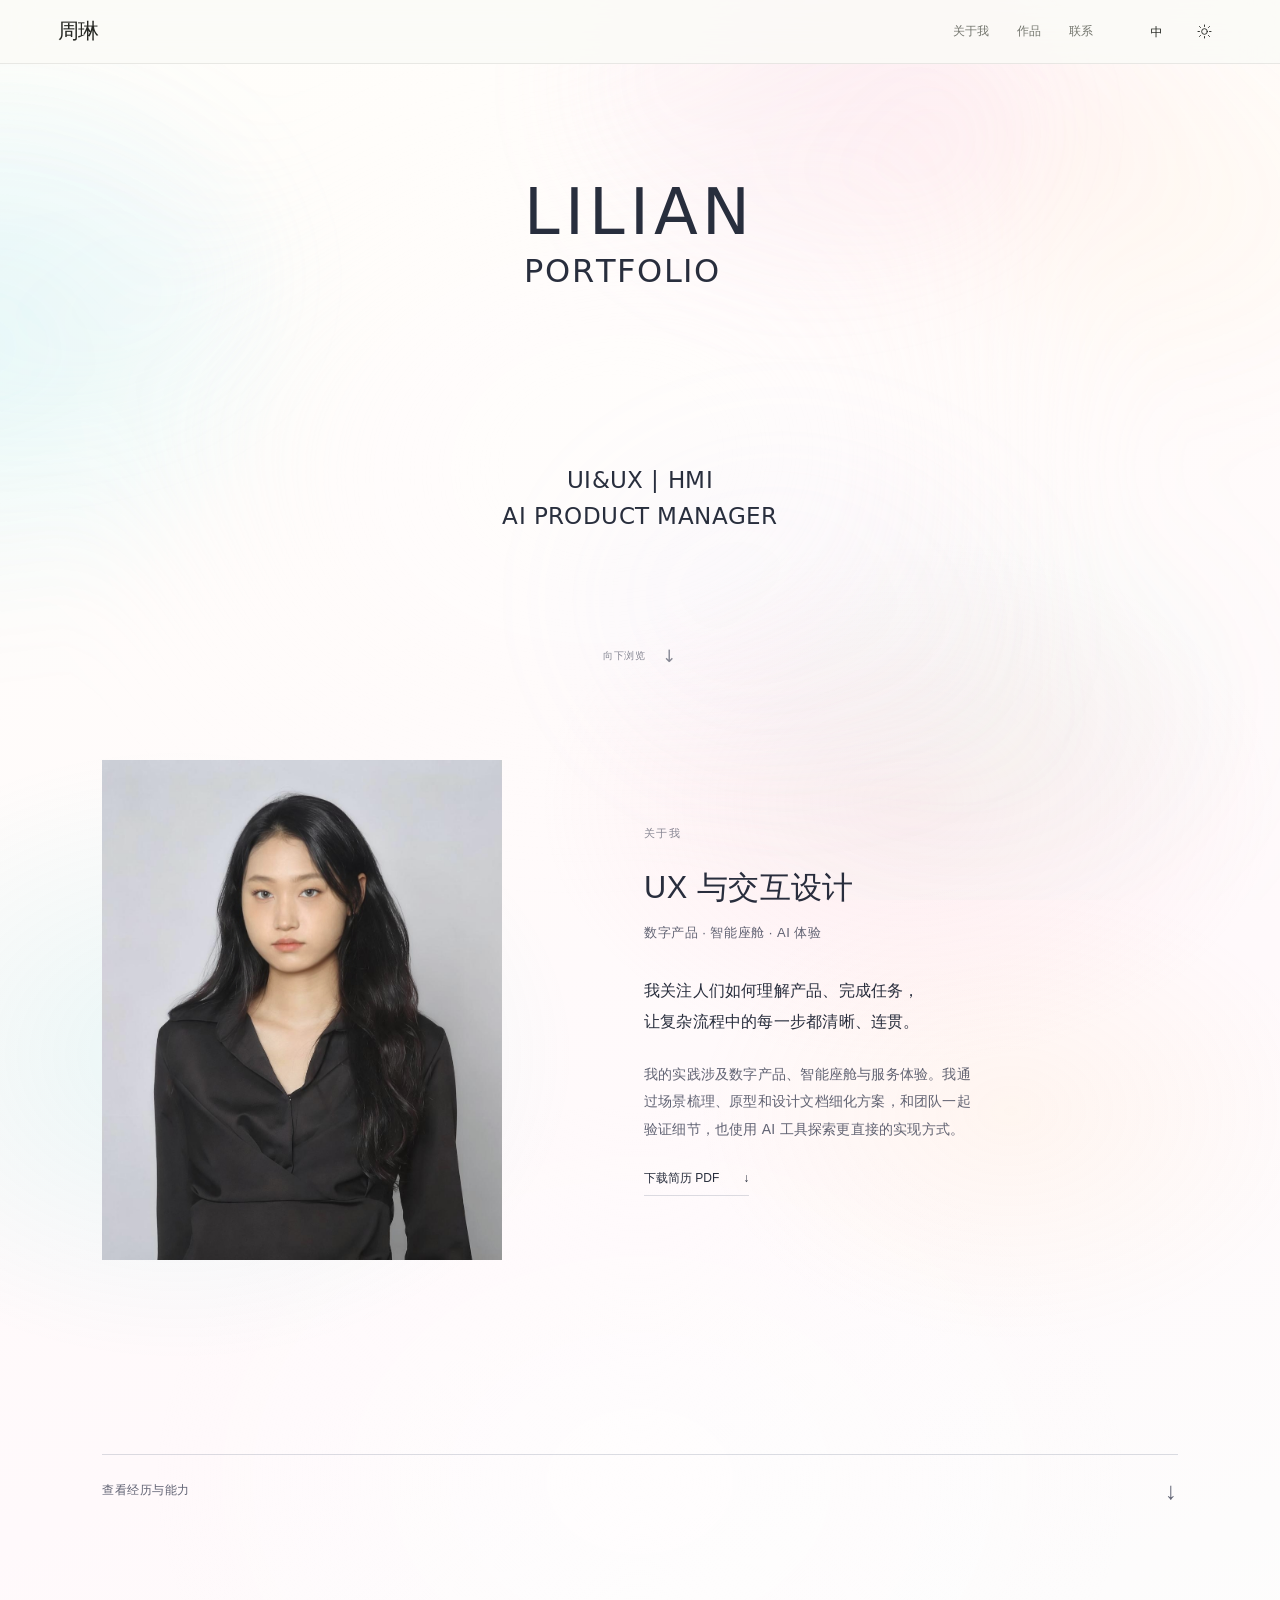
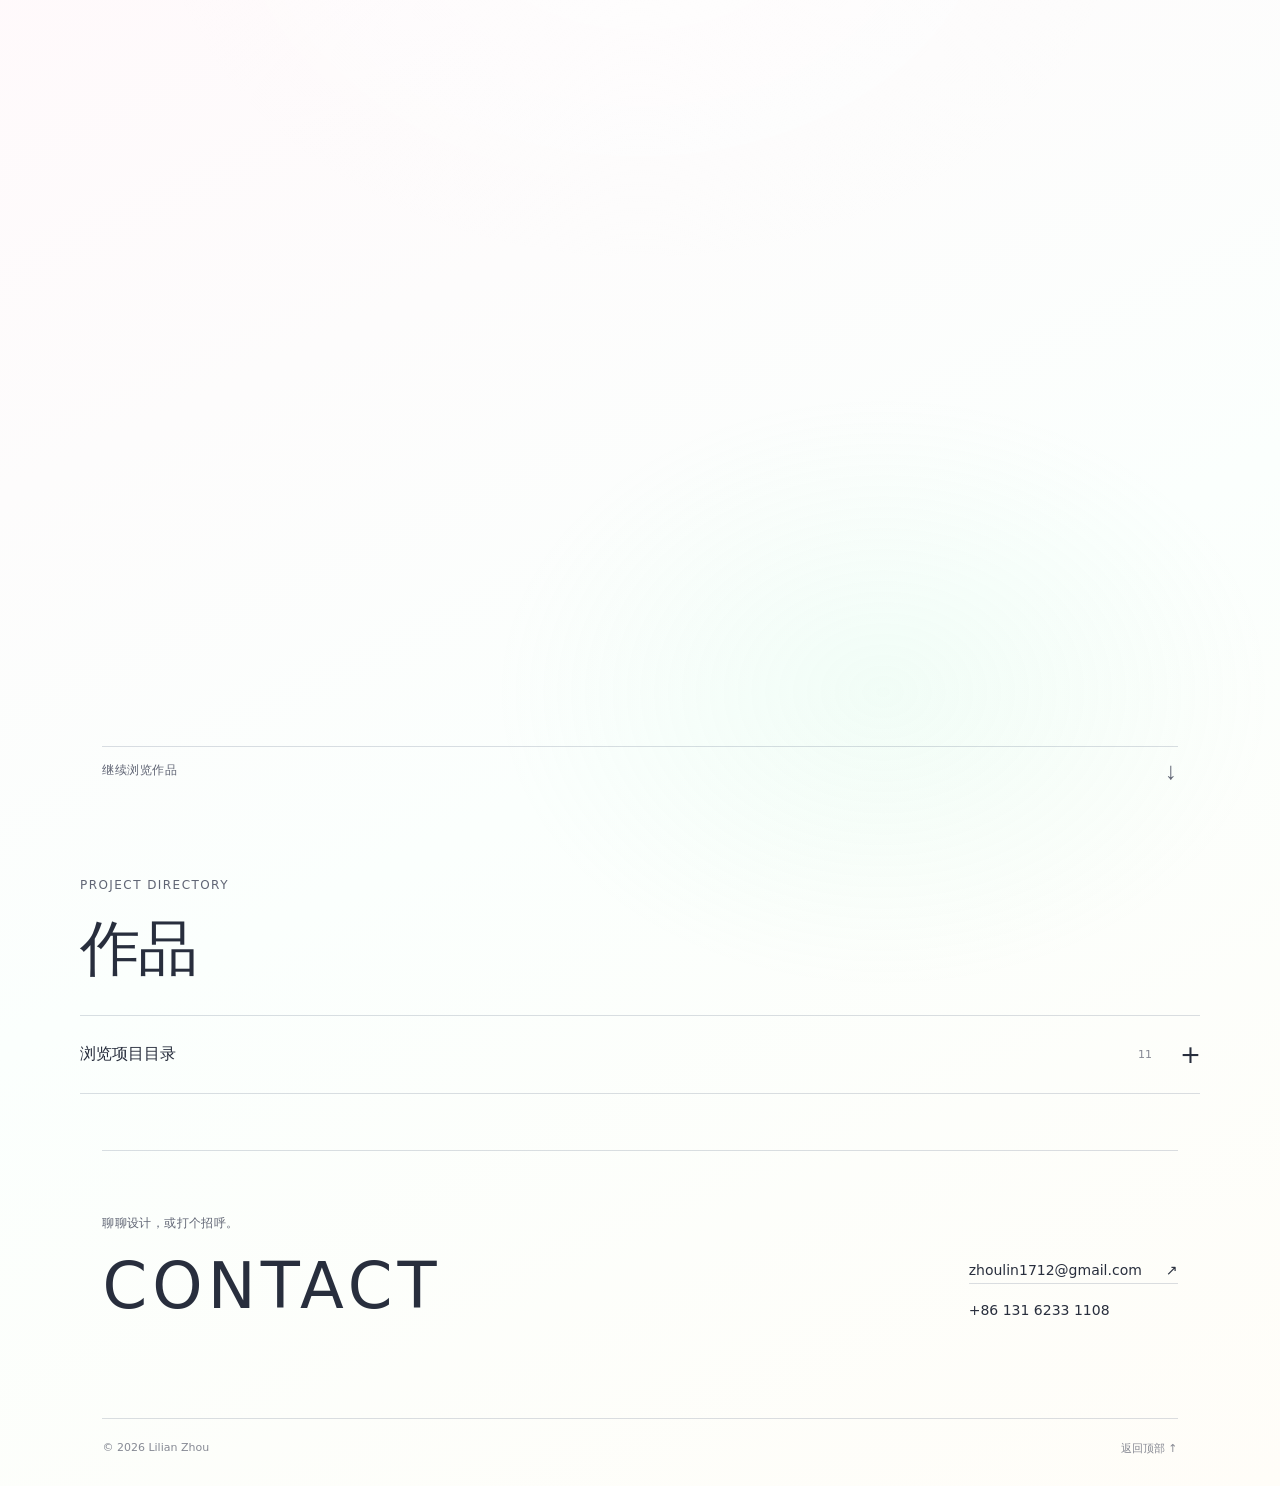
<file: index.html>
<!doctype html>
<html lang="zh-CN">
  <head>
    <meta charset="utf-8">
    <meta name="viewport" content="width=device-width, initial-scale=1">
    <meta name="description" content="周琳 Lilian Zhou 的 UX 与交互设计作品集，涵盖数字产品、智能座舱、AI 体验与服务设计。">
    <title>Lilian Portfolio — 周琳</title>
    <link rel="icon" type="image/png" href="assets/favicon.png?v=thermal-liquid-3">
    <link rel="apple-touch-icon" href="assets/favicon.png?v=thermal-liquid-3">
    <link rel="stylesheet" href="styles.css?v=portfolio-20261022">
    <link rel="stylesheet" href="portfolio.css?v=about-cv-20261022">
    <link rel="stylesheet" href="ambient.css?v=pointer-polish-20261022">
    <link rel="stylesheet" href="header-behavior.css?v=header-20261022">
    <link rel="stylesheet" href="click-feedback.css?v=pointer-polish-20261022">
    <link rel="stylesheet" href="cv-layout.css?v=cv-inline-20261027">
    <link rel="stylesheet" href="section-navigation.css?v=cv-pages-20261023">
  <link rel="stylesheet" href="global-header.css?v=nav-refined-20261023"><link rel="stylesheet" href="project-directory.css?v=work-entry-20261023"></head>
  <body data-nav-context="home" data-theme="light" class="portfolio-home" data-active-section="home">
    <a class="skip-link" href="#project" data-i18n="nav.skip">跳至作品</a>
    <div class="ambient" aria-hidden="true"><span class="glow glow-a"></span><span class="glow glow-b"></span><span class="glow glow-c"></span></div>
    <header class="global-header">
  <div class="global-header-inner">
    <a class="global-brand" href="#home" data-section-link aria-label="周琳 · 首页">周琳</a>
    <nav class="global-nav" id="global-navigation" aria-label="主导航">
        <a href="#about" data-nav="about" data-section-link>关于我</a>
        <a href="work.html" data-nav="work">作品</a>
        <a href="#contact" data-nav="contact" data-section-link>联系</a>
    </nav>
    <div class="global-controls">
      <button id="language" class="language-toggle" type="button" aria-label="Switch to English"><span class="lang-current" aria-hidden="true">中</span></button>
      <button id="theme" class="theme-toggle" type="button" aria-label="切换深色模式" aria-pressed="false">
        <svg class="theme-sun" viewBox="0 0 24 24" fill="none" aria-hidden="true"><circle cx="12" cy="12" r="4"/><path d="M12 2.8v2.1M12 19.1v2.1M4.9 4.9l1.5 1.5M17.6 17.6l1.5 1.5M2.8 12h2.1M19.1 12h2.1M4.9 19.1l1.5-1.5M17.6 6.4l1.5-1.5"/></svg>
        <svg class="theme-moon" viewBox="0 0 24 24" fill="none" aria-hidden="true"><path d="M20.1 14.5A7.9 7.9 0 0 1 9.5 3.9a8.5 8.5 0 1 0 10.6 10.6Z"/></svg>
      </button>
      <button class="global-menu-toggle" type="button" aria-controls="global-navigation" aria-expanded="false"><span data-menu-label>菜单</span><svg viewBox="0 0 24 24" fill="none" aria-hidden="true"><path d="M4 8h16M4 16h16"/></svg></button>
    </div>
  </div>
</header>
    <main id="app">
      <section class="hero" id="home" aria-label="Lilian Portfolio" data-page>
        <div class="hero-title reveal"><h1 data-pluck-text>LILIAN</h1><p data-pluck-text>PORTFOLIO</p></div>
        <div class="hero-role reveal"><span data-pluck-text>UI&amp;UX | HMI</span><strong data-pluck-text>AI PRODUCT MANAGER</strong></div>
        <a class="cover-scroll" href="#about" data-section-link><span data-i18n="hero.scroll">向下浏览</span><span aria-hidden="true">↓</span></a>
      </section>


<section class="section about portfolio-about cv-screen cv-about-screen" id="about" aria-labelledby="about-title" data-page>
  <div class="cv-about-layout">
    <figure class="cv-portrait reveal">
      <img src="assets/lilian-zhou-portrait.jpg" alt="周琳" data-person-portrait width="640" height="800" loading="lazy" decoding="async">
    </figure>
    <div class="cv-intro-column">
      <div class="cv-identity reveal">
        <h2 class="small-name" id="about-title" data-i18n="nav.about">关于我</h2>
      </div>
      <div class="profile-copy reveal">
        <h3 class="profile-direction"><span data-i18n="about.direction1">UX 与交互设计</span><span data-i18n="about.direction2">数字产品 · 智能座舱 · AI 体验</span></h3>
        <p class="profile-lead" data-i18n="about.p2">我关注人们如何理解产品、完成任务，让复杂流程中的每一步都清晰、连贯。</p>
        <p data-i18n="about.p4">我的实践涉及数字产品、智能座舱与服务体验。我通过场景梳理、原型和设计文档细化方案，和团队一起验证细节，也使用 AI 工具探索更直接的实现方式。</p>
      </div>
      <a class="text-link resume-link cv-download reveal" href="assets/resume/zhoulin-hmi-resume.pdf?v=icered-20261111" download><span data-i18n="about.resume">下载简历 PDF</span><span aria-hidden="true">↓</span></a>
    </div>
  </div>
  <a class="section-next cv-next" href="#cv" data-section-link><span data-zh="查看经历与能力" data-en="Explore experience &amp; skills">查看经历与能力</span><span aria-hidden="true">↓</span></a>
</section>

<section class="section portfolio-cv cv-screen cv-resume-screen" id="cv" aria-labelledby="cv-title" data-page>
  <div class="cv-page-heading reveal">
    <span class="small-name" data-i18n="nav.about">关于我</span>
    <h2 id="cv-title" data-zh="经历与能力" data-en="Experience &amp; skills">经历与能力</h2>
  </div>
  <div class="cv-resume-layout">
    <div class="capability-notes reveal">
      <h3 class="cv-label" data-i18n="about.focusLabel">设计能力</h3>
      <dl>
        <div><dt data-i18n="about.focus1Title">场景理解与体验梳理</dt><dd data-i18n="about.focus1Copy">从用户任务与使用场景出发，梳理流程、信息架构和关键触点，找到体验中的衔接问题。</dd></div>
        <div><dt data-i18n="about.focus2Title">交互设计与原型验证</dt><dd data-i18n="about.focus2Copy">设计页面逻辑、系统状态与异常反馈，用可操作原型检查流程，再通过文档与走查推动落地。</dd></div>
        <div><dt data-i18n="about.focus3Title">AI 辅助实现与团队协作</dt><dd data-i18n="about.focus3Copy">使用 AI 工具探索设计转前端，跟进需求、版本和测试反馈，并以英文参与跨团队沟通。</dd></div>
      </dl>
    </div>
    <div class="cv-column">
      <section class="cv-block reveal" aria-labelledby="cv-education-title">
        <h3 class="cv-label" id="cv-education-title" data-i18n="about.educationLabel">教育背景</h3>
        <ol class="resume-list">
          <li class="resume-static"><span class="resume-title"><span class="resume-organization" data-i18n="about.edu1School">英国皇家艺术学院</span> <span class="resume-separator" aria-hidden="true">｜</span> <span data-i18n="about.edu1Degree">信息体验设计硕士</span></span><time class="resume-meta">2024—2025</time></li>
          <li class="resume-static"><span class="resume-title"><span class="resume-organization" data-i18n="about.edu2School">上海工程技术大学</span> <span class="resume-separator" aria-hidden="true">｜</span> <span data-i18n="about.edu2Degree">艺术与科技学士</span></span><time class="resume-meta">2020—2024</time></li>
        </ol>
      </section>
      <section class="cv-block reveal" aria-labelledby="cv-experience-title">
        <h3 class="cv-label" id="cv-experience-title" data-i18n="about.workLabel">工作经历</h3>
        <ol class="resume-list">
          <li><details class="resume-experience" name="cv-experience"><summary class="resume-summary"><span><span class="resume-title"><span class="resume-organization" data-i18n="about.company0">德赛西威</span> <span class="resume-separator" aria-hidden="true">｜</span> <span data-i18n="about.role0">创新体验设计工程师</span></span><time class="resume-meta" data-i18n="about.workDate0">2026.08—至今</time></span><span class="resume-toggle" aria-hidden="true"></span></summary><ul class="resume-description"><li data-i18n="about.workDetail0a">参与车机与二轮车交互、界面适配及 UE 文档交付。</li><li data-i18n="about.workDetail0b">主导生成式 HMI 应用方案，规划实施路径、原型任务与质量标准。</li></ul></details></li>
          <li><details class="resume-experience" name="cv-experience"><summary class="resume-summary"><span><span class="resume-title"><span class="resume-organization" data-i18n="about.company1">ICERED</span> <span class="resume-separator" aria-hidden="true">｜</span> <span data-i18n="about.role1">AI 产品经理</span></span><time class="resume-meta" data-i18n="about.workDate1">2025.08–2026.08</time></span><span class="resume-toggle" aria-hidden="true"></span></summary><ul class="resume-description"><li data-i18n="about.workDetail1a">将用户反馈转为需求与交互流程，使用 AI 工具推进可测试前端原型。</li><li data-i18n="about.workDetail1b">参与上线前测试与问题验收，以英文协同海外团队对齐范围与版本。</li></ul></details></li>
          <li><details class="resume-experience" name="cv-experience"><summary class="resume-summary"><span><span class="resume-title"><span class="resume-organization" data-i18n="about.company2">蔚来汽车</span> <span class="resume-separator" aria-hidden="true">｜</span> <span data-i18n="about.role2">服务设计实习生</span></span><time class="resume-meta" data-i18n="about.workDate2">2024.04—2024.08</time></span><span class="resume-toggle" aria-hidden="true"></span></summary><ul class="resume-description"><li data-i18n="about.workDetail2a">参与年检旅程与服务蓝图梳理，将线下服务转为 App 流程。</li><li data-i18n="about.workDetail2b">参与字段、状态与异常设计，协同产品、客服及供应商走查验证。</li></ul></details></li>
        </ol>
      </section>
      <div class="cv-language reveal"><span class="cv-label" data-i18n="about.languageLabel">语言</span><p data-i18n="about.languages">普通话 · 英语跨团队沟通</p></div>
    </div>
  </div>
  <a class="section-next cv-next" href="#project" data-section-link><span data-i18n="about.next">继续浏览作品</span><span aria-hidden="true">↓</span></a>
</section>


      <section class="section portfolio-directory" id="project" aria-labelledby="project-title" data-page>
  <div class="directory-heading"><span class="small-name">PROJECT DIRECTORY</span><h2 id="project-title" data-zh="作品" data-en="Work">作品</h2></div>
  <details class="project-directory" id="projectDirectory">
    <summary><span data-zh="浏览项目目录" data-en="Browse project directory">浏览项目目录</span><span class="directory-summary-end"><span class="directory-count" aria-hidden="true">11</span><span class="directory-toggle" aria-hidden="true">+</span></span></summary>
    <div class="project-directory-list" id="projectDirectoryList"></div>
  </details>
</section>

      <section class="section portfolio-contact" id="contact" aria-labelledby="contact-title" data-page><div class="section-heading"><span class="small-name" data-i18n="contact.kicker">聊聊设计，或打个招呼。</span><h2 id="contact-title">CONTACT</h2></div><div class="contact-copy"><a class="text-link" href="mailto:zhoulin1712@gmail.com">zhoulin1712@gmail.com <span aria-hidden="true">↗</span></a><a href="tel:+8613162331108">+86 131 6233 1108</a></div></section>
    </main>
    <nav class="section-pager" aria-label="分屏导航"><span>01 / 05</span><a href="#about" data-section-link aria-label="浏览下一屏">↓</a></nav>
    <footer class="portfolio-footer"><span>© 2026 Lilian Zhou</span><a href="#home" data-i18n="footer.top">返回顶部 ↑</a></footer>
    <script src="project-data.js?v=portfolio-20261022"></script>
    <script src="ea01u-data.js?v=portfolio-20261022"></script>
    <script src="career-projects.js?v=icered-20261111"></script>
    <script src="script.js?v=icered-20261111"></script>
    <script src="ambient.js?v=pointer-polish-20261022"></script>
    <script src="header-behavior.js?v=header-20261022"></script>
    <script src="click-feedback.js?v=pointer-polish-20261022"></script>
    <script src="project-directory.js?v=work-entry-20261023"></script>
    <script src="section-navigation.js?v=work-entry-nav-20261023"></script>
  <script src="global-header.js?v=about-20261026"></script></body>
</html>
</file>
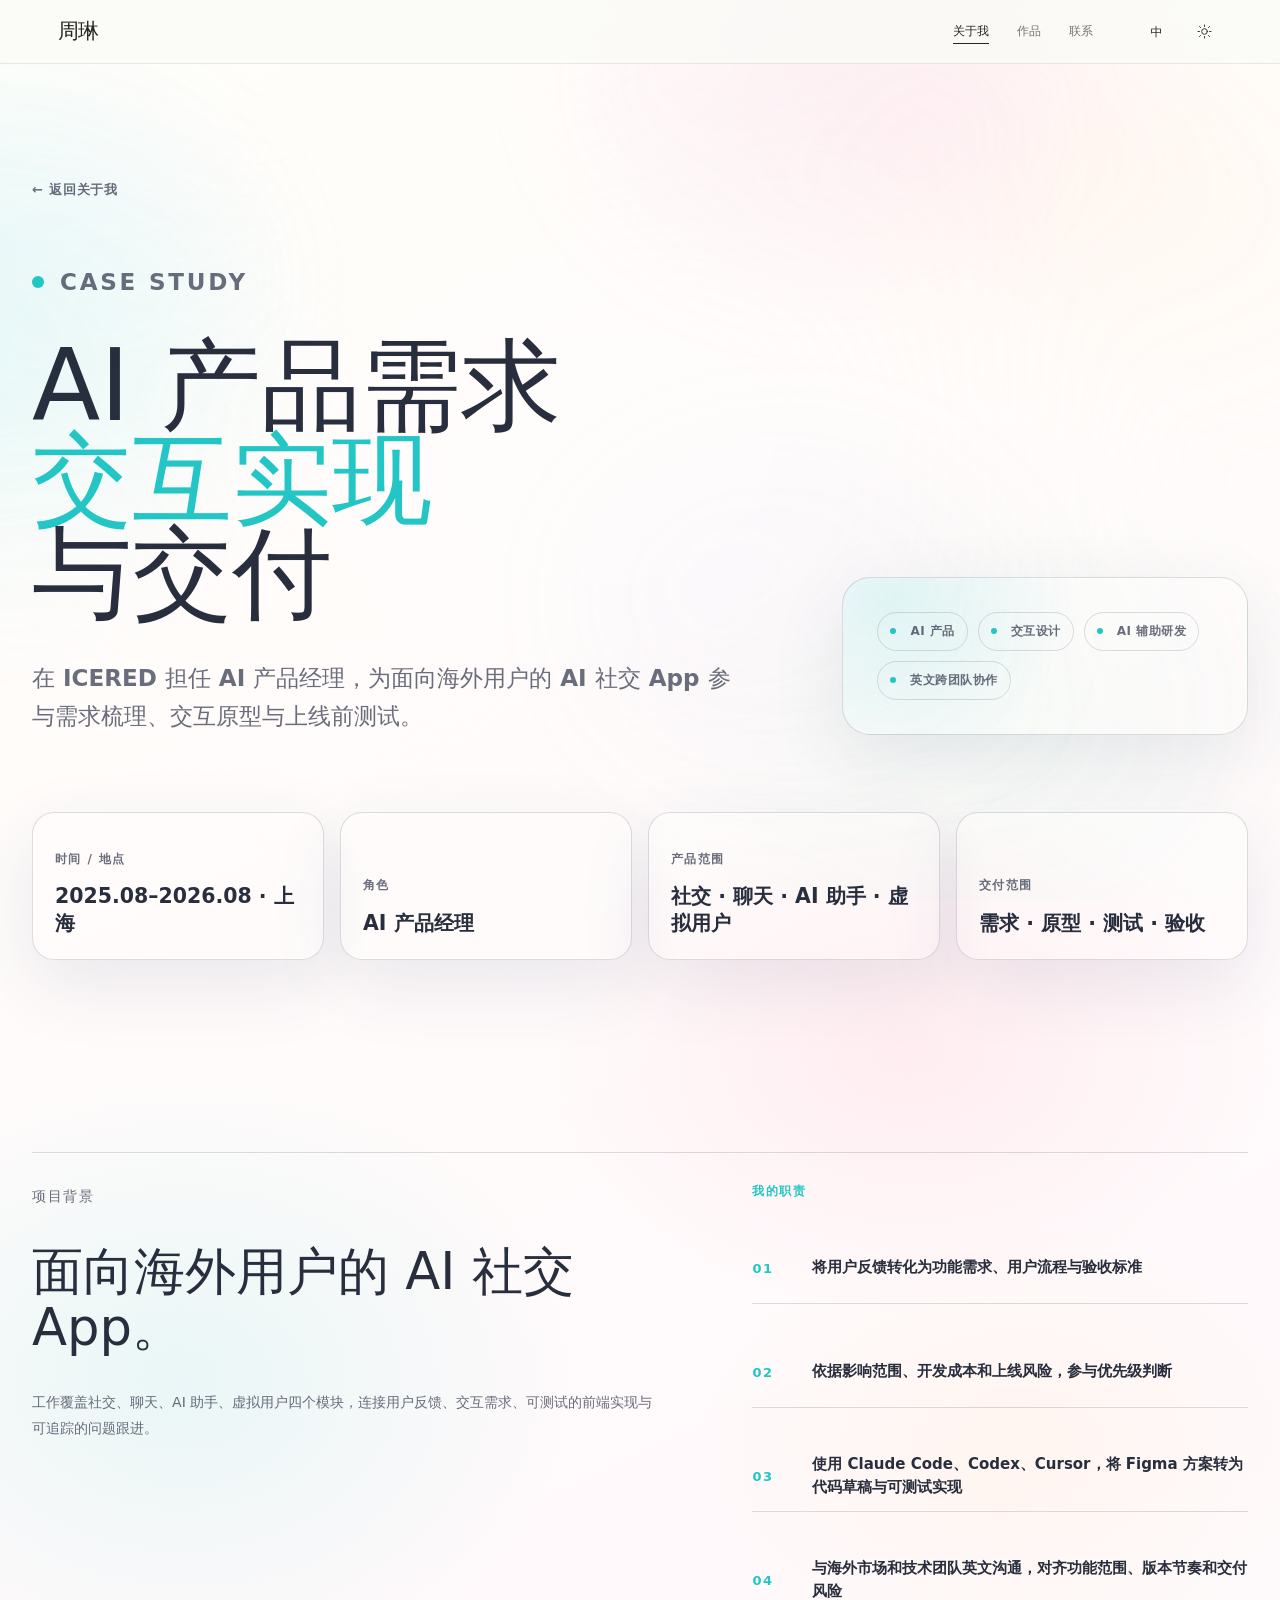
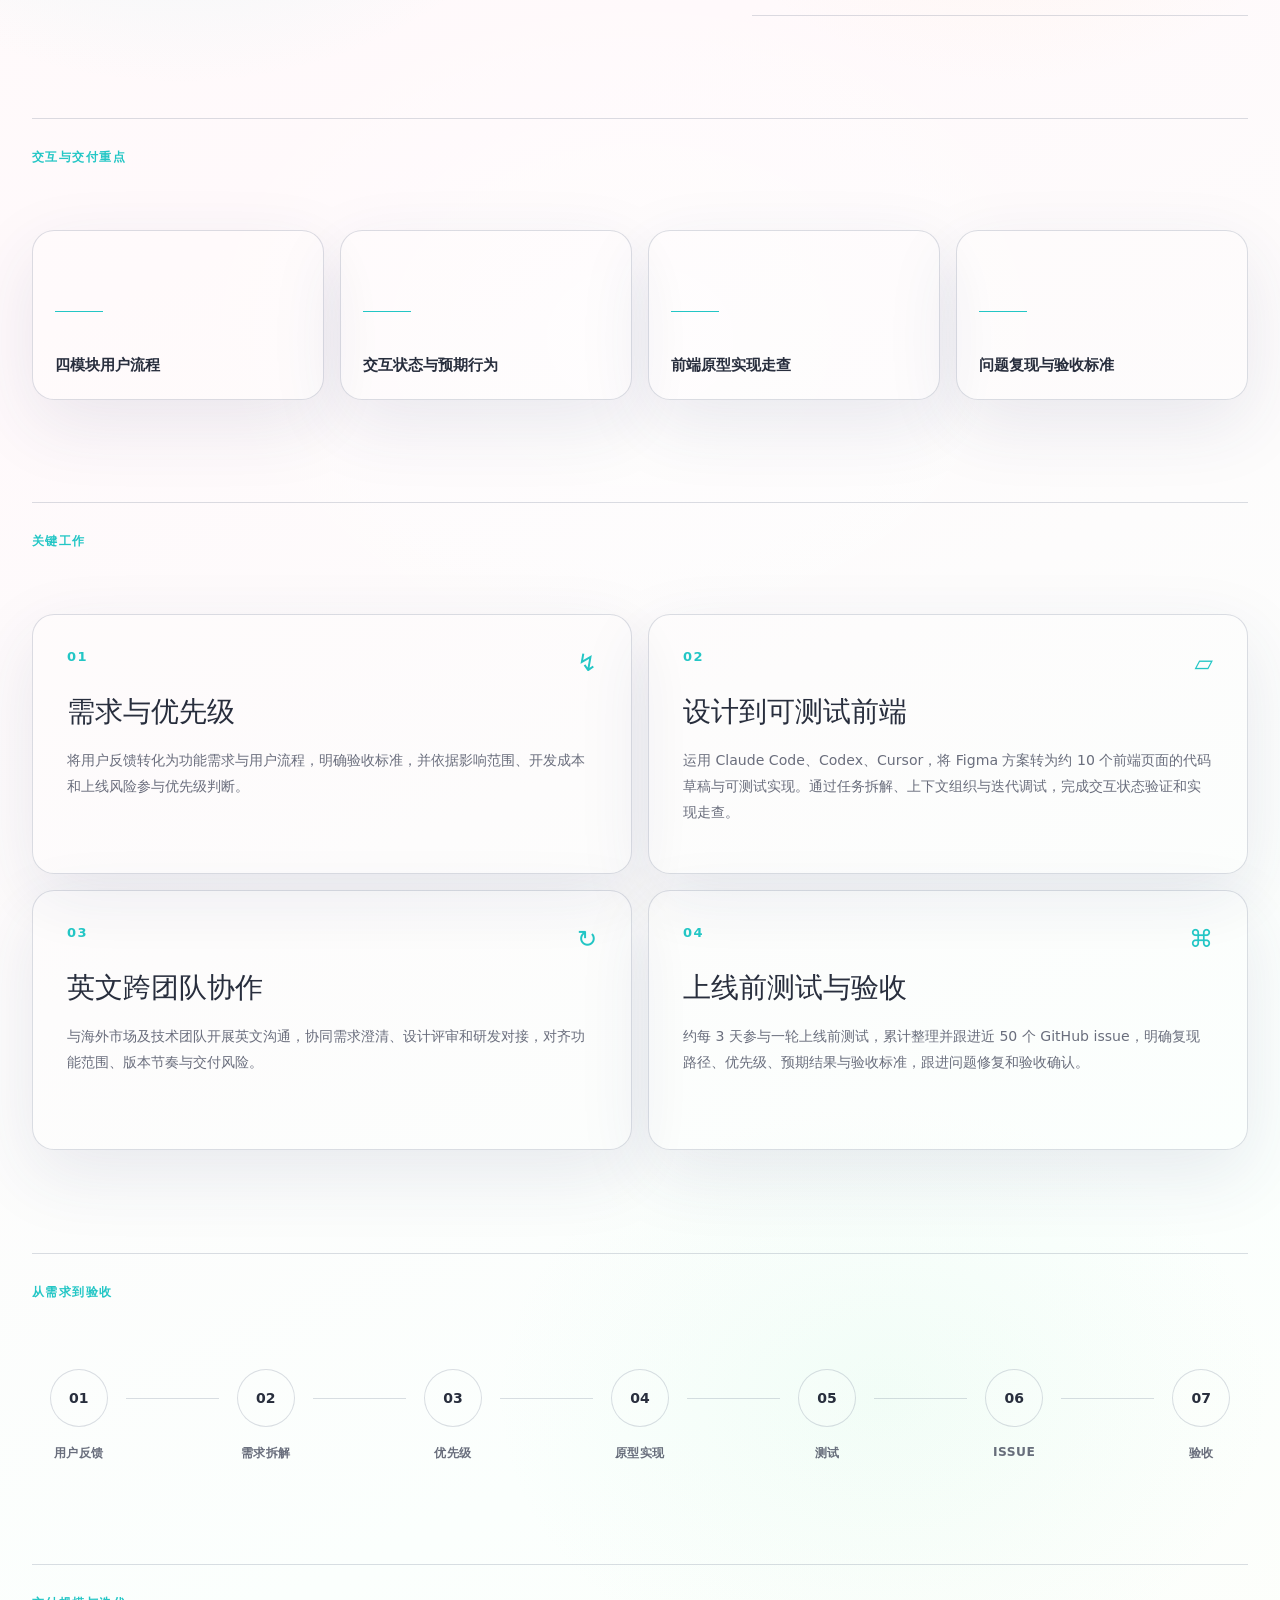
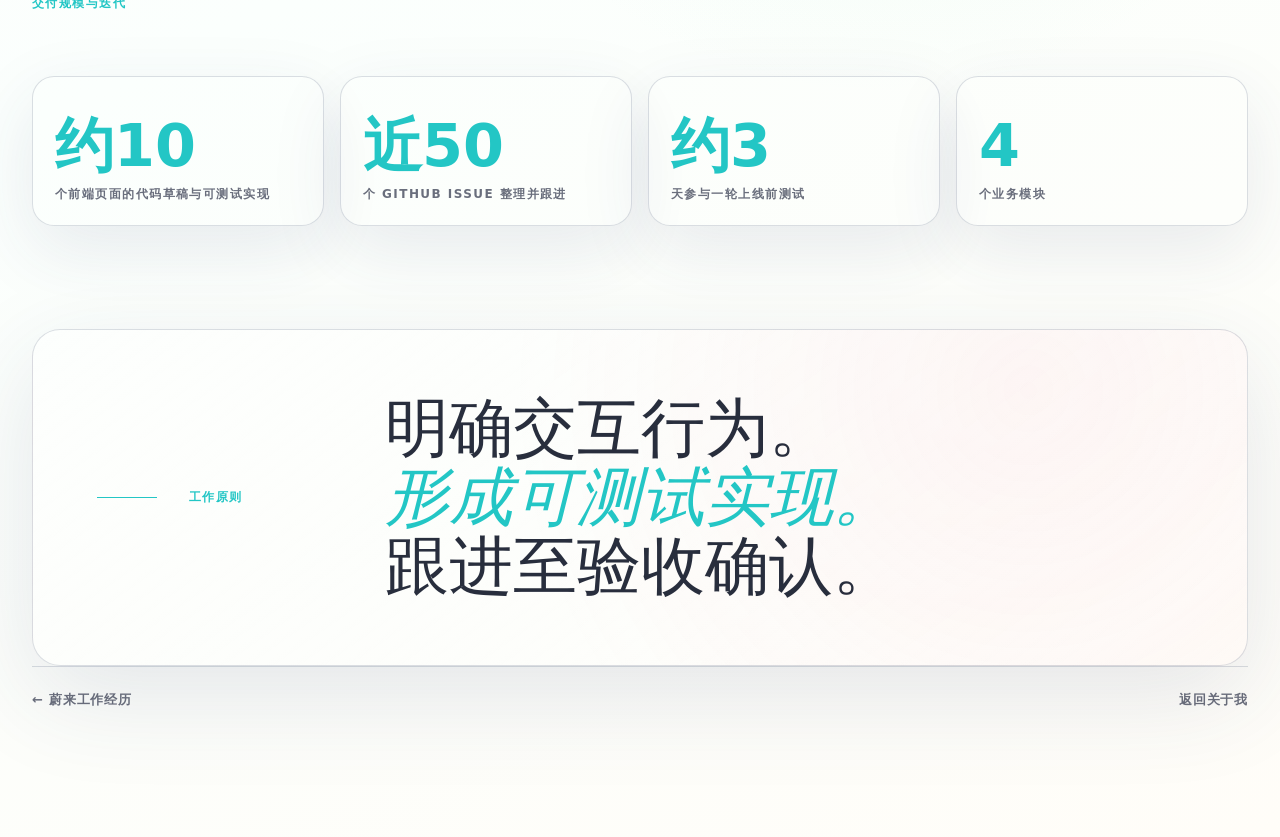
<file: work/icered/index.html>
<!doctype html>
<html lang="zh-CN">
  <head>
    <meta charset="utf-8">
    <meta name="viewport" content="width=device-width, initial-scale=1">
    <base href="../../">
    <meta
      name="description"
      content="ICERED AI 产品经理经历，2025.08–2026.08：海外 AI 社交产品需求、交互原型、AI 辅助研发与测试验收。"
    >
    <title>ICERED · 周琳作品集</title>
    <link rel="icon" type="image/png" href="assets/favicon.png?v=hmi-20261022">
    <link rel="apple-touch-icon" href="assets/favicon.png?v=hmi-20261022">
    <link rel="stylesheet" href="styles.css?v=hmi-20261022">
    <link rel="stylesheet" href="career.css?v=hmi-20261022">
    <link rel="stylesheet" href="ambient.css?v=pointer-polish-20261022">
    <link rel="stylesheet" href="header-behavior.css?v=header-20261022">
    <link rel="stylesheet" href="click-feedback.css?v=pointer-polish-20261022">
  <link rel="stylesheet" href="global-header.css?v=nav-refined-20261023"></head>
  <body data-nav-context="about" data-theme="light" class="project-page experience-page">
    <div class="ambient" aria-hidden="true">
      <span class="glow glow-a"></span>
      <span class="glow glow-b"></span>
      <span class="glow glow-c"></span>
    </div>

    <header class="global-header">
  <div class="global-header-inner">
    <a class="global-brand" href="index.html#home" aria-label="周琳 · 首页">周琳</a>
    <nav class="global-nav" id="global-navigation" aria-label="主导航">
        <a href="index.html#about" data-nav="about">关于我</a>
        <a href="work.html" data-nav="work">作品</a>
        <a href="index.html#contact" data-nav="contact">联系</a>
    </nav>
    <div class="global-controls">
      <button id="language" class="language-toggle" type="button" aria-label="Switch to English"><span class="lang-current" aria-hidden="true">中</span></button>
      <button id="theme" class="theme-toggle" type="button" aria-label="切换深色模式" aria-pressed="false">
        <svg class="theme-sun" viewBox="0 0 24 24" fill="none" aria-hidden="true"><circle cx="12" cy="12" r="4"/><path d="M12 2.8v2.1M12 19.1v2.1M4.9 4.9l1.5 1.5M17.6 17.6l1.5 1.5M2.8 12h2.1M19.1 12h2.1M4.9 19.1l1.5-1.5M17.6 6.4l1.5-1.5"/></svg>
        <svg class="theme-moon" viewBox="0 0 24 24" fill="none" aria-hidden="true"><path d="M20.1 14.5A7.9 7.9 0 0 1 9.5 3.9a8.5 8.5 0 1 0 10.6 10.6Z"/></svg>
      </button>
      <button class="global-menu-toggle" type="button" aria-controls="global-navigation" aria-expanded="false"><span data-menu-label>菜单</span><svg viewBox="0 0 24 24" fill="none" aria-hidden="true"><path d="M4 8h16M4 16h16"/></svg></button>
    </div>
  </div>
</header>

    <main class="experience-detail" id="experienceDetail">
      <p class="detail-loading" data-i18n="experience.loading">正在加载经历...</p>
    </main>

    <script src="experience-detail.js?v=icered-20261111"></script>
    <script src="ambient.js?v=pointer-polish-20261022"></script>
    <script src="header-behavior.js?v=header-20261022"></script>
    <script src="click-feedback.js?v=pointer-polish-20261022"></script>
  <script src="global-header.js?v=about-20261026"></script></body>
</html>
</file>
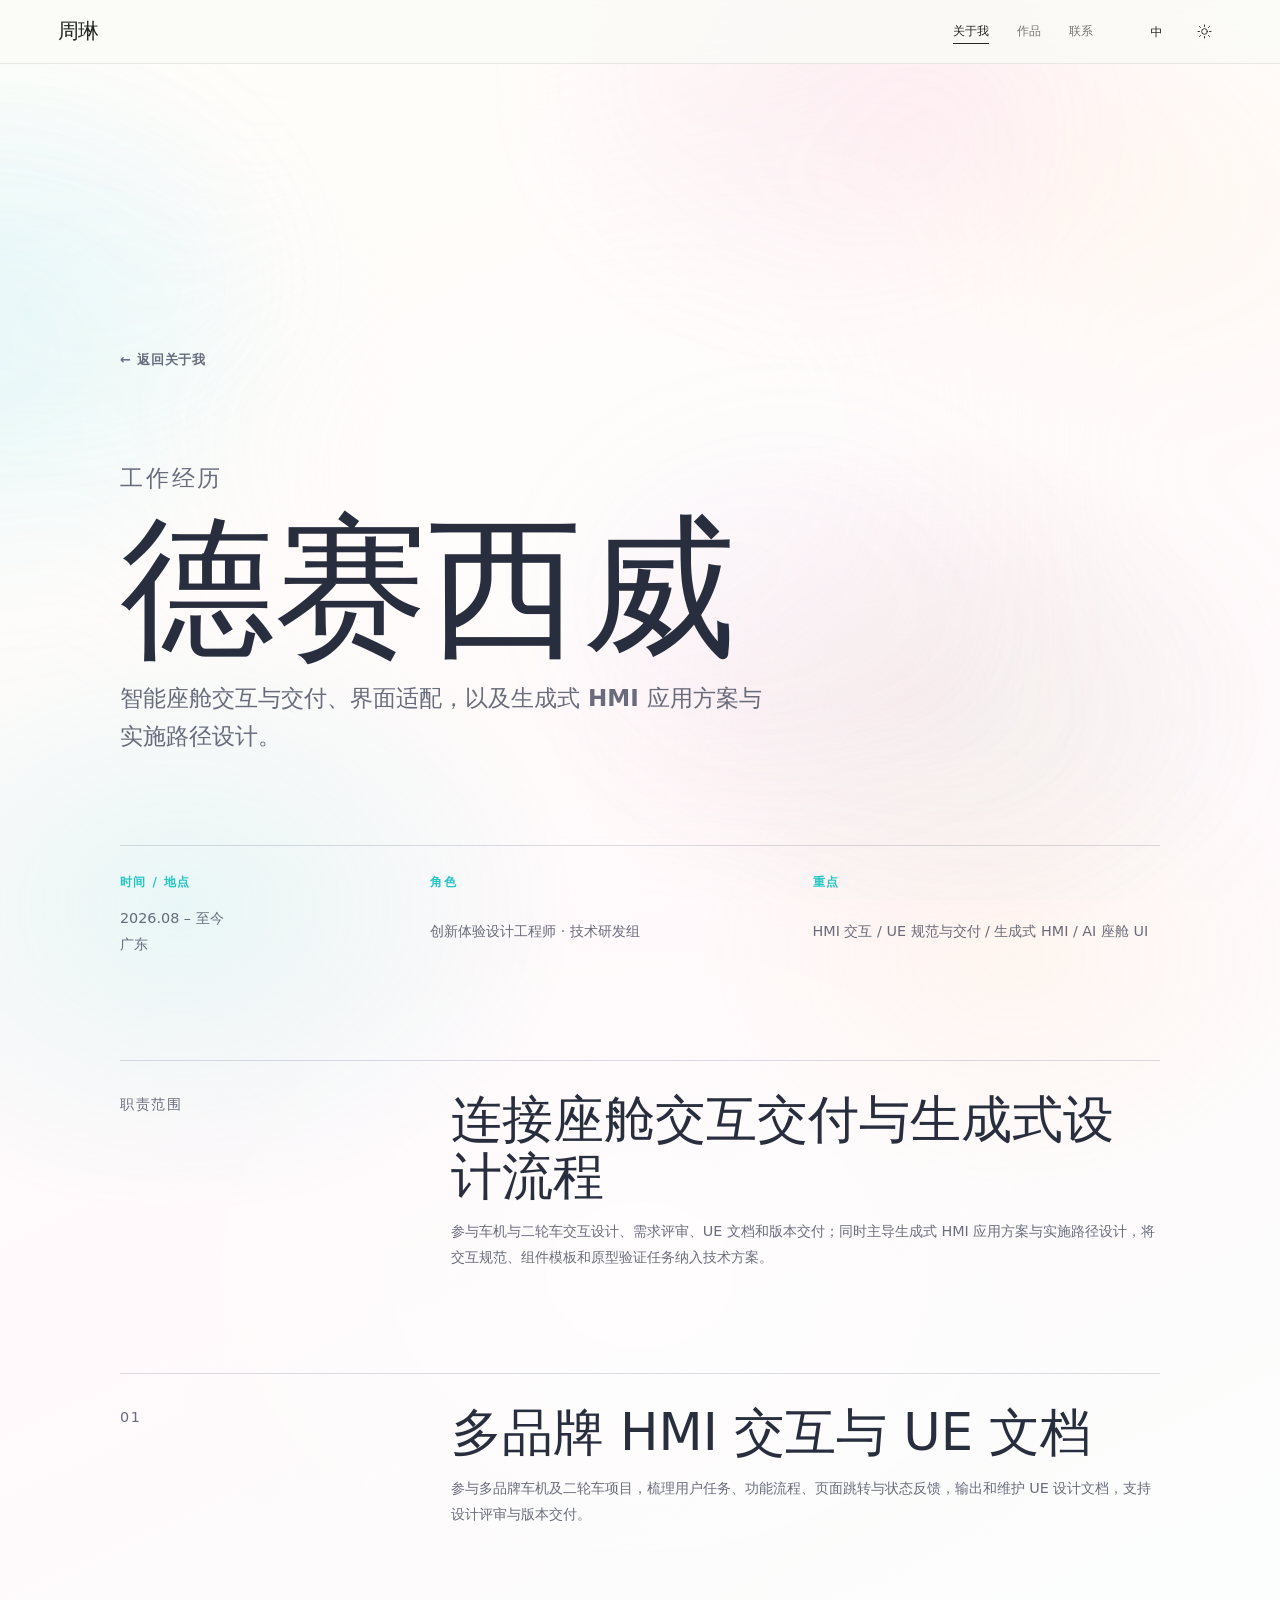
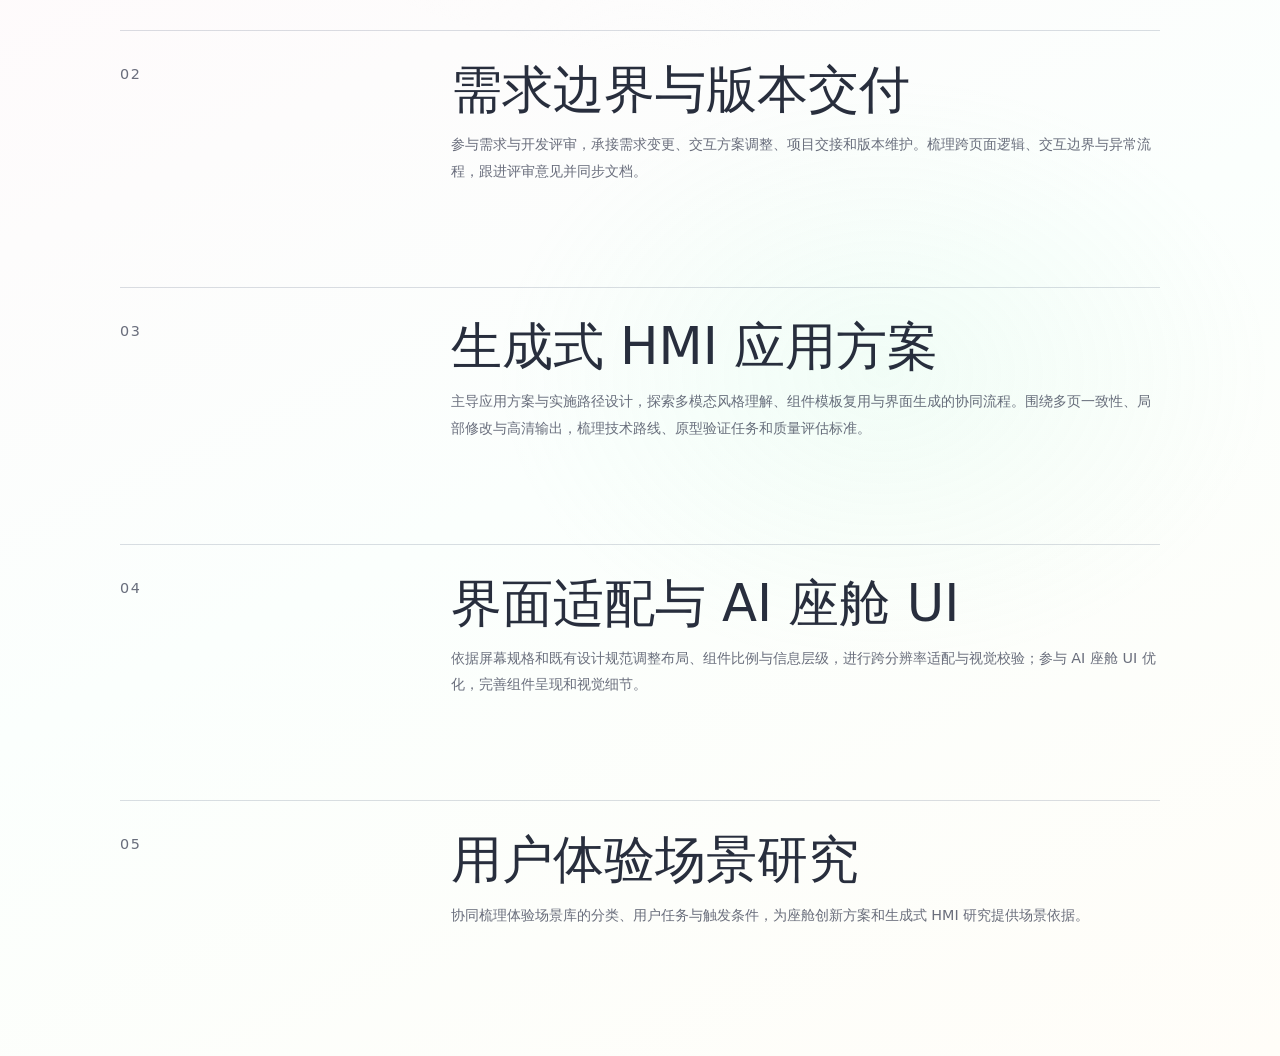
<file: experience.html>
<!doctype html>
<html lang="zh-CN">
  <head>
    <meta charset="utf-8">
    <meta name="viewport" content="width=device-width, initial-scale=1">
    <meta
      name="description"
      content="周琳的工作经历：德赛西威智能座舱 HMI 交互与生成式 HMI 方案、ICERED AI 产品，以及蔚来服务设计。"
    >
    <title>工作经历 · 周琳作品集</title>
    <link rel="icon" type="image/png" href="assets/favicon.png?v=hmi-20261022">
    <link rel="apple-touch-icon" href="assets/favicon.png?v=hmi-20261022">
    <link rel="stylesheet" href="styles.css?v=hmi-20261022">
    <link rel="stylesheet" href="career.css?v=hmi-20261022">
    <link rel="stylesheet" href="ambient.css?v=pointer-polish-20261022">
    <link rel="stylesheet" href="header-behavior.css?v=header-20261022">
    <link rel="stylesheet" href="click-feedback.css?v=pointer-polish-20261022">
  <link rel="stylesheet" href="global-header.css?v=nav-refined-20261023"></head>
  <body data-nav-context="about" data-theme="light" class="project-page experience-page">
    <div class="ambient" aria-hidden="true">
      <span class="glow glow-a"></span>
      <span class="glow glow-b"></span>
      <span class="glow glow-c"></span>
    </div>

    <header class="global-header">
  <div class="global-header-inner">
    <a class="global-brand" href="index.html#home" aria-label="周琳 · 首页">周琳</a>
    <nav class="global-nav" id="global-navigation" aria-label="主导航">
        <a href="index.html#about" data-nav="about">关于我</a>
        <a href="work.html" data-nav="work">作品</a>
        <a href="index.html#contact" data-nav="contact">联系</a>
    </nav>
    <div class="global-controls">
      <button id="language" class="language-toggle" type="button" aria-label="Switch to English"><span class="lang-current" aria-hidden="true">中</span></button>
      <button id="theme" class="theme-toggle" type="button" aria-label="切换深色模式" aria-pressed="false">
        <svg class="theme-sun" viewBox="0 0 24 24" fill="none" aria-hidden="true"><circle cx="12" cy="12" r="4"/><path d="M12 2.8v2.1M12 19.1v2.1M4.9 4.9l1.5 1.5M17.6 17.6l1.5 1.5M2.8 12h2.1M19.1 12h2.1M4.9 19.1l1.5-1.5M17.6 6.4l1.5-1.5"/></svg>
        <svg class="theme-moon" viewBox="0 0 24 24" fill="none" aria-hidden="true"><path d="M20.1 14.5A7.9 7.9 0 0 1 9.5 3.9a8.5 8.5 0 1 0 10.6 10.6Z"/></svg>
      </button>
      <button class="global-menu-toggle" type="button" aria-controls="global-navigation" aria-expanded="false"><span data-menu-label>菜单</span><svg viewBox="0 0 24 24" fill="none" aria-hidden="true"><path d="M4 8h16M4 16h16"/></svg></button>
    </div>
  </div>
</header>

    <main class="experience-detail" id="experienceDetail">
      <p class="detail-loading" data-i18n="experience.loading">正在加载经历...</p>
    </main>

    <script src="experience-detail.js?v=icered-20261111"></script>
    <script src="ambient.js?v=pointer-polish-20261022"></script>
    <script src="header-behavior.js?v=header-20261022"></script>
    <script src="click-feedback.js?v=pointer-polish-20261022"></script>
  <script src="global-header.js?v=about-20261026"></script></body>
</html>
</file>
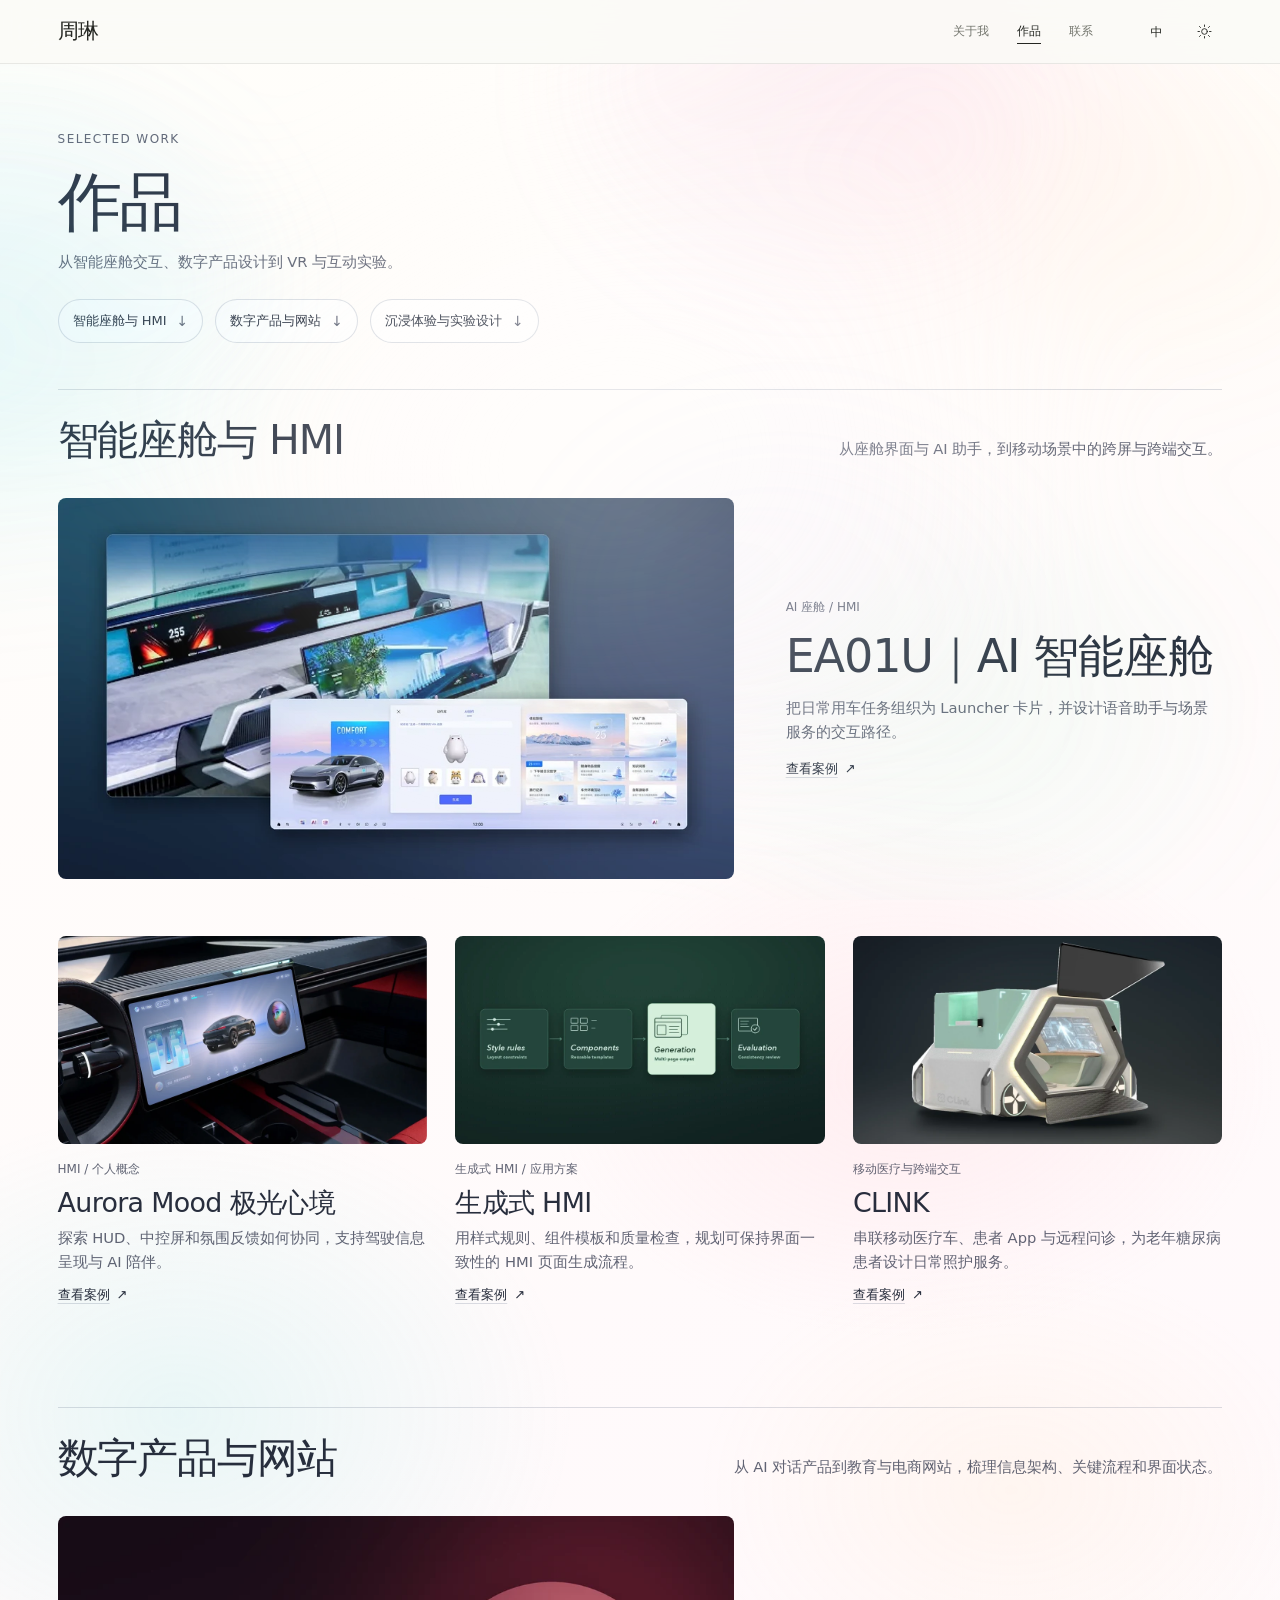
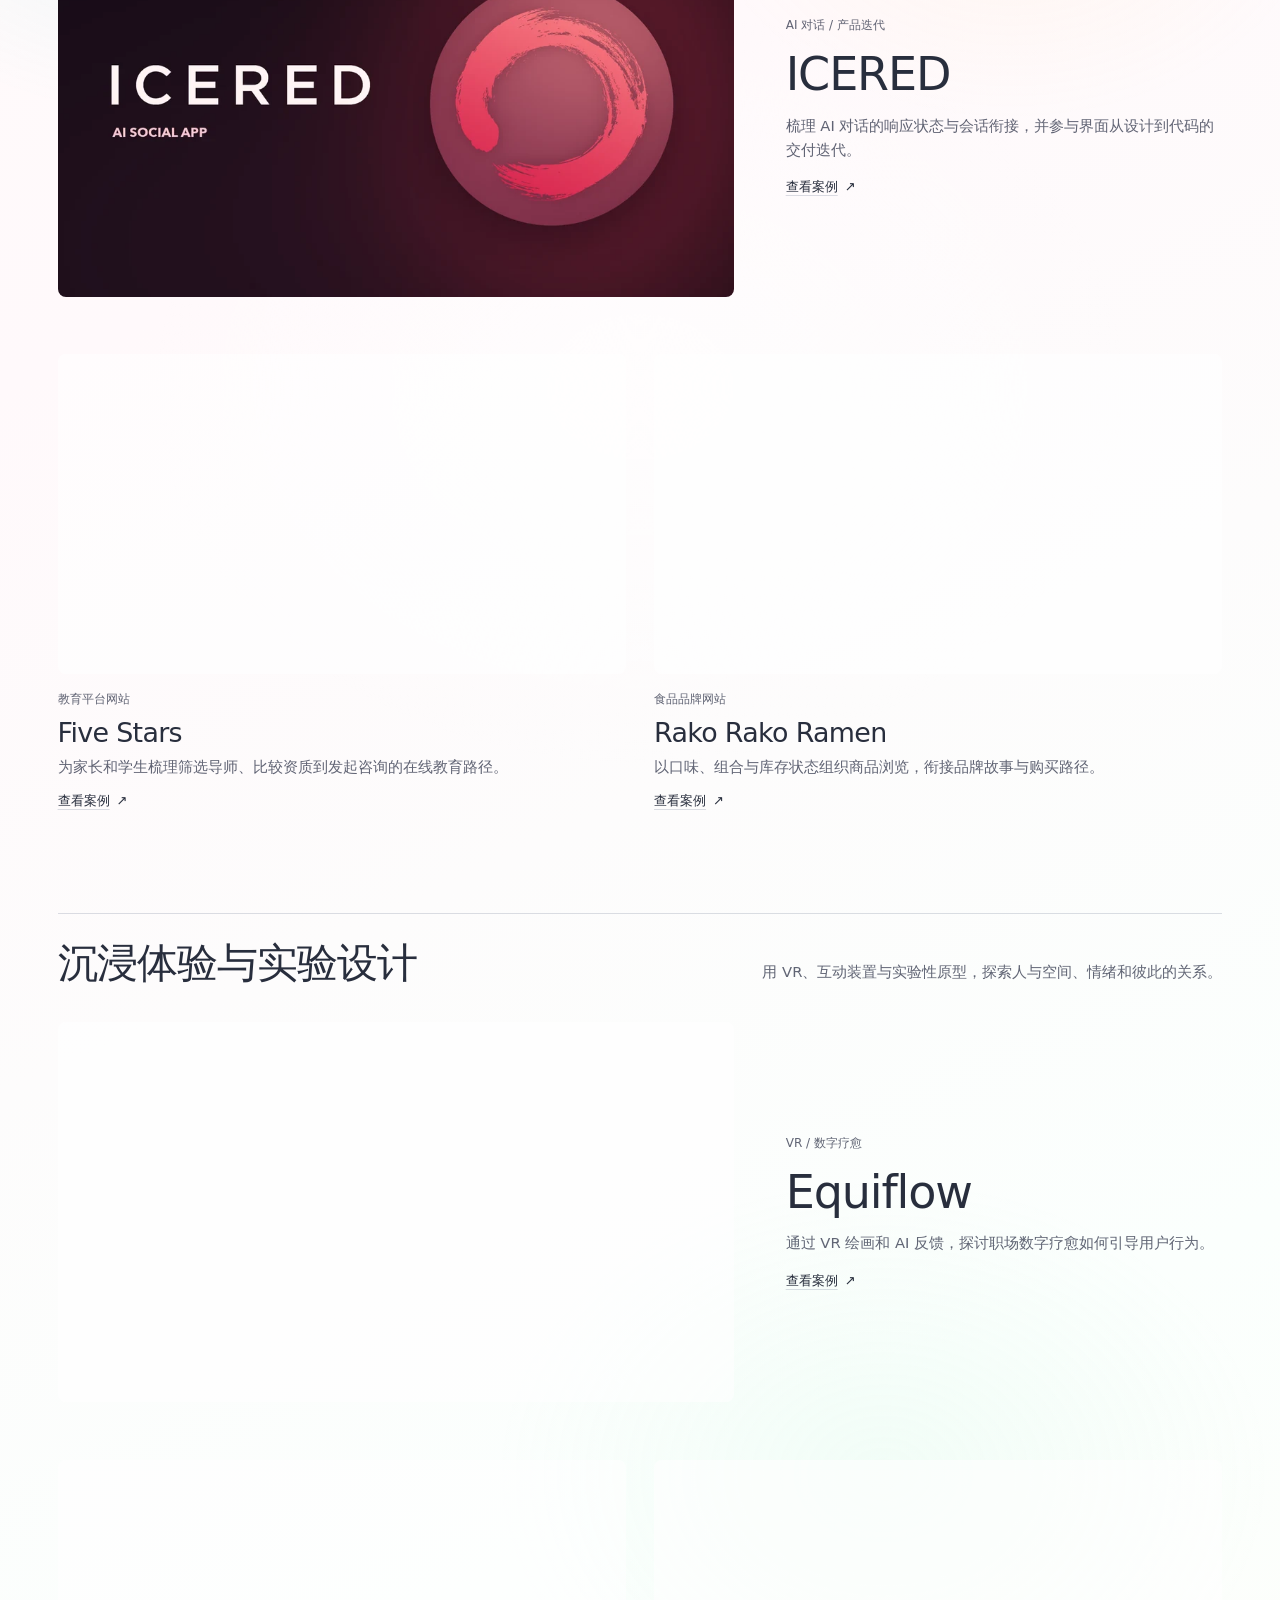
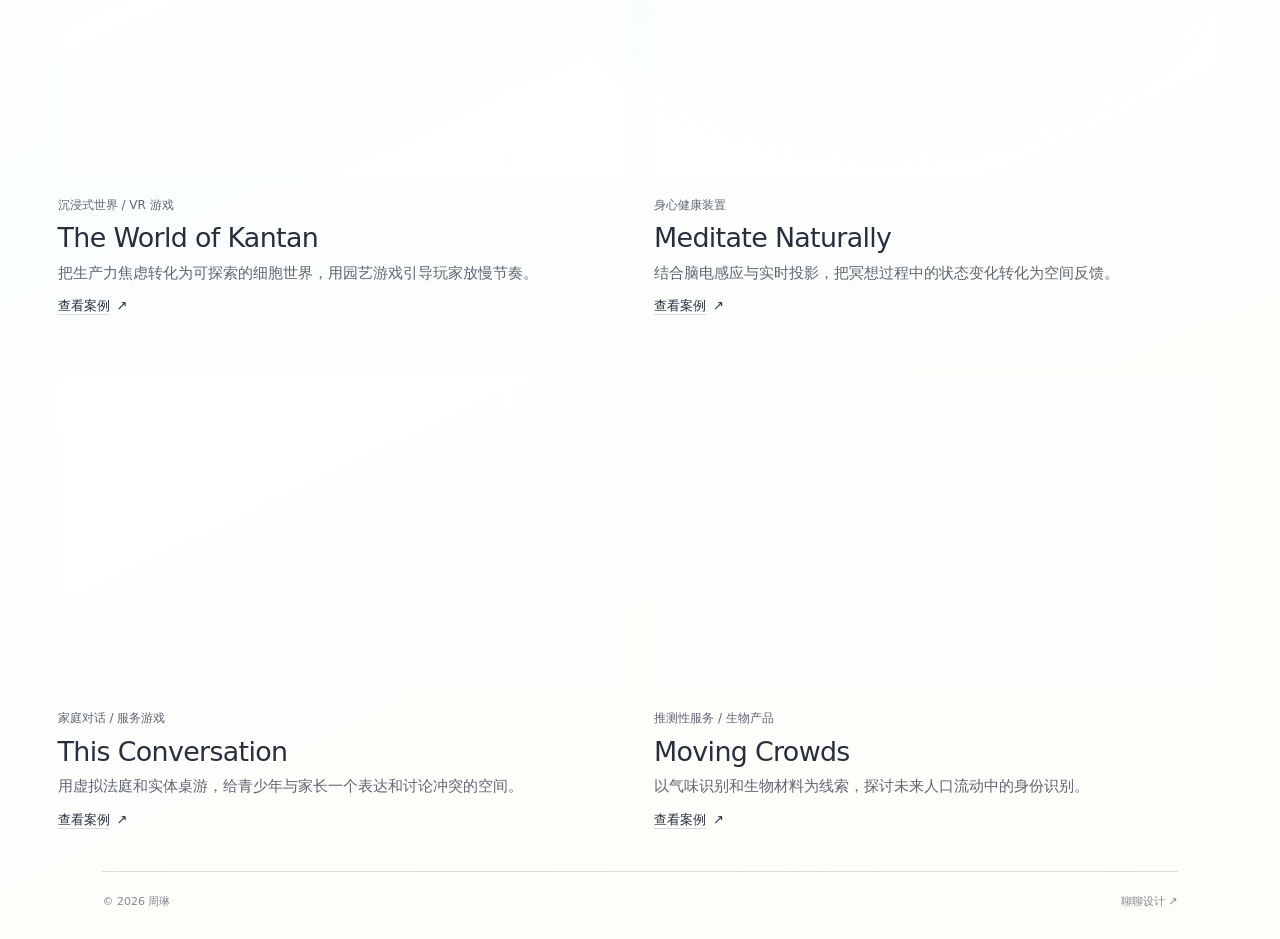
<file: work.html>
<!doctype html>
<html lang="zh-CN"><head>
<meta charset="utf-8"><meta name="viewport" content="width=device-width,initial-scale=1">
<title>作品 · 周琳</title><meta name="description" content="周琳的设计作品集，涵盖智能座舱与 HMI、数字产品与网站、沉浸体验与实验设计。">
<link rel="icon" href="assets/favicon.png?v=thermal-liquid-3">
<link rel="stylesheet" href="styles.css?v=portfolio-20261022">
<link rel="stylesheet" href="portfolio.css?v=about-cv-20261022">
<link rel="stylesheet" href="ambient.css?v=pointer-polish-20261022">
<link rel="stylesheet" href="click-feedback.css?v=pointer-polish-20261022">
<link rel="stylesheet" href="global-header.css?v=nav-refined-20261023">
<link rel="stylesheet" href="work-gallery.css?v=work-categories-20261113">
</head><body class="portfolio-home portfolio-work-page" data-nav-context="work" data-theme="light">
<a class="skip-link" href="#main">跳至作品 / Skip to work</a>
<div class="ambient" aria-hidden="true"><span class="glow glow-a"></span><span class="glow glow-b"></span><span class="glow glow-c"></span></div>
<header class="global-header">
  <div class="global-header-inner">
    <a class="global-brand" href="index.html#home" aria-label="周琳 · 首页">周琳</a>
    <nav class="global-nav" id="global-navigation" aria-label="主导航">
        <a href="index.html#about" data-nav="about">关于我</a>
        <a href="work.html" data-nav="work">作品</a>
        <a href="index.html#contact" data-nav="contact">联系</a>
    </nav>
    <div class="global-controls">
      <button id="language" class="language-toggle" type="button" aria-label="Switch to English"><span class="lang-current" aria-hidden="true">中</span></button>
      <button id="theme" class="theme-toggle" type="button" aria-label="切换深色模式" aria-pressed="false">
        <svg class="theme-sun" viewBox="0 0 24 24" fill="none" aria-hidden="true"><circle cx="12" cy="12" r="4"/><path d="M12 2.8v2.1M12 19.1v2.1M4.9 4.9l1.5 1.5M17.6 17.6l1.5 1.5M2.8 12h2.1M19.1 12h2.1M4.9 19.1l1.5-1.5M17.6 6.4l1.5-1.5"/></svg>
        <svg class="theme-moon" viewBox="0 0 24 24" fill="none" aria-hidden="true"><path d="M20.1 14.5A7.9 7.9 0 0 1 9.5 3.9a8.5 8.5 0 1 0 10.6 10.6Z"/></svg>
      </button>
      <button class="global-menu-toggle" type="button" aria-controls="global-navigation" aria-expanded="false"><span data-menu-label>菜单</span><svg viewBox="0 0 24 24" fill="none" aria-hidden="true"><path d="M4 8h16M4 16h16"/></svg></button>
    </div>
  </div>
</header>
<main id="main">
  <section class="section portfolio-work" id="project" aria-labelledby="project-title">
    <div class="work-section-heading">
      <span class="small-name">SELECTED WORK</span>
      <h1 id="project-title" data-zh="作品" data-en="Work">作品</h1>
      <p data-zh="从智能座舱交互、数字产品设计到 VR 与互动实验。" data-en="Selected projects in automotive HMI, digital product design and immersive experiences.">从智能座舱交互、数字产品设计到 VR 与互动实验。</p>
    </div>

    <nav class="work-category-nav" aria-labelledby="work-category-nav-label">
      <span class="work-visually-hidden" id="work-category-nav-label" data-zh="作品分类" data-en="Work categories">作品分类</span>
      <a href="#vehicle-hmi"><span data-zh="智能座舱与 HMI" data-en="Automotive HMI">智能座舱与 HMI</span><span aria-hidden="true">↓</span></a>
      <a href="#digital-design"><span data-zh="数字产品与网站" data-en="Digital Products &amp; Websites">数字产品与网站</span><span aria-hidden="true">↓</span></a>
      <a href="#immersive-experience"><span data-zh="沉浸体验与实验设计" data-en="Immersive &amp; Experimental Design">沉浸体验与实验设计</span><span aria-hidden="true">↓</span></a>
    </nav>

    <div id="workGallery">
      <section class="work-category" id="vehicle-hmi" aria-labelledby="vehicle-hmi-title">
        <header class="work-category-heading">
          <h2 id="vehicle-hmi-title" data-zh="智能座舱与 HMI" data-en="Automotive HMI">智能座舱与 HMI</h2>
          <p data-zh="从座舱界面与 AI 助手，到移动场景中的跨屏与跨端交互。" data-en="Cockpit interfaces, AI assistants and cross-device interactions in mobility.">从座舱界面与 AI 助手，到移动场景中的跨屏与跨端交互。</p>
        </header>
        <div class="work-gallery-grid"></div>
      </section>

      <section class="work-category" id="digital-design" aria-labelledby="digital-design-title">
        <header class="work-category-heading">
          <h2 id="digital-design-title" data-zh="数字产品与网站" data-en="Digital Products &amp; Websites">数字产品与网站</h2>
          <p data-zh="从 AI 对话产品到教育与电商网站，梳理信息架构、关键流程和界面状态。" data-en="Information architecture, user flows and interface states for AI products, education websites and e-commerce.">从 AI 对话产品到教育与电商网站，梳理信息架构、关键流程和界面状态。</p>
        </header>
        <div class="work-gallery-grid"></div>
      </section>

      <section class="work-category" id="immersive-experience" aria-labelledby="immersive-experience-title">
        <header class="work-category-heading">
          <h2 id="immersive-experience-title" data-zh="沉浸体验与实验设计" data-en="Immersive &amp; Experimental Design">沉浸体验与实验设计</h2>
          <p data-zh="用 VR、互动装置与实验性原型，探索人与空间、情绪和彼此的关系。" data-en="VR, interactive installations and experimental prototypes exploring how people relate to space, emotions and one another.">用 VR、互动装置与实验性原型，探索人与空间、情绪和彼此的关系。</p>
        </header>
        <div class="work-gallery-grid"></div>
      </section>
    </div>
  </section>
</main>
<footer class="portfolio-footer"><span>© 2026 <span data-person-name>周琳</span></span><a href="index.html#contact" data-zh="聊聊设计 ↗" data-en="Let’s talk design ↗">聊聊设计 ↗</a></footer>
<script src="project-data.js?v=portfolio-20261022"></script><script src="ea01u-data.js?v=portfolio-20261022"></script><script src="career-projects.js?v=icered-20261111"></script>
<script src="work-page.js?v=work-entry-20261023"></script><script src="work-gallery.js?v=work-categories-20261113"></script><script src="global-header.js?v=about-20261026"></script>
<script src="ambient.js?v=pointer-polish-20261022"></script><script src="click-feedback.js?v=pointer-polish-20261022"></script>
</body></html>
</file>
<file: styles.css>
:root {
  color-scheme: light;
  --bg: #fffafb;
  --bg-soft: #f8fbff;
  --text: rgba(22, 28, 44, 0.92);
  --text-soft: rgba(36, 42, 64, 0.68);
  --text-faint: rgba(36, 42, 64, 0.48);
  --line: rgba(45, 62, 94, 0.17);
  --accent: #23c6c5;
  --ink: #202940;
  --media-bg: rgba(255, 255, 255, 0.64);
  --max: 960px;
  --left: clamp(32px, 9.4vw, 120px);
  --light-x: 52vw;
  --light-y: 38vh;
  --light-xp: 52%;
  --light-yp: 38%;
  --scroll-glow: 0px;
  --scroll-drift-x: 0px;
  --scroll-drift-y: 0px;
  --orb-a-x: 18%;
  --orb-a-y: 38%;
  --orb-b-x: 50%;
  --orb-b-y: 58%;
  --orb-c-x: 78%;
  --orb-c-y: 26%;
  --orb-rotate: 0deg;
  --orb-scale: 1;
  --heat-condense: 1;
  --heat-bloom: 0px;
  --cursor-alpha: 0;
  --light-angle: 0deg;
  --light-scale-x: 1;
  --light-scale-y: 1;
  --ripple-xp: 50%;
  --ripple-yp: 40%;
  --ripple-alpha: 0;
  --font-display: Avenir Next, Inter, ui-sans-serif, system-ui, -apple-system, BlinkMacSystemFont, "Segoe UI", sans-serif;
  --font-body: Inter, Avenir Next, "PingFang SC", "Microsoft YaHei", ui-sans-serif, system-ui, sans-serif;
  --section-gap: clamp(92px, 12vw, 180px);
  background: var(--bg);
  font-family: var(--font-body);
  color: var(--text);
}

* {
  box-sizing: border-box;
}

html {
  min-height: 100%;
  scroll-behavior: smooth;
}

body {
  position: relative;
  min-height: 100vh;
  margin: 0;
  overflow-x: hidden;
  color: var(--text);
  background:
    radial-gradient(ellipse 26vw 18vw at var(--ripple-xp) var(--ripple-yp), rgba(255, 255, 255, calc(var(--ripple-alpha) * 0.62)), transparent 70%),
    radial-gradient(ellipse 34vw 24vw at calc(var(--ripple-xp) + 8%) calc(var(--ripple-yp) + 4%), rgba(79, 221, 207, calc(var(--ripple-alpha) * 0.13)), transparent 74%),
    radial-gradient(ellipse 28vw 20vw at calc(var(--ripple-xp) - 10%) calc(var(--ripple-yp) - 7%), rgba(255, 183, 138, calc(var(--ripple-alpha) * 0.1)), transparent 76%),
    radial-gradient(ellipse calc(42vw / var(--heat-condense)) calc(30vw / var(--heat-condense)) at var(--orb-c-x) var(--orb-c-y), rgba(255, 171, 188, 0.17), transparent 72%),
    radial-gradient(ellipse calc(34vw / var(--heat-condense)) calc(25vw / var(--heat-condense)) at calc(var(--orb-c-x) + 8%) calc(var(--orb-c-y) + 10%), rgba(255, 209, 133, 0.09), transparent 76%),
    radial-gradient(ellipse calc(44vw / var(--heat-condense)) calc(34vw / var(--heat-condense)) at var(--orb-a-x) var(--orb-a-y), rgba(88, 220, 218, 0.13), transparent 74%),
    radial-gradient(ellipse calc(42vw / var(--heat-condense)) calc(32vw / var(--heat-condense)) at var(--orb-b-x) var(--orb-b-y), rgba(165, 238, 198, 0.11), transparent 76%),
    radial-gradient(ellipse 54vw 42vw at 50% 48%, rgba(255, 255, 255, 0.62), transparent 70%),
    linear-gradient(155deg, #fffefa 0%, #fff9fb 42%, #fbfffd 72%, #fffdf8 100%);
}

body[data-theme="dark"] {
  --text: rgba(243, 248, 255, 0.94);
  --text-soft: rgba(224, 235, 255, 0.72);
  --text-faint: rgba(224, 235, 255, 0.52);
  --line: rgba(220, 235, 255, 0.28);
  --accent: #8dd8d0;
  --ink: #eef6ff;
  --media-bg: rgba(3, 10, 26, 0.7);
  background:
    radial-gradient(circle at var(--ripple-xp) var(--ripple-yp), rgba(238, 248, 255, calc(var(--ripple-alpha) * 0.22)), transparent 18vw),
    radial-gradient(ellipse at calc(var(--ripple-xp) + 4%) calc(var(--ripple-yp) + 3%), rgba(103, 220, 210, calc(var(--ripple-alpha) * 0.24)), transparent 28vw),
    radial-gradient(circle at calc(var(--light-xp) + 18%) 12%, rgba(114, 154, 224, 0.32), transparent 30vw),
    radial-gradient(circle at calc(var(--light-xp) - 30%) calc(20% + var(--scroll-glow)), rgba(103, 220, 210, 0.18), transparent 36vw),
    radial-gradient(circle at var(--light-xp) calc(62% - var(--scroll-glow)), rgba(214, 129, 176, 0.18), transparent 34vw),
    linear-gradient(180deg, #081021 0%, #111a36 50%, #0a1226 100%);
}

body::before {
  position: fixed;
  inset: 0;
  z-index: 0;
  content: "";
  background:
    linear-gradient(90deg, rgba(72, 91, 124, 0.025) 1px, transparent 1px),
    linear-gradient(0deg, rgba(72, 91, 124, 0.018) 1px, transparent 1px);
  background-size: 72px 72px;
  opacity: 0.14;
  pointer-events: none;
}

a {
  color: inherit;
  text-decoration: none;
}

button {
  font: inherit;
}

.ambient {
  position: fixed;
  inset: 0;
  z-index: 0;
  overflow: hidden;
  isolation: isolate;
  pointer-events: none;
}

.ambient::before,
.ambient::after {
  position: absolute;
  content: "";
  pointer-events: none;
}

.ambient::before {
  inset: -16vmax;
  background:
    radial-gradient(ellipse 32vmax 24vmax at var(--ripple-xp) var(--ripple-yp), rgba(255, 255, 255, calc(var(--ripple-alpha) * 0.68)), transparent 72%),
    radial-gradient(ellipse 34vmax 24vmax at calc(var(--ripple-xp) - 10%) calc(var(--ripple-yp) + 8%), rgba(72, 217, 213, calc(var(--ripple-alpha) * 0.12)), transparent 76%),
    radial-gradient(ellipse calc(38vmax / var(--heat-condense)) calc(29vmax / var(--heat-condense)) at var(--orb-c-x) var(--orb-c-y), rgba(255, 160, 184, 0.18), transparent 72%),
    radial-gradient(ellipse calc(30vmax / var(--heat-condense)) calc(23vmax / var(--heat-condense)) at calc(var(--orb-c-x) + 14%) calc(var(--orb-c-y) + 12%), rgba(255, 209, 132, 0.09), transparent 76%),
    radial-gradient(ellipse calc(40vmax / var(--heat-condense)) calc(32vmax / var(--heat-condense)) at var(--orb-a-x) var(--orb-a-y), rgba(70, 213, 224, 0.16), transparent 74%),
    radial-gradient(ellipse calc(36vmax / var(--heat-condense)) calc(28vmax / var(--heat-condense)) at var(--orb-b-x) var(--orb-b-y), rgba(151, 238, 201, 0.12), transparent 76%),
    radial-gradient(ellipse 56vmax 42vmax at 50% 50%, rgba(255, 255, 255, 0.52), transparent 72%);
  filter: blur(calc(52px + var(--heat-bloom))) saturate(1.24) contrast(1.01);
  opacity: 0.72;
  transform: translate3d(var(--scroll-drift-x), var(--scroll-drift-y), 0) rotate(var(--orb-rotate)) scale(var(--orb-scale));
  animation: light-breathe 30s cubic-bezier(0.45, 0, 0.2, 1) infinite alternate;
  will-change: transform, filter, opacity;
}

.ambient::after {
  top: 0;
  left: 0;
  width: 54vmax;
  height: 36vmax;
  border-radius: 48% 52% 44% 56% / 56% 44% 58% 42%;
  background:
    radial-gradient(ellipse at 44% 45%, rgba(255, 255, 255, 0.78) 0%, transparent 24%),
    radial-gradient(ellipse at 34% 52%, rgba(0, 206, 232, 0.36) 8%, transparent 50%),
    radial-gradient(ellipse at 64% 48%, rgba(245, 54, 126, 0.36) 10%, transparent 54%),
    radial-gradient(ellipse at 58% 70%, rgba(255, 150, 55, 0.18) 0%, transparent 58%);
  filter: blur(34px) saturate(1.32);
  opacity: var(--cursor-alpha);
  transform: translate3d(calc(var(--light-x) - 27vmax), calc(var(--light-y) - 18vmax), 0) rotate(var(--light-angle)) scale(var(--light-scale-x), var(--light-scale-y));
  transition: opacity 420ms ease, filter 420ms ease;
  mix-blend-mode: normal;
}

.glow {
  position: absolute;
  width: 36vmax;
  height: 27vmax;
  border-radius: 48% 52% 60% 40% / 44% 62% 38% 56%;
  filter: blur(58px) saturate(1.58) contrast(1.04);
  opacity: 0.34;
  animation: drift-a 34s cubic-bezier(0.45, 0, 0.2, 1) infinite alternate;
  will-change: transform, border-radius, opacity;
}

.glow-a {
  top: calc(var(--orb-c-y) - 24vmax);
  left: calc(var(--orb-c-x) - 26vmax);
  background: linear-gradient(135deg, rgba(255, 160, 184, 0.24), rgba(255, 210, 135, 0.11), rgba(255, 255, 255, 0.34));
}

.glow-b {
  top: calc(var(--orb-a-y) - 18vmax);
  left: calc(var(--orb-a-x) - 30vmax);
  background: linear-gradient(145deg, rgba(62, 208, 224, 0.19), rgba(146, 238, 207, 0.14), rgba(255, 255, 255, 0.32));
  animation-name: drift-b;
  animation-duration: 38s;
}

.glow-c {
  top: calc(var(--orb-b-y) - 18vmax);
  left: calc(var(--orb-b-x) - 24vmax);
  background: linear-gradient(135deg, rgba(146, 238, 207, 0.13), rgba(255, 219, 144, 0.1), rgba(255, 178, 190, 0.09));
  animation-name: drift-c;
  animation-duration: 42s;
}

body[data-theme="dark"] .ambient::before {
  background:
    radial-gradient(ellipse at calc(var(--light-xp) + 8%) calc(18% + var(--scroll-glow)), rgba(82, 174, 204, 0.34), transparent 34vmax),
    radial-gradient(ellipse at calc(var(--light-xp) - 26%) calc(66% - var(--scroll-glow)), rgba(80, 96, 188, 0.28), transparent 42vmax),
    radial-gradient(ellipse at 84% 64%, rgba(205, 118, 160, 0.2), transparent 36vmax);
  opacity: 0.82;
}

body[data-theme="dark"] .ambient::after {
  background:
    radial-gradient(ellipse at 42% 46%, rgba(230, 246, 255, 0.24) 0%, transparent 22%),
    radial-gradient(ellipse at 34% 52%, rgba(105, 229, 232, 0.32) 8%, transparent 50%),
    radial-gradient(ellipse at 62% 48%, rgba(112, 142, 240, 0.28) 14%, transparent 54%),
    radial-gradient(ellipse at 62% 68%, rgba(238, 148, 196, 0.18) 0%, transparent 58%);
  mix-blend-mode: screen;
}

.site-header {
  position: fixed;
  top: 0;
  left: 0;
  right: 0;
  z-index: 20;
  display: grid;
  min-height: 58px;
  padding: 8px clamp(22px, 4vw, 70px) 6px;
  grid-template-columns: auto 1fr auto;
  align-items: center;
  gap: clamp(16px, 2.6vw, 42px);
  background: transparent;
  pointer-events: none;
}

body[data-theme="dark"] .site-header {
  background: transparent;
}

.project-page .site-header {
  min-height: 58px;
  padding: 8px clamp(22px, 4vw, 70px) 6px;
  background: transparent;
}

body[data-theme="dark"].project-page .site-header {
  background: transparent;
}

.cat-menu {
  display: grid;
  width: 68px;
  height: 50px;
  padding: 0;
  border: 0;
  background: transparent;
  cursor: pointer;
  justify-self: start;
  place-items: center;
  transition: transform 180ms ease, filter 180ms ease;
  pointer-events: auto;
}

.cat-menu:hover,
.cat-menu.is-open {
  filter: drop-shadow(0 12px 24px rgba(80, 102, 146, 0.24));
  transform: translateY(-2px) rotate(-2deg);
}

.cat-menu img {
  width: clamp(42px, 4vw, 54px);
  height: auto;
  display: block;
}

.quick-nav {
  position: absolute;
  top: 58px;
  left: clamp(22px, 4vw, 70px);
  display: grid;
  width: min(220px, calc(100vw - 44px));
  padding: 14px;
  gap: 6px;
  align-items: stretch;
  border: 1px solid rgba(255, 255, 255, 0.34);
  border-radius: 24px;
  background: rgba(232, 238, 255, 0.54);
  color: rgba(49, 60, 96, 0.88);
  font-size: 14px;
  font-weight: 700;
  line-height: 1;
  opacity: 0;
  pointer-events: none;
  transform: translateY(-8px) scale(0.98);
  transform-origin: 24px 0;
  transition: opacity 180ms ease, transform 180ms ease;
  backdrop-filter: blur(20px);
  box-shadow:
    0 20px 50px rgba(73, 88, 135, 0.16),
    inset 0 1px 0 rgba(255, 255, 255, 0.42);
}

body[data-theme="dark"] .quick-nav {
  border-color: rgba(190, 215, 255, 0.22);
  background: rgba(11, 18, 36, 0.72);
  color: rgba(236, 245, 255, 0.86);
  box-shadow:
    0 20px 50px rgba(0, 0, 0, 0.28),
    inset 0 1px 0 rgba(255, 255, 255, 0.1);
}

.quick-nav.is-open {
  opacity: 1;
  pointer-events: auto;
  transform: translateY(0) scale(1);
}

.quick-nav a {
  display: flex;
  min-width: 0;
  min-height: 42px;
  padding: 0 14px;
  align-items: center;
  border-radius: 16px;
  transition: background-color 160ms ease, color 160ms ease, transform 160ms ease;
}

.quick-nav a:hover {
  color: rgba(35, 45, 78, 0.96);
  background: rgba(255, 255, 255, 0.46);
  transform: translateX(3px);
}

body[data-theme="dark"] .quick-nav a:hover {
  color: #fff;
  background: rgba(134, 165, 220, 0.18);
}

.header-actions {
  display: flex;
  justify-self: end;
  align-items: center;
  gap: clamp(10px, 1vw, 14px);
  pointer-events: auto;
}

.icon-toggle {
  display: inline-flex;
  width: clamp(42px, 3.2vw, 50px);
  height: clamp(42px, 3.2vw, 50px);
  padding: 0;
  align-items: center;
  justify-content: center;
  border: 0;
  border-radius: 50%;
  background: transparent;
  color: rgba(49, 60, 96, 0.78);
  cursor: pointer;
  box-shadow: none;
  transition: color 180ms ease, opacity 180ms ease, transform 180ms ease, filter 180ms ease;
}

.icon-toggle:hover {
  opacity: 0.82;
  transform: translateY(-1px);
  filter: drop-shadow(0 8px 18px rgba(122, 148, 194, 0.18));
}

.language-toggle {
  font-family: "Avenir Next", "PingFang SC", "Microsoft YaHei", var(--font-body);
  font-size: clamp(23px, 1.9vw, 27px);
  font-weight: 500;
  letter-spacing: 0;
  -webkit-font-smoothing: antialiased;
  text-rendering: geometricPrecision;
}

.lang-current {
  display: grid;
  width: clamp(24px, 2vw, 28px);
  height: clamp(24px, 2vw, 28px);
  place-items: center;
  color: currentColor;
  line-height: 1;
  transform: translateY(-0.03em);
}

body[data-theme="dark"] .icon-toggle {
  color: rgba(236, 245, 255, 0.72);
}

body[data-theme="dark"] .icon-toggle:hover {
  color: rgba(255, 255, 255, 0.94);
  filter: drop-shadow(0 8px 18px rgba(132, 168, 235, 0.2));
}

.theme-toggle {
  color: rgba(37, 42, 55, 0.9);
}

.header-actions .theme-toggle {
  justify-self: auto;
}

.theme-icon {
  display: grid;
  width: clamp(24px, 2vw, 28px);
  height: clamp(24px, 2vw, 28px);
  flex: 0 0 clamp(24px, 2vw, 28px);
  place-items: center;
  color: rgba(37, 42, 55, 0.9);
}

.theme-icon svg {
  display: block;
  width: 100%;
  height: 100%;
  fill: none;
  stroke: currentColor;
  stroke-width: 1.85;
  stroke-linecap: round;
  stroke-linejoin: round;
}

.theme-moon {
  display: none;
}

body[data-theme="dark"] .theme-toggle {
  color: rgba(235, 244, 255, 0.9);
}

body[data-theme="dark"] .theme-icon {
  color: rgba(235, 244, 255, 0.92);
}

body[data-theme="dark"] .theme-sun {
  display: none;
}

body[data-theme="dark"] .theme-moon {
  display: grid;
}

#app {
  position: relative;
  z-index: 1;
  width: 100%;
}

.hero {
  position: relative;
  display: grid;
  min-height: clamp(650px, 78svh, 820px);
  padding: clamp(180px, 19vh, 230px) clamp(24px, 6vw, 96px) clamp(44px, 7vh, 88px);
  grid-template-rows: auto minmax(96px, 20vh) auto 1fr;
  justify-items: center;
  overflow: hidden;
  isolation: isolate;
}

.ripple-field {
  position: fixed;
  inset: 0;
  z-index: 0;
  overflow: hidden;
  pointer-events: none;
}

.water-ripple {
  position: absolute;
  left: var(--ripple-x);
  top: var(--ripple-y);
  width: clamp(280px, 42vw, 680px);
  aspect-ratio: 1;
  border-radius: 50%;
  opacity: 0;
  transform: translate(-50%, -50%) scale(0.12) rotate(var(--ripple-rotate, 0deg));
  background:
    repeating-radial-gradient(
      ellipse at 48% 52%,
      rgba(255, 255, 255, 0.46) 0 1px,
      rgba(137, 230, 222, 0.22) 3px 5px,
      rgba(223, 158, 226, 0.18) 8px 10px,
      transparent 15px 28px
    ),
    radial-gradient(ellipse at 48% 50%, rgba(255, 255, 255, 0.26), transparent 68%);
  filter: blur(1.6px) saturate(1.12);
  mix-blend-mode: soft-light;
  animation: water-ripple 1450ms cubic-bezier(0.16, 1, 0.3, 1) forwards;
}

.water-ripple::before,
.water-ripple::after {
  position: absolute;
  inset: 12%;
  border-radius: 50%;
  content: "";
  pointer-events: none;
}

.water-ripple::before {
  background:
    repeating-radial-gradient(
      ellipse at 42% 44%,
      rgba(160, 245, 225, 0.28) 0 2px,
      transparent 5px 18px,
      rgba(255, 183, 214, 0.22) 20px 22px,
      transparent 26px 38px
    );
  filter: blur(3px);
  transform: scaleX(1.16) rotate(18deg);
}

.water-ripple::after {
  inset: 18%;
  border: 1px solid rgba(255, 255, 255, 0.44);
  box-shadow:
    0 0 20px rgba(255, 255, 255, 0.26),
    inset 0 0 22px rgba(136, 224, 244, 0.24);
  transform: scaleX(1.34) rotate(-12deg);
}

body[data-theme="light"] .water-ripple {
  mix-blend-mode: soft-light;
  opacity: 0;
}

body[data-theme="dark"] .water-ripple {
  background:
    repeating-radial-gradient(
      ellipse at 48% 52%,
      rgba(242, 250, 255, 0.42) 0 1px,
      rgba(108, 226, 227, 0.22) 3px 6px,
      rgba(176, 135, 242, 0.18) 9px 11px,
      transparent 16px 30px
    ),
    radial-gradient(circle, rgba(157, 213, 255, 0.16), transparent 68%);
  mix-blend-mode: screen;
}

.hero-title {
  position: relative;
  z-index: 1;
  width: fit-content;
  margin: 0;
  text-align: center;
  text-transform: uppercase;
}

.hero-title h1,
.hero-title p,
.section-heading h2 {
  margin: 0;
  font-family: var(--font-display);
  font-weight: 300;
  letter-spacing: 0.08em;
  line-height: 1;
}

.hero-title h1 {
  font-size: clamp(38px, 5vw, 76px);
}

.hero-title p {
  margin-top: 11px;
  font-size: clamp(20px, 2.5vw, 36px);
  letter-spacing: 0.05em;
}

.hero-role {
  position: relative;
  z-index: 1;
  grid-row: 3;
  display: grid;
  gap: 10px;
  width: min(560px, calc(100vw - 48px));
  min-width: 0;
  color: var(--text);
  font-size: clamp(17px, 1.8vw, 24px);
  font-weight: 300;
  letter-spacing: 0.02em;
  text-align: center;
  justify-items: center;
}

.hero-role strong {
  font-weight: 300;
}

.hero-title [data-pluck-text],
.hero-role [data-pluck-text] {
  display: flex;
  width: max-content;
  max-width: 100%;
  justify-content: center;
  white-space: pre;
}

.hero-role [data-pluck-text] {
  justify-self: center;
}

.pluck-letter {
  display: inline-block;
  transform: translate3d(0, 0, 0) rotate(0deg);
  transform-origin: 50% 72%;
  transition:
    transform 620ms cubic-bezier(0.16, 1, 0.3, 1),
    text-shadow 360ms ease,
    opacity 360ms ease;
  will-change: transform;
}

.pluck-letter.is-plucked {
  text-shadow:
    0 0 10px rgba(255, 255, 255, 0.34),
    0 0 24px rgba(91, 126, 186, 0.18);
}

.section {
  width: min(var(--max), calc(100vw - var(--left) * 1.35));
  margin-left: var(--left);
}

.about {
  padding-top: clamp(24px, 4vw, 64px);
}

.section-heading {
  margin-bottom: clamp(34px, 5vw, 72px);
}

.small-name {
  display: block;
  margin-bottom: 28px;
  color: var(--text-soft);
  font-size: clamp(16px, 1.4vw, 22px);
  font-weight: 300;
  letter-spacing: 0.08em;
  text-transform: uppercase;
}

.section-heading h2 {
  color: var(--text);
  font-size: clamp(42px, 5vw, 76px);
}

.profile-grid,
.contact-grid {
  display: grid;
  grid-template-columns: minmax(132px, 38%) minmax(300px, 1fr);
  gap: clamp(52px, 7vw, 96px) clamp(48px, 8vw, 120px);
  align-items: start;
}

.side-label {
  margin: 0;
  color: var(--text-soft);
  font-size: 13px;
  font-weight: 650;
  letter-spacing: 0.04em;
}

.profile-copy {
  display: grid;
  gap: 20px;
  max-width: 470px;
  color: var(--text-soft);
  font-size: clamp(13px, 1vw, 15px);
  font-weight: 520;
  line-height: 1.9;
}

.profile-copy p {
  margin: 0;
}

.timeline {
  display: grid;
  gap: 22px;
  color: var(--text);
  font-size: clamp(14px, 1.08vw, 16px);
  font-weight: 650;
}

.timeline div {
  display: grid;
  grid-template-columns: 80px 1fr;
  gap: clamp(22px, 4vw, 52px);
  align-items: baseline;
}

.timeline > div > span {
  white-space: pre-line;
  line-height: 1.45;
}

.timeline > div > .education-entry {
  white-space: normal;
}

.education-separator {
  margin: 0 0.08em;
}

.work-timeline {
  gap: 8px;
}

.work-timeline .experience-row {
  display: grid;
  grid-template-columns: minmax(170px, 190px) minmax(0, 1fr);
  gap: clamp(22px, 4vw, 52px);
  align-items: start;
  min-height: 58px;
  padding: 10px 0 14px;
  border-bottom: 1px solid transparent;
  color: var(--text);
  transition:
    border-color 220ms ease,
    color 220ms ease,
    transform 220ms ease;
}

.work-timeline .experience-row:hover,
.work-timeline .experience-row:focus-visible {
  border-color: var(--line);
  color: var(--ink);
  transform: translateX(6px);
  outline: 0;
}

body[data-theme="dark"] .work-timeline .experience-row:hover,
body[data-theme="dark"] .work-timeline .experience-row:focus-visible {
  color: #fff;
}

.timeline time {
  color: var(--accent);
  font-size: clamp(18px, 1.45vw, 22px);
  font-weight: 800;
}

.experience-summary,
.experience-details {
  display: grid;
  min-width: 0;
}

.experience-summary {
  gap: 8px;
}

.experience-title {
  font-size: inherit;
  font-weight: inherit;
  line-height: 1.6;
}

.experience-details {
  max-height: 0;
  overflow: hidden;
  gap: 18px;
  opacity: 0;
  padding-bottom: 0;
  transform: translateY(-4px);
  transition:
    max-height 360ms ease,
    padding-bottom 260ms ease,
    opacity 260ms ease,
    transform 260ms ease;
}

.experience-row:hover .experience-details,
.experience-row:focus-visible .experience-details {
  max-height: 340px;
  opacity: 1;
  padding-bottom: 16px;
  transform: translateY(0);
}

.experience-role {
  color: var(--text);
  font-size: clamp(15px, 1.18vw, 18px);
  font-weight: 650;
  line-height: 1.65;
}

.experience-copy {
  max-width: 520px;
  color: var(--text-soft);
  font-size: clamp(13px, 1vw, 16px);
  font-weight: 560;
  line-height: 1.75;
}

.experience-cta {
  width: fit-content;
  color: var(--text);
  font-size: 13px;
  font-weight: 650;
  letter-spacing: 0.04em;
}

.project {
  padding-top: var(--section-gap);
}

.project-list {
  width: min(100%, 900px);
}

.project-row {
  display: grid;
  grid-template-columns: 1fr auto;
  gap: 28px;
  align-items: center;
  width: 100%;
  min-height: 76px;
  padding: 0;
  border: 0;
  border-bottom: 1px solid var(--line);
  background: transparent;
  color: var(--text-soft);
  text-align: left;
  cursor: pointer;
}

.project-row:first-child {
  border-top: 1px solid var(--line);
}

.project-name {
  font-size: clamp(18px, 1.45vw, 23px);
  font-weight: 300;
  letter-spacing: 0.01em;
}

.project-meta {
  color: var(--text-faint);
  font-size: 12px;
  font-weight: 650;
  letter-spacing: 0.06em;
  text-transform: uppercase;
}

.project-arrow {
  color: var(--text);
  font-size: 20px;
  transform: translateX(0);
  transition: transform 180ms ease;
}

.project-row:hover {
  color: var(--ink);
}

body[data-theme="dark"] .project-row:hover {
  color: #fff;
}

.project-row > span:first-child {
  display: grid;
  gap: 8px;
}

.project-row:hover .project-arrow {
  transform: translateX(8px);
}

.project-detail {
  position: relative;
  z-index: 1;
  width: min(1540px, calc(100vw - clamp(56px, 8vw, 136px)));
  margin: 0 auto;
  padding: clamp(126px, 14vw, 190px) 0 clamp(84px, 10vw, 150px);
}

.detail-hero {
  display: grid;
  grid-template-columns: minmax(0, 0.9fr) minmax(320px, 1fr);
  gap: clamp(34px, 6vw, 88px);
  align-items: end;
  min-height: clamp(520px, 78vh, 780px);
}

.detail-empty {
  display: block;
  min-height: 70vh;
}

.back-link {
  width: fit-content;
  color: var(--text-soft);
  font-size: 13px;
  font-weight: 780;
  letter-spacing: 0.06em;
  text-transform: uppercase;
}

.back-link:hover {
  color: var(--text);
}

.detail-title-block {
  display: grid;
  gap: 24px;
  align-content: end;
}

.detail-kicker,
.detail-label {
  margin: 0;
  color: var(--accent);
  font-size: 12px;
  font-weight: 850;
  letter-spacing: 0.12em;
  text-transform: uppercase;
}

.detail-title-block h1,
.detail-empty h1 {
  margin: 0;
  color: var(--text);
  font-family: var(--font-display);
  font-size: clamp(56px, 9vw, 132px);
  font-weight: 250;
  letter-spacing: 0;
  line-height: 0.95;
}

.detail-title-block p,
.detail-empty p {
  max-width: 560px;
  margin: 0;
  color: var(--text-soft);
  font-size: clamp(16px, 1.35vw, 21px);
  font-weight: 520;
  line-height: 1.8;
}

.experience-detail {
  position: relative;
  z-index: 1;
  width: min(1040px, calc(100vw - 64px));
  margin: 0 auto;
  padding: clamp(126px, 14vw, 190px) 0 clamp(84px, 10vw, 150px);
}

.experience-hero {
  display: grid;
  gap: clamp(42px, 7vw, 92px);
  align-content: end;
  min-height: clamp(420px, 64vh, 650px);
}

.experience-title-block {
  display: grid;
  gap: 22px;
}

.experience-title-block h1 {
  max-width: 900px;
  margin: 0;
  color: var(--text);
  font-family: var(--font-display);
  font-size: clamp(72px, 12vw, 154px);
  font-weight: 250;
  letter-spacing: 0;
  line-height: 0.9;
}

.experience-title-block p {
  max-width: 660px;
  margin: 0;
  color: var(--text-soft);
  font-size: clamp(18px, 1.8vw, 28px);
  font-weight: 560;
  line-height: 1.65;
}

.experience-overview,
.experience-story {
  border-top: 1px solid var(--line);
}

.experience-overview {
  display: grid;
  grid-template-columns: 0.85fr 1.1fr 1.2fr;
  gap: clamp(28px, 5vw, 64px);
  margin-top: clamp(44px, 7vw, 96px);
  padding-top: 28px;
}

.experience-overview div,
.experience-story div {
  display: grid;
  gap: 14px;
}

.experience-overview span {
  color: var(--accent);
  font-size: 12px;
  font-weight: 850;
  letter-spacing: 0.12em;
  text-transform: uppercase;
}

.experience-overview p,
.experience-story p {
  margin: 0;
  color: var(--text-soft);
  font-size: clamp(14px, 1.12vw, 18px);
  font-weight: 540;
  line-height: 1.85;
}

.experience-story {
  display: grid;
  grid-template-columns: minmax(160px, 0.34fr) minmax(0, 1fr);
  gap: clamp(34px, 7vw, 96px);
  margin-top: clamp(54px, 8vw, 110px);
  padding-top: 30px;
}

.experience-story h2 {
  max-width: 760px;
  margin: 0;
  color: var(--text);
  font-size: clamp(30px, 4vw, 62px);
  font-weight: 260;
  letter-spacing: 0;
  line-height: 1.1;
}

.case-hero {
  min-height: clamp(560px, 82vh, 820px);
}

.case-hero-grid {
  display: grid;
  grid-template-columns: minmax(0, 1fr) minmax(280px, 0.52fr);
  gap: clamp(40px, 6vw, 84px);
  align-items: end;
}

.case-hero .experience-title-block h1 {
  max-width: 880px;
  font-size: clamp(54px, 7.6vw, 112px);
  line-height: 0.98;
}

.case-tags {
  display: flex;
  flex-wrap: wrap;
  gap: 10px;
  max-width: 760px;
}

.case-tags span,
.case-summary-card,
.case-metric {
  border: 1px solid var(--line);
  background: rgba(255, 255, 255, 0.2);
  box-shadow: 0 24px 72px rgba(45, 58, 104, 0.1);
}

body[data-theme="dark"] .case-tags span,
body[data-theme="dark"] .case-summary-card,
body[data-theme="dark"] .case-metric {
  background: rgba(255, 255, 255, 0.05);
  box-shadow: 0 24px 72px rgba(0, 0, 0, 0.18);
}

.case-tags span {
  padding: 8px 12px;
  border-radius: 999px;
  color: var(--text-soft);
  font-size: 12px;
  font-weight: 700;
  letter-spacing: 0.04em;
}

.case-flow-panel {
  display: grid;
  gap: 22px;
  padding: clamp(22px, 3.2vw, 36px);
  border: 1px solid var(--line);
  border-radius: 28px;
  background:
    linear-gradient(145deg, rgba(255, 255, 255, 0.36), rgba(255, 255, 255, 0.08)),
    radial-gradient(circle at 12% 10%, rgba(35, 198, 197, 0.18), transparent 48%);
}

body[data-theme="dark"] .case-flow-panel {
  background:
    linear-gradient(145deg, rgba(255, 255, 255, 0.09), rgba(255, 255, 255, 0.03)),
    radial-gradient(circle at 12% 10%, rgba(141, 216, 208, 0.18), transparent 48%);
}

.case-panel-kicker {
  color: var(--accent);
  font-size: 12px;
  font-weight: 850;
  letter-spacing: 0.12em;
  text-transform: uppercase;
}

.case-mini-flow,
.case-workflow {
  display: flex;
  flex-wrap: wrap;
  gap: 10px;
  align-items: center;
}

.case-mini-flow span,
.case-workflow span {
  padding: 10px 12px;
  border: 1px solid var(--line);
  border-radius: 999px;
  color: var(--text);
  font-size: 13px;
  font-weight: 650;
}

.case-mini-flow i,
.case-workflow i {
  color: var(--accent);
  font-style: normal;
  font-weight: 850;
}

.case-summary-grid {
  display: grid;
  grid-template-columns: repeat(4, 1fr);
  gap: 16px;
  margin-top: clamp(36px, 6vw, 80px);
}

.case-summary-card {
  min-height: 132px;
  padding: 22px;
  border-radius: 22px;
  color: var(--text);
  font-size: clamp(18px, 1.6vw, 24px);
  font-weight: 680;
  line-height: 1.3;
}

.case-section,
.case-insight {
  display: grid;
  grid-template-columns: minmax(150px, 0.28fr) minmax(0, 1fr);
  gap: clamp(34px, 7vw, 96px);
  margin-top: clamp(58px, 8vw, 116px);
  padding-top: 30px;
  border-top: 1px solid var(--line);
}

.case-copy,
.case-two-column,
.case-breakdown {
  display: grid;
  gap: 18px;
}

.case-copy h2,
.case-two-column h2 {
  margin: 0;
  color: var(--text);
  font-size: clamp(30px, 4vw, 58px);
  font-weight: 260;
  line-height: 1.1;
}

.case-copy p,
.case-list li,
.case-breakdown-item p {
  margin: 0;
  color: var(--text-soft);
  font-size: clamp(14px, 1.1vw, 18px);
  font-weight: 540;
  line-height: 1.85;
}

.case-two-column {
  grid-template-columns: repeat(2, minmax(0, 1fr));
  gap: clamp(28px, 5vw, 64px);
}

.case-list {
  display: grid;
  gap: 12px;
  margin: 0;
  padding-left: 1.1em;
}

.case-breakdown {
  grid-template-columns: repeat(2, minmax(0, 1fr));
}

.case-breakdown-item {
  display: grid;
  gap: 12px;
  min-height: 210px;
  padding: 22px 0;
  border-top: 1px solid var(--line);
}

.case-breakdown-item span {
  color: var(--accent);
  font-size: 13px;
  font-weight: 850;
  letter-spacing: 0.12em;
}

.case-breakdown-item h3 {
  margin: 0;
  color: var(--text);
  font-size: clamp(22px, 2.2vw, 34px);
  font-weight: 360;
  line-height: 1.18;
}

.case-workflow {
  align-self: start;
  padding-top: 4px;
}

.case-metrics-grid {
  display: grid;
  grid-template-columns: repeat(4, 1fr);
  gap: 16px;
}

.case-metric {
  display: grid;
  gap: 12px;
  min-height: 150px;
  align-content: end;
  padding: 22px;
  border-radius: 22px;
}

.case-metric strong {
  color: var(--accent);
  font-size: clamp(36px, 4.6vw, 68px);
  font-weight: 850;
  line-height: 0.95;
}

.case-metric span {
  color: var(--text-soft);
  font-size: 13px;
  font-weight: 720;
  letter-spacing: 0.04em;
  text-transform: uppercase;
}

.case-insight blockquote {
  max-width: 860px;
  margin: 0;
  color: var(--text);
  font-family: var(--font-display);
  font-size: clamp(36px, 5vw, 78px);
  font-weight: 250;
  line-height: 1.08;
}

.case-footer-nav {
  display: flex;
  justify-content: space-between;
  gap: 18px;
  margin-top: clamp(64px, 9vw, 130px);
  padding-top: 24px;
  border-top: 1px solid var(--line);
}

.case-footer-nav a {
  color: var(--text-soft);
  font-size: 13px;
  font-weight: 780;
  letter-spacing: 0.06em;
  text-transform: uppercase;
}

.case-footer-nav a:hover {
  color: var(--text);
}

body.case-study-page,
body[data-theme="dark"].case-study-page {
  --case-accent: var(--accent);
  --case-ink: var(--text);
  --case-muted: var(--text-soft);
  --case-line: var(--line);
  --case-panel: rgba(255, 255, 255, 0.2);
  --case-panel-strong: rgba(255, 255, 255, 0.34);
  color: var(--text);
}

body[data-theme="dark"].case-study-page {
  --case-panel: rgba(255, 255, 255, 0.055);
  --case-panel-strong: rgba(255, 255, 255, 0.09);
}

body.case-study-page .ambient {
  display: block;
}

body.case-study-page .site-header {
  display: grid;
}

.case-study-page .experience-detail {
  width: min(1380px, calc(100vw - 64px));
  margin: 0 auto;
  padding: clamp(126px, 14vw, 190px) 0 clamp(84px, 10vw, 150px);
}

.case-shell {
  width: 100%;
  max-width: 1280px;
  margin: 0 auto;
}

.case-back-row {
  margin-bottom: clamp(34px, 5vw, 72px);
}

.case-hero {
  min-height: clamp(560px, 72vh, 760px);
  padding: 0 0 clamp(58px, 7vw, 96px);
}

.case-hero-layout {
  display: grid;
  grid-template-columns: minmax(0, 0.64fr) minmax(280px, 0.36fr);
  gap: clamp(44px, 7vw, 108px);
  align-items: end;
}

.case-hero-copy {
  display: grid;
  gap: clamp(22px, 3vw, 38px);
  min-width: 0;
}

.case-eyebrow,
.case-section-label {
  margin: 0;
  color: var(--case-accent);
  font-size: 12px;
  font-weight: 850;
  letter-spacing: 0.12em;
  text-transform: uppercase;
}

.case-eyebrow {
  display: inline-flex;
  gap: 16px;
  align-items: center;
}

.case-eyebrow span,
.case-tag-list i,
.case-insight .case-section-label span {
  display: inline-block;
  flex: 0 0 auto;
  width: 12px;
  height: 12px;
  border-radius: 50%;
  background: var(--case-accent);
}

.case-hero-copy h1 {
  display: grid;
  width: 100%;
  max-width: 820px;
  margin: 0;
  color: var(--text);
  font-family: var(--font-display);
  font-size: clamp(58px, 7.8vw, 112px);
  font-weight: 250;
  letter-spacing: 0;
  line-height: 0.94;
}

.case-hero-copy h1 span {
  display: block;
}

.case-hero-copy h1 .is-highlighted,
.case-insight blockquote .is-highlighted {
  color: var(--case-accent);
}

.case-hero-copy p {
  width: 100%;
  max-width: 720px;
  margin: 0;
  color: var(--text-soft);
  font-size: clamp(18px, 1.8vw, 28px);
  font-weight: 560;
  line-height: 1.65;
}

.case-tag-list {
  display: flex;
  flex-wrap: wrap;
  gap: 10px;
  min-width: 0;
  align-self: end;
  padding: clamp(22px, 3vw, 34px);
  border: 1px solid var(--line);
  border-radius: 28px;
  background:
    linear-gradient(145deg, var(--case-panel-strong), rgba(255, 255, 255, 0.08)),
    radial-gradient(circle at 12% 10%, rgba(35, 198, 197, 0.18), transparent 48%);
  box-shadow: 0 24px 72px rgba(45, 58, 104, 0.1);
}

body[data-theme="dark"] .case-tag-list {
  box-shadow: 0 24px 72px rgba(0, 0, 0, 0.18);
}

.case-tag-list span {
  display: flex;
  gap: 14px;
  align-items: center;
  min-height: auto;
  padding: 10px 12px;
  border: 1px solid var(--line);
  border-radius: 999px;
  color: var(--text-soft);
  font-size: 12px;
  font-weight: 700;
  letter-spacing: 0.04em;
  text-transform: uppercase;
}

.case-tag-list i {
  width: 6px;
  height: 6px;
}

.case-summary-grid {
  display: grid;
  grid-template-columns: repeat(4, minmax(0, 1fr));
  gap: 16px;
  margin-top: clamp(36px, 6vw, 80px);
  background: transparent;
}

.case-summary-card {
  display: grid;
  gap: 16px;
  min-height: 148px;
  align-content: end;
  padding: 22px;
  border: 1px solid var(--line);
  border-radius: 22px;
  background: var(--case-panel);
  box-shadow: 0 24px 72px rgba(45, 58, 104, 0.1);
}

.case-summary-card span,
.case-metric span {
  color: var(--text-soft);
  font-size: 12px;
  font-weight: 850;
  letter-spacing: 0.12em;
  text-transform: uppercase;
}

.case-summary-card strong {
  color: var(--text);
  font-size: clamp(18px, 1.6vw, 24px);
  font-weight: 680;
  line-height: 1.3;
}

.case-context-role {
  display: grid;
  grid-template-columns: minmax(0, 0.56fr) minmax(300px, 0.44fr);
  gap: clamp(44px, 7vw, 96px);
  align-items: start;
  margin-top: clamp(58px, 8vw, 116px);
  padding-top: 30px;
  border-top: 1px solid var(--line);
}

.case-context-block,
.case-role-block {
  display: grid;
  gap: clamp(22px, 3vw, 34px);
}

.case-context-block h2 {
  max-width: 720px;
  margin: 0;
  color: var(--text);
  font-family: var(--font-display);
  font-size: clamp(30px, 4vw, 58px);
  font-weight: 260;
  line-height: 1.1;
}

.case-context-block p {
  max-width: 760px;
  margin: 0;
  color: var(--text-soft);
  font-size: clamp(14px, 1.1vw, 18px);
  font-weight: 540;
  line-height: 1.85;
}

.case-number-row {
  display: grid;
  grid-template-columns: 42px minmax(0, 1fr);
  gap: 18px;
  align-items: center;
  min-height: 70px;
  border-bottom: 1px solid var(--line);
}

.case-number-row span {
  color: var(--case-accent);
  font-size: 13px;
  font-weight: 850;
  letter-spacing: 0.12em;
}

.case-number-row p {
  margin: 0;
  color: var(--text);
  font-size: clamp(15px, 1.16vw, 18px);
  font-weight: 650;
  line-height: 1.55;
}

.case-focus-section,
.case-work-section,
.case-flow-section,
.case-metrics-section {
  margin-top: clamp(58px, 8vw, 116px);
  padding-top: 30px;
  border-top: 1px solid var(--line);
  border-bottom: 0;
}

.case-focus-grid {
  display: grid;
  grid-template-columns: repeat(4, minmax(0, 1fr));
  gap: 16px;
  margin-top: clamp(28px, 5vw, 64px);
  background: transparent;
}

.case-focus-card {
  display: grid;
  gap: clamp(24px, 4vw, 42px);
  min-height: 170px;
  align-content: end;
  padding: 22px;
  border: 1px solid var(--line);
  border-radius: 22px;
  background: var(--case-panel);
  box-shadow: 0 24px 72px rgba(45, 58, 104, 0.1);
}

.case-focus-card span {
  width: 48px;
  height: 1px;
  background: var(--case-accent);
}

.case-focus-card p {
  max-width: 280px;
  margin: 0;
  color: var(--text);
  font-size: clamp(15px, 1.16vw, 18px);
  font-weight: 650;
  line-height: 1.5;
}

.case-breakdown {
  display: grid;
  grid-template-columns: repeat(2, minmax(0, 1fr));
  gap: 16px;
  margin-top: clamp(28px, 5vw, 64px);
  background: transparent;
}

.case-breakdown-item {
  display: grid;
  grid-template-rows: auto auto 1fr;
  gap: 18px;
  min-height: 260px;
  padding: clamp(24px, 3vw, 34px);
  border: 1px solid var(--line);
  border-radius: 22px;
  background: var(--case-panel);
  box-shadow: 0 24px 72px rgba(45, 58, 104, 0.1);
}

.case-breakdown-item div {
  display: flex;
  justify-content: space-between;
  gap: 20px;
}

.case-breakdown-item span {
  color: var(--case-accent);
  font-size: 13px;
  font-weight: 850;
  letter-spacing: 0.12em;
}

.case-breakdown-item i {
  color: var(--case-accent);
  font-size: 24px;
  font-style: normal;
}

.case-breakdown-item h3 {
  margin: 0;
  color: var(--text);
  font-family: var(--font-display);
  font-size: clamp(22px, 2.2vw, 34px);
  font-weight: 360;
  line-height: 1.18;
}

.case-breakdown-item p {
  max-width: 720px;
  margin: 0;
  color: var(--text-soft);
  font-size: clamp(14px, 1.1vw, 18px);
  font-weight: 540;
  line-height: 1.85;
}

.case-workflow {
  display: grid;
  grid-template-columns: repeat(13, minmax(0, 1fr));
  align-items: start;
  gap: 0;
  margin-top: clamp(28px, 5vw, 64px);
}

.case-workflow-step {
  display: grid;
  gap: 18px;
  justify-items: center;
  text-align: center;
}

.case-workflow-step span {
  display: grid;
  width: 58px;
  height: 58px;
  place-items: center;
  border: 1px solid var(--case-line);
  border-radius: 50%;
  color: var(--text);
  background: var(--case-panel);
  font-size: 14px;
  font-weight: 760;
}

.case-workflow-step p {
  margin: 0;
  color: var(--text-soft);
  font-size: clamp(12px, 0.96vw, 16px);
  font-weight: 700;
  letter-spacing: 0.04em;
  text-transform: uppercase;
}

.case-workflow > i {
  width: 100%;
  height: 1px;
  margin-top: 29px;
  background: var(--case-line);
}

.case-metrics-grid {
  display: grid;
  grid-template-columns: repeat(4, minmax(0, 1fr));
  gap: 16px;
  margin-top: clamp(28px, 5vw, 64px);
  background: transparent;
}

.case-metric {
  display: grid;
  gap: 12px;
  min-height: 150px;
  align-content: end;
  padding: 22px;
  border: 1px solid var(--line);
  border-radius: 22px;
  background: var(--case-panel);
  box-shadow: 0 24px 72px rgba(45, 58, 104, 0.1);
}

.case-metric strong {
  color: var(--case-accent);
  font-size: clamp(36px, 4.6vw, 68px);
  font-weight: 850;
  line-height: 0.95;
}

.case-insight {
  display: grid;
  gap: clamp(28px, 5vw, 64px);
  margin-top: clamp(58px, 8vw, 116px);
  padding: clamp(34px, 5vw, 68px);
  border: 1px solid var(--line);
  border-radius: 28px;
  background:
    linear-gradient(145deg, var(--case-panel-strong), rgba(255, 255, 255, 0.08)),
    radial-gradient(circle at 82% 18%, rgba(255, 171, 188, 0.12), transparent 50%);
  box-shadow: 0 30px 100px rgba(45, 58, 104, 0.12);
}

.case-insight .case-section-label {
  display: inline-flex;
  gap: 32px;
  align-items: center;
}

.case-insight .case-section-label span {
  width: 60px;
  height: 1px;
  border-radius: 0;
}

.case-insight blockquote {
  display: grid;
  max-width: 940px;
  margin: 0;
  color: var(--text);
  font-family: var(--font-display);
  font-size: clamp(36px, 5vw, 78px);
  font-weight: 250;
  line-height: 1.08;
}

.case-insight blockquote .is-highlighted {
  font-style: italic;
}

.detail-cover {
  overflow: hidden;
  border: 1px solid var(--line);
  border-radius: 28px;
  background: rgba(255, 255, 255, 0.14);
  box-shadow: 0 30px 100px rgba(45, 58, 104, 0.14);
}

.detail-cover img {
  display: block;
  width: 100%;
  aspect-ratio: 16 / 9;
  object-fit: contain;
  background: var(--media-bg);
}

.detail-overview,
.detail-story,
.detail-process,
.detail-outcome,
.project-pager {
  border-top: 1px solid var(--line);
}

.detail-overview {
  display: grid;
  grid-template-columns: repeat(3, 1fr);
  gap: 34px;
  margin-top: clamp(72px, 10vw, 130px);
  padding-top: 28px;
}

.detail-overview div,
.detail-story div,
.detail-process,
.detail-outcome {
  display: grid;
  gap: 14px;
}

.detail-overview p,
.detail-story p,
.detail-process li,
.detail-outcome p {
  margin: 0;
  color: var(--text-soft);
  font-size: clamp(14px, 1.08vw, 17px);
  font-weight: 540;
  line-height: 1.85;
}

.detail-story {
  display: grid;
  grid-template-columns: 1fr 1fr;
  gap: clamp(34px, 7vw, 96px);
  margin-top: clamp(54px, 8vw, 110px);
  padding-top: 30px;
}

.detail-process {
  margin-top: clamp(54px, 8vw, 110px);
  padding-top: 30px;
}

.detail-process ol {
  display: grid;
  gap: 16px;
  max-width: 760px;
  margin: 0;
  padding-left: 1.2em;
}

.detail-materials {
  display: grid;
  gap: clamp(72px, 9vw, 140px);
  margin-top: clamp(64px, 10vw, 130px);
}

.material-card {
  display: grid;
  grid-template-columns: minmax(160px, 0.28fr) minmax(0, 1fr);
  gap: clamp(24px, 4vw, 60px);
  align-items: start;
  padding-top: clamp(28px, 4vw, 48px);
  border-top: 1px solid var(--line);
}

.material-copy {
  display: grid;
  gap: 12px;
  max-width: 340px;
  align-self: start;
}

.material-copy h2 {
  margin: 0;
  color: var(--text);
  font-size: clamp(22px, 2.1vw, 40px);
  font-weight: 260;
  line-height: 1.12;
}

.material-copy p {
  margin: 0;
  color: var(--text-soft);
  font-size: clamp(13px, 0.92vw, 15px);
  font-weight: 540;
  line-height: 1.72;
}

.material-image {
  display: block;
  overflow: hidden;
  border: 1px solid var(--line);
  border-radius: 22px;
  background: rgba(255, 255, 255, 0.12);
  box-shadow: 0 28px 100px rgba(45, 58, 104, 0.16);
}

.material-video {
  display: block;
  overflow: hidden;
  border: 1px solid var(--line);
  border-radius: 22px;
  background: rgba(255, 255, 255, 0.12);
  box-shadow: 0 28px 100px rgba(45, 58, 104, 0.16);
}

.material-image img {
  display: block;
  width: 100%;
  aspect-ratio: 16 / 9;
  object-fit: contain;
  background: var(--media-bg);
  transition: transform 420ms ease;
}

.material-card.is-wide .material-image img {
  aspect-ratio: 16 / 9;
}

.material-video video {
  display: block;
  width: 100%;
  aspect-ratio: 16 / 9;
  object-fit: cover;
  background: rgba(3, 10, 26, 0.7);
}

.material-image:hover img {
  transform: scale(1.025);
}

.material-card.is-wide .material-image:hover img {
  transform: scale(1.015);
}

.material-card.has-media-collection {
  grid-template-columns: minmax(0, 1fr);
}

.has-media-collection .material-copy {
  max-width: 760px;
}

.material-media-collection {
  display: grid;
  gap: clamp(24px, 4vw, 48px);
  min-width: 0;
}

.material-media-collection.is-grid {
  grid-template-columns: repeat(2, minmax(0, 1fr));
}

.material-media-item {
  display: grid;
  gap: 12px;
  min-width: 0;
  margin: 0;
}

.material-media-item figcaption,
.material-scroll-hint,
.material-external-link,
.detail-source a {
  color: var(--text-soft);
  font-size: 14px;
  line-height: 1.7;
}

.material-card.has-media-collection .material-image img,
.material-card.is-document .material-image img {
  aspect-ratio: auto;
}

.material-media-item .material-video video {
  aspect-ratio: 16 / 5;
  object-fit: contain;
}

.material-full-size:focus-visible,
.material-matrix-scroll:focus-visible {
  outline: 2px solid var(--text);
  outline-offset: 5px;
}

.material-embed {
  overflow: hidden;
  aspect-ratio: 16 / 9;
  border: 1px solid var(--line);
  border-radius: 22px;
  background: var(--media-bg);
}

.material-embed iframe {
  display: block;
  width: 100%;
  height: 100%;
  border: 0;
}

.material-matrix-block {
  min-width: 0;
}

.material-scroll-hint {
  margin: 0 0 16px;
}

.material-matrix-scroll {
  overflow-x: auto;
  max-width: 100%;
  border: 1px solid var(--line);
  border-radius: 16px;
}

.material-matrix {
  width: 100%;
  min-width: 940px;
  border-collapse: collapse;
  table-layout: fixed;
}

.material-matrix th,
.material-matrix td {
  padding: 14px;
  border-bottom: 1px solid var(--line);
  vertical-align: middle;
}

.material-matrix th {
  color: var(--text);
  font-size: 14px;
  font-weight: 540;
  line-height: 1.5;
  text-align: left;
}

.material-matrix tr > th:first-child {
  width: 100px;
}

.material-matrix .material-image {
  border-radius: 12px;
  box-shadow: none;
}

.material-card.has-media-collection .material-matrix .material-image img {
  aspect-ratio: 1;
  object-fit: contain;
}

.material-matrix tr:last-child > * {
  border-bottom: 0;
}

.detail-source {
  display: grid;
  justify-items: start;
  gap: 12px;
  margin-top: 48px;
}

.detail-source a,
.material-external-link {
  text-decoration: underline;
  text-underline-offset: 4px;
}

.material-matrix .visually-hidden {
  position: absolute;
  width: 1px;
  height: 1px;
  padding: 0;
  overflow: hidden;
  clip-path: inset(50%);
  white-space: nowrap;
}

@media (max-width: 600px) {
  .material-media-collection.is-grid {
    grid-template-columns: minmax(0, 1fr);
  }
}

.detail-outcome {
  margin-top: clamp(64px, 10vw, 120px);
  padding-top: 30px;
}

.detail-outcome p {
  max-width: 780px;
  color: var(--text);
  font-size: clamp(20px, 2.2vw, 34px);
  font-weight: 320;
  line-height: 1.55;
}

.project-pager {
  display: flex;
  justify-content: space-between;
  gap: 20px;
  margin-top: clamp(64px, 10vw, 120px);
  padding-top: 26px;
  color: var(--text-soft);
  font-weight: 760;
}

.project-pager a:hover {
  color: var(--text);
}

.detail-loading {
  min-height: 70vh;
  margin: 0;
  display: grid;
  color: var(--text-soft);
  place-items: center;
}

.contact-copy {
  display: grid;
  gap: 24px;
  color: var(--text);
  font-size: clamp(14px, 1.1vw, 18px);
  font-weight: 650;
}

#contact {
  scroll-margin-top: 120px;
}

.contact-copy a:hover {
  color: var(--ink);
}

body[data-theme="dark"] .contact-copy a:hover {
  color: #fff;
}

.gallery {
  width: min(1440px, calc(100vw - var(--left) * 1.04));
  padding-top: var(--section-gap);
  padding-bottom: clamp(120px, 16vw, 220px);
}

.gallery-head {
  margin-bottom: clamp(24px, 3.4vw, 44px);
}

.gallery .section-heading {
  margin-bottom: 0;
}

.gallery-carousel {
  display: block;
  --gallery-shift: 0px;
  --gallery-gap: clamp(18px, 2.2vw, 34px);
  margin-right: calc(var(--left) * -0.5);
  padding: 28px calc(var(--left) * 0.54) 110px 0;
  cursor: grab;
  overflow: hidden;
  scrollbar-color: rgba(78, 91, 140, 0.36) rgba(255, 255, 255, 0.12);
  scrollbar-width: thin;
  touch-action: pan-y;
  user-select: none;
}

.gallery-carousel.is-dragging {
  cursor: grabbing;
}

.gallery-track {
  display: flex;
  align-items: start;
  width: max-content;
  gap: var(--gallery-gap);
  transform: translate3d(calc(var(--gallery-shift) * -1), 0, 0);
  will-change: transform;
}

.gallery-sequence {
  display: flex;
  align-items: start;
  flex: 0 0 auto;
  gap: var(--gallery-gap);
}

.gallery-carousel::-webkit-scrollbar {
  height: 8px;
}

.gallery-carousel::-webkit-scrollbar-track {
  border-radius: 999px;
  background: rgba(255, 255, 255, 0.14);
}

.gallery-carousel::-webkit-scrollbar-thumb {
  border-radius: 999px;
  background: rgba(77, 91, 140, 0.32);
}

body[data-theme="dark"] .gallery-carousel {
  scrollbar-color: rgba(141, 216, 208, 0.42) rgba(255, 255, 255, 0.08);
}

body[data-theme="dark"] .gallery-carousel::-webkit-scrollbar-track {
  background: rgba(255, 255, 255, 0.08);
}

body[data-theme="dark"] .gallery-carousel::-webkit-scrollbar-thumb {
  background: rgba(141, 216, 208, 0.36);
}

.gallery-card {
  display: block;
  position: relative;
  z-index: 1;
  flex: 0 0 clamp(220px, 22vw, 330px);
  color: var(--text);
  scroll-snap-align: start;
  transform: translateY(0);
  transform-origin: center center;
  transition: transform 420ms cubic-bezier(0.16, 1, 0.3, 1), z-index 0ms 420ms;
}

.gallery-thumb {
  display: block;
  aspect-ratio: 16 / 9;
  overflow: hidden;
  border: 1px solid rgba(255, 255, 255, 0.22);
  border-radius: 4px;
  background: rgba(255, 255, 255, 0.1);
  box-shadow: 0 24px 70px rgba(69, 82, 130, 0.14);
}

body[data-theme="dark"] .gallery-thumb {
  border-color: rgba(214, 231, 255, 0.16);
  background: rgba(255, 255, 255, 0.055);
  box-shadow: 0 28px 82px rgba(0, 0, 0, 0.22);
}

.gallery-thumb img {
  display: block;
  width: 100%;
  height: 100%;
  object-fit: cover;
  object-position: var(--gallery-x, 50%) var(--gallery-y, 50%);
  filter: saturate(1.04) contrast(0.98);
  transform: scale(1.001);
  transition: transform 520ms cubic-bezier(0.16, 1, 0.3, 1), filter 520ms ease;
}

.gallery-the-world-of-kantan {
  --gallery-x: 50%;
  --gallery-y: 50%;
}

.gallery-this-conversation {
  --gallery-x: 56%;
  --gallery-y: 56%;
}

.gallery-meditate-naturally {
  --gallery-x: 50%;
  --gallery-y: 28%;
}

.gallery-moving-crowds {
  --gallery-x: 55%;
  --gallery-y: 45%;
}

.gallery-clink {
  --gallery-x: 63%;
  --gallery-y: 55%;
}

.gallery-aurora-mood {
  --gallery-x: 52%;
  --gallery-y: 54%;
}

.gallery-equiflow {
  --gallery-x: 48%;
  --gallery-y: 52%;
}

.gallery-five-stars {
  --gallery-x: 50%;
  --gallery-y: 18%;
}

.gallery-rako-rako-ramen {
  --gallery-x: 58%;
  --gallery-y: 36%;
}

.gallery-caption {
  position: absolute;
  top: calc(100% + 16px);
  left: 0;
  z-index: 2;
  display: grid;
  min-width: min(260px, 84vw);
  gap: 6px;
  margin-top: 0;
  font-size: 12px;
  line-height: 1.32;
  opacity: 0;
  pointer-events: none;
  transform: translateY(-4px);
  transition: opacity 240ms ease, transform 240ms ease;
}

.gallery-title {
  color: var(--text);
  font-weight: 780;
  letter-spacing: 0.01em;
}

.gallery-type {
  color: var(--text-soft);
  font-size: 11px;
  font-weight: 560;
}

.gallery-card:hover {
  z-index: 5;
  transform: translateY(-12px) scale(1.12);
  transition: transform 420ms cubic-bezier(0.16, 1, 0.3, 1), z-index 0ms;
}

.gallery-card:hover .gallery-thumb img {
  filter: saturate(1.14) contrast(1.04);
  transform: scale(1.035);
}

.gallery-card:hover .gallery-caption,
.gallery-card:focus-visible .gallery-caption {
  opacity: 1;
  transform: translateY(0);
}

.gallery-card:focus-visible {
  outline: none;
  z-index: 5;
  transform: translateY(-12px) scale(1.08);
}

.project-drawer {
  position: fixed;
  inset: auto 28px 28px auto;
  z-index: 40;
  width: min(430px, calc(100vw - 40px));
  max-height: calc(100vh - 56px);
  padding: 22px;
  border: 1px solid rgba(255, 255, 255, 0.28);
  border-radius: 24px;
  background: rgba(240, 244, 255, 0.76);
  color: var(--ink);
  box-shadow: 0 24px 70px rgba(80, 96, 142, 0.22);
  opacity: 0;
  overflow: auto;
  pointer-events: none;
  transform: translateY(18px);
  transition: opacity 220ms ease, transform 220ms ease;
  backdrop-filter: blur(22px);
}

.project-drawer.is-open {
  opacity: 1;
  pointer-events: auto;
  transform: translateY(0);
}

.drawer-close {
  display: block;
  margin-left: auto;
  padding: 8px 12px;
  border: 1px solid rgba(73, 84, 128, 0.18);
  border-radius: 999px;
  background: rgba(255, 255, 255, 0.56);
  color: var(--ink);
  cursor: pointer;
}

.drawer-content {
  display: grid;
  gap: 18px;
  padding-top: 14px;
}

.drawer-content img {
  display: block;
  width: 100%;
  max-height: 220px;
  border-radius: 18px;
  object-fit: cover;
}

.drawer-content h3 {
  margin: 0;
  color: #273152;
  font-size: 26px;
  line-height: 1.12;
}

.drawer-content p {
  margin: 0;
  color: rgba(39, 49, 82, 0.74);
  line-height: 1.75;
}

.drawer-tags {
  display: flex;
  flex-wrap: wrap;
  gap: 8px;
}

.drawer-tags span {
  padding: 6px 10px;
  border-radius: 999px;
  background: rgba(132, 154, 214, 0.18);
  color: rgba(39, 49, 82, 0.76);
  font-size: 12px;
  font-weight: 700;
}

.project-link {
  width: fit-content;
  color: #2f5faa;
  font-weight: 750;
}

.reveal {
  opacity: 0;
  filter: blur(14px);
  transform: translate3d(0, 34px, 0) scale(0.985);
  transition:
    opacity 900ms cubic-bezier(0.16, 1, 0.3, 1),
    filter 900ms cubic-bezier(0.16, 1, 0.3, 1),
    transform 1000ms cubic-bezier(0.16, 1, 0.3, 1);
  transition-delay: var(--reveal-delay, 0ms);
  will-change: opacity, filter, transform;
}

.reveal.is-visible {
  opacity: 1;
  filter: blur(0);
  transform: translate3d(0, 0, 0) scale(1);
}

.section-heading.reveal {
  transform: translate3d(-18px, 46px, 0) scale(0.975);
}

.section-heading.reveal.is-visible {
  transform: translate3d(0, 0, 0) scale(1);
}

@keyframes drift {
  0% {
    transform: translate3d(0, 0, 0) scale(1);
  }
  100% {
    transform: translate3d(5vw, 4vh, 0) scale(1.12);
  }
}

@keyframes drift-a {
  0% {
    border-radius: 48% 52% 60% 40% / 44% 62% 38% 56%;
    opacity: 0.24;
    transform: translate3d(-8vw, 2vh, 0) rotate(-5deg) scale(0.96);
  }
  38% {
    border-radius: 58% 42% 44% 56% / 54% 42% 58% 46%;
    opacity: 0.38;
    transform: translate3d(-1vw, 10vh, 0) rotate(3deg) scale(1.08);
  }
  72% {
    border-radius: 44% 56% 62% 38% / 48% 60% 40% 52%;
    opacity: 0.3;
    transform: translate3d(7vw, 5vh, 0) rotate(9deg) scale(1.16);
  }
  100% {
    border-radius: 42% 58% 54% 46% / 48% 58% 42% 52%;
    opacity: 0.34;
    transform: translate3d(12vw, -3vh, 0) rotate(13deg) scale(1.04);
  }
}

@keyframes drift-b {
  0% {
    border-radius: 56% 44% 50% 50% / 42% 56% 44% 58%;
    opacity: 0.22;
    transform: translate3d(2vw, 8vh, 0) rotate(7deg) scale(1);
  }
  42% {
    border-radius: 46% 54% 62% 38% / 58% 42% 54% 46%;
    opacity: 0.34;
    transform: translate3d(10vw, 0, 0) rotate(-2deg) scale(1.12);
  }
  76% {
    border-radius: 58% 42% 44% 56% / 52% 44% 56% 48%;
    opacity: 0.28;
    transform: translate3d(4vw, -7vh, 0) rotate(-10deg) scale(1.18);
  }
  100% {
    border-radius: 52% 48% 40% 60% / 44% 62% 38% 56%;
    opacity: 0.32;
    transform: translate3d(-6vw, -2vh, 0) rotate(-14deg) scale(1.06);
  }
}

@keyframes drift-c {
  0% {
    border-radius: 48% 52% 42% 58% / 62% 40% 60% 38%;
    opacity: 0.2;
    transform: translate3d(-4vw, 10vh, 0) rotate(2deg) scale(1.02);
  }
  36% {
    border-radius: 60% 40% 48% 52% / 48% 56% 44% 52%;
    opacity: 0.32;
    transform: translate3d(-10vw, 2vh, 0) rotate(-6deg) scale(1.14);
  }
  70% {
    border-radius: 42% 58% 58% 42% / 56% 46% 54% 44%;
    opacity: 0.24;
    transform: translate3d(0, -6vh, 0) rotate(8deg) scale(1.2);
  }
  100% {
    border-radius: 42% 58% 62% 38% / 54% 44% 56% 46%;
    opacity: 0.28;
    transform: translate3d(8vw, 4vh, 0) rotate(12deg) scale(1.08);
  }
}

@keyframes light-breathe {
  0% {
    opacity: 0.58;
    filter: blur(calc(50px + var(--heat-bloom))) saturate(1.16) contrast(1.01);
    transform: translate3d(calc(var(--scroll-drift-x) - 4vw), calc(var(--scroll-drift-y) + 3vh), 0) rotate(calc(var(--orb-rotate) - 4deg)) scale(0.98);
  }
  45% {
    opacity: 0.72;
    filter: blur(calc(44px + var(--heat-bloom))) saturate(1.38) contrast(1.03);
    transform: translate3d(calc(var(--scroll-drift-x) + 4vw), calc(var(--scroll-drift-y) + 7vh), 0) rotate(calc(var(--orb-rotate) + 5deg)) scale(1.04);
  }
  100% {
    opacity: 0.64;
    filter: blur(calc(54px + var(--heat-bloom))) saturate(1.24) contrast(1.02);
    transform: translate3d(calc(var(--scroll-drift-x) + 8vw), calc(var(--scroll-drift-y) - 2vh), 0) rotate(calc(var(--orb-rotate) + 9deg)) scale(1.02);
  }
}

@keyframes water-ripple {
  0% {
    opacity: 0;
    transform: translate(-50%, -50%) scale(0.12) rotate(var(--ripple-rotate, 0deg));
    filter: blur(0.2px) saturate(1.18);
  }

  16% {
    opacity: 0.5;
  }

  58% {
    opacity: 0.28;
  }

  100% {
    opacity: 0;
    transform: translate(-50%, -50%) scale(1.45) rotate(calc(var(--ripple-rotate, 0deg) + 12deg));
    filter: blur(8px) saturate(1.2);
  }
}

@media (prefers-reduced-motion: reduce) {
  html {
    scroll-behavior: auto;
  }

  .ambient::before,
  .glow {
    animation: none;
  }

  .reveal,
  .project-drawer,
  .quick-nav,
  .ambient::after {
    transition-duration: 1ms;
  }

  .reveal {
    filter: none;
    transform: none;
  }
}

@media (max-width: 820px) {
  :root {
    --left: 26px;
  }

  .site-header {
    min-height: 58px;
    padding: 8px 20px 6px;
    grid-template-columns: auto 1fr auto;
    gap: 12px;
  }

  .project-page .site-header {
    min-height: 58px;
    padding: 8px 20px 6px;
  }

  .cat-menu {
    width: 54px;
  }

  .quick-nav {
    top: 58px;
    left: 20px;
  }

  .hero {
    min-height: clamp(560px, 76svh, 680px);
    padding-top: 148px;
    grid-template-rows: auto minmax(86px, 18vh) auto 1fr;
  }

  .hero-role {
    width: min(440px, calc(100vw - 52px));
  }

  .section {
    width: calc(100vw - 52px);
  }

  .gallery {
    width: calc(100vw - 52px);
  }

  .gallery-carousel {
    margin-right: -26px;
    padding-right: 26px;
  }

  .gallery-card {
    flex-basis: min(74vw, 360px);
  }

  .profile-grid,
  .contact-grid {
    grid-template-columns: 1fr;
    gap: 24px;
  }

  .timeline div {
    grid-template-columns: 72px 1fr;
  }

  .work-timeline .experience-row {
    grid-template-columns: 96px 1fr;
  }

  .project-row {
    min-height: 72px;
  }

  .project-detail {
    width: calc(100vw - 52px);
    padding-top: 118px;
  }

  .experience-detail {
    width: calc(100vw - 52px);
    padding-top: 118px;
  }

  .case-study-page .experience-detail {
    width: calc(100vw - 52px);
    padding-top: 118px;
  }

  .detail-hero {
    grid-template-columns: 1fr;
    min-height: auto;
    gap: 30px;
  }

  .detail-overview,
  .detail-story,
  .material-card,
  .experience-overview,
  .experience-story,
  .case-hero-grid,
  .case-section,
  .case-insight {
    grid-template-columns: 1fr;
  }

  .detail-overview,
  .experience-overview {
    gap: 24px;
  }

  .case-summary-grid,
  .case-metrics-grid,
  .case-breakdown,
  .case-two-column {
    grid-template-columns: repeat(2, minmax(0, 1fr));
  }

  .case-shell {
    width: calc(100vw - 52px);
  }

  .case-hero {
    padding: 92px 0 58px;
  }

  .case-hero-layout,
  .case-context-role {
    grid-template-columns: 1fr;
    gap: 56px;
  }

  .case-hero-copy h1 {
    max-width: 720px;
    font-size: clamp(64px, 13vw, 112px);
  }

  .case-hero-copy h1,
  .case-hero-copy p,
  .case-tag-list {
    max-width: 100%;
  }

  .case-tag-list {
    max-width: 520px;
    padding-bottom: 0;
  }

  .case-context-role,
  .case-focus-section,
  .case-work-section,
  .case-flow-section,
  .case-metrics-section {
    padding: 76px 0;
  }

  .case-focus-grid {
    grid-template-columns: repeat(2, minmax(0, 1fr));
  }

  .case-insight {
    padding: 72px 52px;
  }
}

@media (max-width: 520px) {
  .site-header {
    min-height: 52px;
    padding: 8px 16px 4px;
    grid-template-columns: auto 1fr auto;
  }

  .project-page .site-header {
    min-height: 52px;
    padding: 8px 16px 4px;
  }

  .header-actions {
    gap: 8px;
  }

  .icon-toggle {
    width: 36px;
    height: 36px;
  }

  .language-toggle {
    font-size: 19px;
  }

  .lang-current {
    width: 20px;
    height: 20px;
  }

  .theme-icon {
    width: 20px;
    height: 20px;
    flex-basis: 20px;
  }

  .quick-nav {
    top: 52px;
    left: 16px;
    width: min(210px, calc(100vw - 32px));
    gap: 8px;
    padding: 10px;
    font-size: 12px;
  }

  .hero-title h1 {
    font-size: 44px;
  }

  .hero {
    min-height: 600px;
    padding-top: 176px;
    grid-template-rows: auto 116px auto 1fr;
  }

  .hero-role {
    width: calc(100vw - 52px);
    font-size: 17px;
  }

  .section-heading h2 {
    font-size: 44px;
  }

  .project-detail {
    width: calc(100vw - 32px);
    padding-top: 104px;
  }

  .experience-detail {
    width: calc(100vw - 32px);
    padding-top: 104px;
  }

  .case-study-page .experience-detail {
    width: calc(100vw - 32px);
    padding-top: 104px;
  }

  .detail-title-block h1,
  .detail-empty h1,
  .experience-title-block h1 {
    font-size: 46px;
  }

  .work-timeline .experience-row {
    grid-template-columns: 1fr;
    gap: 8px;
    transform: none;
  }

  .timeline > div > .education-entry {
    display: grid;
    gap: 2px;
  }

  .education-separator {
    display: none;
  }

  .work-timeline .experience-row:hover,
  .work-timeline .experience-row:focus-visible {
    transform: none;
  }

  .case-summary-grid,
  .case-metrics-grid,
  .case-breakdown,
  .case-two-column {
    grid-template-columns: 1fr;
  }

  .case-shell {
    width: calc(100vw - 32px);
  }

  .case-hero {
    padding: 72px 0 44px;
  }

  .case-hero-layout,
  .case-context-role {
    gap: 42px;
  }

  .case-eyebrow,
  .case-section-label {
    font-size: 11px;
    letter-spacing: 0.2em;
  }

  .case-hero-copy {
    gap: 24px;
  }

  .case-hero-copy h1 {
    font-size: clamp(44px, 14vw, 56px);
    letter-spacing: -0.045em;
    line-height: 1.03;
  }

  .case-hero-copy p,
  .case-context-block p {
    font-size: 17px;
    line-height: 1.58;
    overflow-wrap: break-word;
  }

  .case-tag-list span {
    min-height: 52px;
    font-size: 11px;
  }

  .case-summary-grid,
  .case-focus-grid,
  .case-breakdown,
  .case-metrics-grid {
    margin-top: 36px;
  }

  .case-summary-card,
  .case-focus-card,
  .case-breakdown-item,
  .case-metric {
    min-height: auto;
    padding: 28px;
    border-right: 0;
    border-bottom: 1px solid var(--case-line);
  }

  .case-summary-card:last-child,
  .case-focus-card:last-child,
  .case-metric:last-child {
    border-bottom: 0;
  }

  .case-breakdown-item:nth-last-child(-n + 2) {
    border-bottom: 1px solid var(--case-line);
  }

  .case-breakdown-item:last-child {
    border-bottom: 0;
  }

  .case-context-role,
  .case-focus-section,
  .case-work-section,
  .case-flow-section,
  .case-metrics-section {
    padding: 64px 0;
  }

  .case-context-block,
  .case-role-block {
    gap: 28px;
  }

  .case-context-block h2 {
    font-size: clamp(34px, 11vw, 50px);
  }

  .case-number-row {
    grid-template-columns: 34px minmax(0, 1fr);
    gap: 16px;
    min-height: 68px;
  }

  .case-number-row p,
  .case-focus-card p,
  .case-breakdown-item p {
    font-size: 16px;
  }

  .case-breakdown-item {
    gap: 22px;
  }

  .case-breakdown-item h3 {
    font-size: clamp(28px, 9vw, 38px);
  }

  .case-metric {
    gap: 18px;
  }

  .case-metric strong {
    font-size: clamp(58px, 18vw, 82px);
  }

  .case-mini-flow,
  .case-workflow {
    display: grid;
    grid-template-columns: 1fr;
    justify-items: start;
    gap: 14px;
  }

  .case-mini-flow i,
  .case-workflow i {
    width: 1px;
    height: 28px;
    margin: 0 0 0 29px;
    justify-self: start;
    transform: none;
  }

  .case-workflow-step {
    grid-template-columns: auto 1fr;
    align-items: center;
    gap: 16px;
    justify-items: start;
    text-align: left;
  }

  .case-workflow-step p {
    font-size: 12px;
  }

  .case-insight {
    gap: 36px;
    padding: 54px 28px;
  }

  .case-insight .case-section-label {
    gap: 18px;
  }

  .case-insight .case-section-label span {
    width: 34px;
  }

  .case-insight blockquote {
    font-size: clamp(38px, 12vw, 58px);
  }

  .case-footer-nav {
    display: grid;
  }

  .detail-cover,
  .material-image,
  .material-video {
    border-radius: 16px;
  }

  .project-pager {
    display: grid;
  }

  .gallery-card {
    flex-basis: 82vw;
  }
}
</file>
<file: portfolio.css>
/* An open, image-led layout around the original portfolio cover. */
.portfolio-home {
  --page-gutter: clamp(26px, 8vw, 120px);
  --text-soft: rgba(36, 42, 64, .72);
  --text-faint: rgba(36, 42, 64, .55);
}
.portfolio-home[data-theme="dark"] {
  --text-soft: rgba(224, 235, 255, .76);
  --text-faint: rgba(224, 235, 255, .56);
}
.portfolio-home .section,
.portfolio-footer {
  width: min(1120px, calc(100% - var(--page-gutter) * 2));
  margin-right: auto;
  margin-left: auto;
}
.portfolio-home section[id] { scroll-margin-top: 100px; }
.portfolio-home .hero { scroll-margin-top: 0; }
.portfolio-home .hero .reveal { opacity: 1; filter: none; transform: none; }
.cover-scroll {
  position: absolute;
  bottom: 24px;
  left: 50%;
  display: flex;
  align-items: center;
  gap: 16px;
  min-height: 44px;
  color: var(--text-faint);
  font-size: 10px;
  letter-spacing: .08em;
  transform: translateX(-50%);
}
.cover-scroll > span:last-child { font-size: 17px; transition: transform 220ms ease; }
.cover-scroll:hover > span:last-child { transform: translateY(4px); }
.portfolio-home:has(.quick-nav a[aria-current="location"]:not([href="#home"])) .cover-scroll { visibility: hidden; opacity: 0; pointer-events: none; }
.portfolio-home .reveal { opacity: 0; filter: none; transform: translateY(16px); transition: opacity 650ms ease, transform 650ms ease; }
.portfolio-home .reveal.is-visible { opacity: 1; filter: none; transform: none; }
.portfolio-home .small-name { margin-bottom: 22px; font-size: 12px; font-weight: 400; letter-spacing: .12em; }
.portfolio-home .section-heading h2 { font-weight: 300; font-size: clamp(40px, 5vw, 68px); }
.portfolio-home .section-heading { margin-bottom: 56px; }
.portfolio-projects { margin-top: clamp(80px, 9vw, 128px); padding-top: 0; }
.selected-pair { display: grid; grid-template-columns: 1fr 1fr; align-items: start; gap: 64px; }
.work-feature { display: block; min-width: 0; }
.work-feature:nth-child(2) { margin-top: 112px; }
.work-image { position: relative; display: block; overflow: hidden; background: var(--media-bg); }
.work-image img { display: block; width: 100%; height: auto; aspect-ratio: 8 / 5; object-fit: cover; transition: transform 600ms cubic-bezier(.2,.65,.3,1); }
.work-feature:hover img, .work-feature:focus-visible img { transform: scale(1.025); }
.work-open { position: absolute; right: 18px; bottom: 18px; display: flex; gap: 18px; align-items: center; padding: 9px 12px; background: rgba(255,255,255,.92); color: #303744; font-size: 11px; opacity: 0; transform: translateY(6px); transition: opacity 200ms ease, transform 200ms ease; }
.work-feature:hover .work-open, .work-feature:focus-visible .work-open { opacity: 1; transform: none; }
.work-caption { display: block; padding-top: 22px; }
.work-caption-top { display: flex; align-items: center; justify-content: space-between; gap: 20px; margin-bottom: 10px; color: var(--text-faint); font-size: 11px; font-weight: 400; }
.work-title { display: flex; justify-content: space-between; align-items: baseline; gap: 20px; }
.work-title h3 { margin: 0; font-family: var(--font-display); font-size: clamp(21px, 2.2vw, 30px); font-weight: 350; line-height: 1.4; }
.row-arrow { display: inline-block; color: var(--text-soft); font-size: 19px; font-weight: 300; transition: transform 220ms ease; }
.work-feature:hover .row-arrow, .cv-entry:hover .row-arrow { transform: translate(3px,-3px); }
.work-caption p { margin: 13px 0 0; color: var(--text-soft); font-size: 13px; font-weight: 400; line-height: 1.9; }
.portfolio-home .portfolio-about { margin-top: 0; padding-top: 48px; }
.about-masthead { display: flex; align-items: end; justify-content: space-between; gap: 32px; padding-bottom: 32px; margin-bottom: 48px; border-bottom: 1px solid var(--line); }
.about-masthead h2 { margin: 0; color: var(--text); font-family: var(--font-display); font-size: clamp(40px, 4.5vw, 64px); font-weight: 300; line-height: 1.1; letter-spacing: -.025em; }
.about-masthead h2 > span { display: inline-block; margin-left: 14px; font-family: var(--font-body); font-size: .36em; font-weight: 350; letter-spacing: .12em; vertical-align: middle; }
.about-layout { display: grid; grid-template-columns: minmax(0, .9fr) minmax(0, 1fr); gap: clamp(56px, 8vw, 104px); align-items: start; }
.about-introduction, .cv-column { min-width: 0; }
.portfolio-home .profile-copy { max-width: none; gap: 22px; font-size: 14px; font-weight: 400; line-height: 1.95; }
.profile-direction { display: grid; gap: 8px; margin: 0 0 8px; color: var(--text); font-size: clamp(21px, 2vw, 28px); font-weight: 350; line-height: 1.5; }
.profile-direction > span:last-child { color: var(--text-soft); font-size: .72em; font-weight: 400; }
.portfolio-home .profile-lead { color: var(--text); font-size: 17px; font-weight: 400; line-height: 1.95; }
.cv-label { margin: 0; color: var(--text-faint); font-size: 11px; font-weight: 400; line-height: 1.5; letter-spacing: .08em; }
.capability-notes { margin-top: 40px; }
.capability-notes dl { display: grid; gap: 24px; margin: 22px 0 0; }
.capability-notes dt { margin-bottom: 6px; color: var(--text); font-size: 13px; font-weight: 450; line-height: 1.7; }
.capability-notes dd { margin: 0; color: var(--text-soft); font-size: 13px; font-weight: 400; line-height: 1.9; }
.text-link { display: inline-flex; width: fit-content; align-items: baseline; gap: 24px; padding-bottom: 5px; border-bottom: 1px solid var(--line); transition: border-color 200ms ease; }
.text-link:hover { border-color: currentColor; }
.resume-link { flex-shrink: 0; margin-bottom: 2px; color: var(--text); font-size: 12px; font-weight: 400; }
.cv-column { display: grid; gap: 36px; }
.cv-entries { padding: 0; margin: 18px 0 0; list-style: none; }
.cv-entries > li { border-top: 1px solid var(--line); }
.cv-entry { display: grid; grid-template-columns: 108px minmax(0,1fr) 16px; gap: 18px; align-items: baseline; padding: 19px 0; }
.cv-entry time { color: var(--text-faint); font-size: 11px; font-weight: 400; line-height: 1.8; white-space: nowrap; }
.cv-entry-copy { display: grid; gap: 5px; min-width: 0; }
.cv-entry-name { color: var(--text); font-size: 15px; font-weight: 450; line-height: 1.6; }
.cv-entry-role { color: var(--text); font-size: 13px; font-weight: 400; line-height: 1.7; }
.cv-entry-description { margin-top: 3px; color: var(--text-soft); font-size: 12px; font-weight: 400; line-height: 1.9; }
.cv-entry .row-arrow { justify-self: end; margin-right: 3px; font-size: 16px; }
.cv-language { display: grid; grid-template-columns: 108px minmax(0,1fr); gap: 18px; align-items: baseline; }
.cv-language p { margin: 0; color: var(--text-soft); font-size: 12px; font-weight: 400; line-height: 1.8; }
.section-next { display: flex; align-items: center; justify-content: space-between; min-height: 76px; margin-top: 52px; border-top: 1px solid var(--line); color: var(--text-soft); font-size: 12px; font-weight: 400; letter-spacing: .04em; }
.section-next > span:last-child { font-size: 24px; font-weight: 300; transition: transform 220ms ease; }
.section-next:hover > span:last-child { transform: translateY(4px); }
.portfolio-gallery { margin-top: clamp(120px, 15vw, 210px); padding-top: 0; padding-bottom: 110px; }
.portfolio-home .gallery-head { display: flex; align-items: end; justify-content: space-between; gap: 24px; margin-bottom: 44px; }
.portfolio-home .gallery-head .section-heading { margin: 0; }
.gallery-navigation { display: flex; align-items: center; gap: 12px; color: var(--text-faint); font-size: 11px; }
.gallery-navigation > span { margin-right: 10px; }
.gallery-navigation button { display: grid; width: 44px; height: 44px; padding: 0; place-items: center; border: 0; border-bottom: 1px solid var(--line); background: transparent; color: var(--text); font-size: 22px; font-weight: 300; cursor: pointer; }
.gallery-navigation button:disabled { opacity: .25; cursor: default; }
.portfolio-home .gallery-carousel { width: 100%; margin: 0; padding: 4px 0 26px; }
.portfolio-home .gallery-card { flex-basis: clamp(240px, 28vw, 380px); }
.portfolio-home .gallery-thumb { border: 0; border-radius: 0; box-shadow: none; }
.portfolio-home .gallery-card:hover, .portfolio-home .gallery-card:focus-visible { z-index: 2; transform: none; }
.portfolio-home .gallery-card:focus-visible { outline-offset: -1px; }
.portfolio-home .gallery-card:hover img { transform: scale(1.025); }
.portfolio-home .gallery-caption { position: static; min-width: 0; opacity: 1; transform: none; padding-top: 16px; }
.portfolio-home .gallery-title { font-size: 15px; font-weight: 400; }
.portfolio-home .gallery-type { font-size: 11px; font-weight: 400; line-height: 1.8; }
.project-index { margin-top: 36px; border-top: 1px solid var(--line); }
.project-index summary { display: flex; justify-content: space-between; align-items: center; gap: 20px; min-height: 64px; color: var(--text-soft); font-size: 12px; cursor: pointer; list-style: none; }
.project-index summary::-webkit-details-marker { display: none; }
.index-toggle { font-size: 22px; font-weight: 300; transition: transform 200ms ease; }
.project-index[open] .index-toggle { transform: rotate(45deg); }
.project-index .project-list { margin-top: 6px; }
.portfolio-home .project-name { font-size: 17px; font-weight: 400; }
.portfolio-home .project-meta { font-size: 11px; font-weight: 400; }
.portfolio-home .project-row { min-height: 80px; }
.portfolio-contact { display: grid; grid-template-columns: 1fr 1fr; align-items: end; gap: 48px; padding: 64px 0 100px; border-top: 1px solid var(--line); }
.portfolio-contact .section-heading { margin: 0; }
.portfolio-contact .small-name { font-size: 12px; letter-spacing: .03em; }
.portfolio-contact .contact-copy { justify-self: end; gap: 18px; font-size: 14px; font-weight: 400; overflow-wrap: anywhere; }
.portfolio-footer { position: relative; display: flex; justify-content: space-between; gap: 24px; padding: 22px 0 30px; border-top: 1px solid var(--line); color: var(--text-faint); font-size: 11px; }
.portfolio-home .quick-nav { border: 1px solid var(--line); border-radius: 4px; background: rgba(255,253,253,.92); box-shadow: 0 12px 40px rgba(45,62,94,.06); font-weight: 400; }
.portfolio-home[data-theme="dark"] .quick-nav { background: rgba(12,20,39,.94); }
.portfolio-home .quick-nav a { border-radius: 0; gap: 12px; }
.portfolio-home .quick-nav a::before { width: 4px; height: 4px; border-radius: 50%; background: currentColor; content: ""; opacity: 0; }
.portfolio-home .quick-nav a[aria-current="location"]::before { opacity: .7; }
.portfolio-home :is(a,button,summary):focus-visible { outline: 1px solid currentColor; outline-offset: 6px; }
.skip-link { position: fixed; left: 26px; top: -80px; z-index: 30; padding: 12px 18px; background: var(--bg); font-size: 13px; }
.skip-link:focus { top: 75px; }
@media (hover: none) { .work-open { display: none; } }
@media (max-width: 900px) {
  .portfolio-home { --page-gutter: 32px; }
  .selected-pair { gap: 32px; }
  .work-feature:nth-child(2) { margin-top: 80px; }
  .about-layout { grid-template-columns: 1fr; gap: 52px; }
  .portfolio-home .profile-copy { max-width: 100%; }
  .about-introduction { max-width: 620px; }
  .capability-notes dl { grid-template-columns: repeat(3,minmax(0,1fr)); gap: 24px; }
  .cv-entry { grid-template-columns: 120px minmax(0,1fr) 20px; }
  .cv-language { grid-template-columns: 120px minmax(0,1fr); }
  .portfolio-contact { grid-template-columns: 1fr; gap: 40px; }
  .portfolio-contact .contact-copy { justify-self: start; }
}
@media (max-width: 600px) {
  .portfolio-home { --page-gutter: 26px; }
  .portfolio-home .section-heading { margin-bottom: 36px; }
  .portfolio-home .small-name { font-size: 10px; margin-bottom: 18px; }
  .cover-scroll { bottom: 30px; }
  .selected-pair { grid-template-columns: 1fr; gap: 48px; }
  .work-feature:nth-child(2) { margin-top: 0; }
  .work-caption { padding-top: 17px; }
  .work-title h3 { font-size: 24px; }
  .work-caption p { font-size: 12px; }
  .portfolio-home .portfolio-about { padding-top: 32px; }
  .about-masthead { flex-wrap: wrap; align-items: start; gap: 24px; padding-bottom: 28px; margin-bottom: 34px; }
  .about-masthead h2 { font-size: clamp(35px, 9vw, 48px); }
  .about-masthead h2 > span { margin-left: 8px; }
  .profile-direction { gap: 4px; font-size: 22px; }
  .portfolio-home .profile-lead { font-size: 16px; }
  .portfolio-home .profile-copy { font-size: 13px; }
  .capability-notes { margin-top: 30px; }
  .capability-notes dl { grid-template-columns: 1fr; gap: 20px; }
  .cv-column { gap: 30px; }
  .cv-entry { grid-template-columns: minmax(0,1fr) 20px; gap: 9px 18px; padding: 20px 0; }
  .cv-entry > time, .cv-entry > .cv-entry-copy { grid-column: 1; }
  .cv-entry > .row-arrow { grid-column: 2; grid-row: 1 / 3; align-self: center; }
  .cv-entry time { font-size: 11px; }
  .cv-entry-description { font-size: 12px; }
  .cv-language { grid-template-columns: 1fr; gap: 10px; }
  .section-next { margin-top: 36px; }
  .portfolio-home .gallery-head { align-items: end; gap: 12px; }
  .gallery-navigation { gap: 6px; padding-bottom: 2px; }
  .gallery-navigation > span { display: none; }
  .gallery-navigation button { width: 38px; }
  .portfolio-home .gallery-card { flex-basis: 78vw; }
  .portfolio-gallery { padding-bottom: 80px; }
  .portfolio-contact { padding-top: 48px; padding-bottom: 72px; }
  .portfolio-contact .section-heading h2 { font-size: clamp(35px, 10vw, 52px); }
  .portfolio-contact .contact-copy { font-size: 13px; }
}
@media (prefers-reduced-motion: reduce) {
  .portfolio-home .reveal { opacity: 1; transform: none; transition: none; }
  .portfolio-home .work-image img, .portfolio-home .work-open, .portfolio-home .row-arrow, .portfolio-home .index-toggle, .section-next > span:last-child { transition: none; }
  .portfolio-home .work-feature:hover img { transform: none; }
}
</file>
<file: ambient.css>
/* Shared iridescent palette. The original field and its breathing stay intact. */
:root {
  --fx-pearl: #fff9f5;
  --fx-mint: #9de1dc;
  --fx-blue: #b8c8f0;
  --fx-lilac: #c7b9e5;
  --fx-rose: #f2b9d3;
  --fx-peach: #ffd9b7;
  --ripple-stroke: rgba(132, 155, 194, .30);
}
.ambient::after {
  background:
    radial-gradient(ellipse at 49% calc(40% + var(--light-flow-y, 0px)), rgba(112, 145, 235, .46) 2%, transparent 52%),
    radial-gradient(ellipse at calc(23% + var(--light-flow-x, 0px)) 54%, rgba(72, 193, 173, .40) 4%, transparent 49%),
    radial-gradient(ellipse at calc(75% - var(--light-flow-x, 0px)) 56%, rgba(222, 128, 194, .38) 5%, transparent 48%),
    radial-gradient(ellipse at 62% 76%, rgba(255, 206, 170, .08) 0%, transparent 40%);
  filter: blur(32px) saturate(1.06);
}
.glow-a {
  background: linear-gradient(135deg, rgba(242,185,211,.24), rgba(199,185,229,.13), rgba(255,249,245,.34));
}
.glow-b {
  background: linear-gradient(145deg, rgba(157,225,220,.22), rgba(184,200,240,.16), rgba(255,249,245,.32));
}
.glow-c {
  background: linear-gradient(135deg, rgba(184,200,240,.16), rgba(199,185,229,.12), rgba(242,185,211,.10));
}
body[data-theme="dark"] {
  --ripple-stroke: rgba(190, 207, 243, .24);
}
body[data-theme="dark"] .ambient::after {
  background:
    radial-gradient(ellipse at 49% 43%, rgba(204, 217, 250, .15) 0%, transparent 42%),
    radial-gradient(ellipse at calc(25% + var(--light-flow-x, 0px)) 52%, rgba(131, 209, 204, .29) 4%, transparent 51%),
    radial-gradient(ellipse at 49% calc(36% + var(--light-flow-y, 0px)), rgba(165, 184, 236, .28) 2%, transparent 49%),
    radial-gradient(ellipse at calc(73% - var(--light-flow-x, 0px)) 56%, rgba(209, 164, 217, .24) 5%, transparent 50%);
}
@media (hover: none), (pointer: coarse), (prefers-reduced-motion: reduce) {
  .ambient::after { display: none; }
}
@media (prefers-reduced-motion: reduce) {
  .ambient::before, .glow { animation: none; transform: none; }
}
</file>
<file: header-behavior.css>
.site-header.header-behavior {
  translate: 0 0;
  transition: translate 200ms ease;
}

.site-header.header-behavior.is-header-hidden {
  translate: 0 calc(-100% - 12px);
}

.site-header.header-behavior.has-keyboard-focus {
  translate: 0 0;
  transition: none;
}

@media (prefers-reduced-motion: reduce) {
  .site-header.header-behavior {
    transition: none;
  }
}
</file>
<file: click-feedback.css>
.click-feedback-layer {
  --click-main-alpha: .56;
  --click-echo-alpha: .22;
  --click-core-alpha: .16;
  position: fixed;
  inset: 0;
  z-index: 0;
  overflow: hidden;
  contain: layout style paint;
  pointer-events: none;
}

body[data-theme="dark"] .click-feedback-layer {
  --click-main-alpha: .32;
  --click-echo-alpha: .12;
  --click-core-alpha: .08;
}

.click-feedback {
  --click-start: 9px;
  --click-end: 94px;
  --click-echo-end: 87px;
  position: absolute;
  width: 200px;
  height: 200px;
  transform: translate(-50%, -50%);
  pointer-events: none;
}

.click-feedback.is-compact {
  --click-start: 6px;
  --click-end: 54px;
  --click-echo-end: 49px;
}

.click-feedback::before {
  position: absolute;
  top: 50%;
  left: 50%;
  width: 64px;
  height: 64px;
  border-radius: 50%;
  content: "";
  background: radial-gradient(circle, var(--fx-pearl, #fffdfb) 0%, color-mix(in srgb, var(--fx-mint, #9de1dc) 24%, transparent) 35%, transparent 72%);
  filter: blur(5px);
  opacity: 0;
  animation: click-feedback-core 650ms ease-out both;
}

.click-feedback.is-compact::before {
  width: 40px;
  height: 40px;
}

.click-feedback svg {
  display: block;
  width: 100%;
  height: 100%;
  overflow: visible;
}

.click-feedback-mint { stop-color: var(--fx-mint, #9de1dc); }
.click-feedback-blue { stop-color: var(--fx-blue, #b8c8f0); }
.click-feedback-rose { stop-color: var(--fx-rose, #f2b9d3); }

.click-feedback-wave {
  r: var(--click-start);
  stroke-width: 1.1px;
  opacity: 0;
  animation: click-feedback-main 900ms cubic-bezier(.16, .72, .28, 1) both;
}

.click-feedback-wave.is-echo {
  stroke-width: .75px;
  animation: click-feedback-echo 810ms cubic-bezier(.16, .72, .28, 1) 90ms both;
}

@keyframes click-feedback-main {
  0% { r: var(--click-start); opacity: 0; }
  14% { opacity: var(--click-main-alpha); }
  68% { opacity: calc(var(--click-main-alpha) * .38); }
  100% { r: var(--click-end); opacity: 0; }
}

@keyframes click-feedback-echo {
  0% { r: var(--click-start); opacity: 0; }
  14% { opacity: var(--click-echo-alpha); }
  68% { opacity: calc(var(--click-echo-alpha) * .32); }
  100% { r: var(--click-echo-end); opacity: 0; }
}

@keyframes click-feedback-core {
  0% { opacity: 0; transform: translate(-50%, -50%) scale(.5); }
  20% { opacity: var(--click-core-alpha); }
  100% { opacity: 0; transform: translate(-50%, -50%) scale(1.7); }
}

@media (prefers-reduced-motion: reduce) {
  .click-feedback-layer { display: none; }
  .click-feedback-wave, .click-feedback::before { animation: none; }
}
</file>
<file: cv-layout.css>
/* About and CV panels only. Load after the original portfolio styles. */
.portfolio-home .cv-screen {
  position: relative;
  display: flex;
  flex-direction: column;
  min-height: calc(100svh - 88px);
  height: auto;
  padding-top: clamp(36px, 4.5vw, 64px);
  padding-bottom: 20px;
  box-sizing: border-box;
  scroll-margin-top: 88px;
}

.portfolio-home .cv-about-layout {
  display: grid;
  grid-template-columns: minmax(280px, .86fr) minmax(0, 1fr);
  align-items: center;
  gap: clamp(48px, 6.4vw, 88px);
  margin-bottom: 42px;
}

.portfolio-home .cv-about-screen .cv-portrait {
  width: min(100%, 400px);
  aspect-ratio: 4 / 5;
  padding: 0;
  margin: 0;
  overflow: hidden;
  background: #c3c4c8;
  justify-self: start;
}

.portfolio-home .cv-about-screen .cv-portrait img {
  display: block;
  width: 100%;
  height: 100%;
  object-fit: cover;
  object-position: 54% 50%;
  filter: saturate(.85);
}

.portfolio-home .cv-intro-column {
  min-width: 0;
  padding-top: 2px;
}

.portfolio-home .cv-identity {
  margin-bottom: 24px;
}

.portfolio-home .cv-identity .small-name,
.portfolio-home .cv-page-heading .small-name {
  display: block;
  margin-bottom: 18px;
  color: var(--text-faint);
  font-size: 11px;
  font-weight: 400;
  line-height: 1.5;
  letter-spacing: .12em;
}

.portfolio-home .cv-identity .small-name {
  margin: 0;
}

.portfolio-home .cv-about-screen .profile-copy {
  max-width: 510px;
  gap: 20px;
  font-size: 14px;
  font-weight: 400;
  line-height: 1.95;
}

.portfolio-home .cv-about-screen .profile-direction {
  gap: 6px;
  margin: 0 0 2px;
  font-size: clamp(21px, 1.9vw, 26px);
  font-weight: 350;
  line-height: 1.5;
}

.portfolio-home .cv-about-screen .profile-lead {
  font-size: 16px;
  line-height: 1.95;
}

.portfolio-home .cv-about-screen .cv-download {
  margin-top: 27px;
  margin-bottom: 0;
  padding-bottom: 8px;
  gap: 24px;
  font-size: 12px;
}

.portfolio-home .cv-screen > .cv-next {
  flex-shrink: 0;
  min-height: 64px;
  margin-top: auto;
  padding-top: 8px;
  font-size: 12px;
}

.portfolio-home .cv-resume-screen {
  margin-top: 32px;
  padding-top: 16px;
  padding-bottom: 12px;
}

.portfolio-home .cv-page-heading {
  display: flex;
  align-items: baseline;
  justify-content: space-between;
  gap: 24px;
  margin-bottom: 16px;
  padding-bottom: 16px;
  border-bottom: 1px solid var(--line);
}

.portfolio-home .cv-page-heading > .small-name { order: 2; margin: 0; }

.portfolio-home .cv-page-heading h2 {
  margin: 0;
  color: var(--text);
  font-family: var(--font-display);
  font-size: 32px;
  font-weight: 300;
  line-height: 1.1;
  letter-spacing: -.035em;
}

.portfolio-home .cv-resume-layout {
  display: grid;
  grid-template-columns: minmax(0, .68fr) minmax(0, 1.32fr);
  align-items: start;
  gap: clamp(40px, 5vw, 64px);
  margin-bottom: 16px;
}

.portfolio-home .cv-resume-screen .capability-notes {
  min-width: 0;
  margin-top: 0;
  max-width: 310px;
}

.portfolio-home .cv-resume-screen .capability-notes dl {
  display: grid;
  grid-template-columns: 1fr;
  gap: 20px;
  margin-top: 16px;
}

.portfolio-home .cv-resume-screen .capability-notes dt {
  font-size: 14px;
  line-height: 1.7;
}

.portfolio-home .cv-resume-screen .capability-notes dd {
  font-size: 12px;
  line-height: 1.85;
}

.portfolio-home .cv-resume-screen .cv-column {
  min-width: 0;
  display: grid;
  gap: 18px;
}

.portfolio-home .cv-resume-screen > .cv-next {
  min-height: 48px;
  padding-top: 0;
}

.portfolio-home .cv-resume-screen .cv-language {
  grid-template-columns: auto minmax(0, 1fr);
  gap: 20px;
}

.cv-resume-screen .cv-block > .cv-label,
.cv-resume-screen .capability-notes > .cv-label { color: var(--text); font-size: 12px; font-weight: 500; letter-spacing: .02em; }
.resume-list { margin: 12px 0 0; padding: 0; list-style: none; }
.resume-list > li { border-top: 1px solid var(--line); }
.resume-static { padding: 10px 0; }
.resume-title { display: block; color: var(--text); font-size: 14px; font-weight: 400; line-height: 1.6; }
.resume-organization { font-weight: 500; }
.resume-separator { margin: 0 .45em; color: var(--text-faint); font-weight: 300; }
.resume-meta { display: block; margin-top: 4px; color: var(--text-faint); font-size: 11px; font-weight: 400; line-height: 1.6; }
.resume-summary { display: grid; grid-template-columns: minmax(0,1fr) 28px; gap: 16px; align-items: center; min-height: 64px; padding: 11px 0; cursor: pointer; list-style: none; }
.resume-summary::-webkit-details-marker { display: none; }
.resume-summary::marker { content: ""; }
.resume-toggle { position: relative; display: block; width: 28px; height: 28px; color: var(--text-soft); }
.resume-toggle::before, .resume-toggle::after { position: absolute; top: 50%; left: 8px; width: 12px; height: 1px; background: currentColor; content: ""; transition: transform 180ms ease, opacity 180ms ease; }
.resume-toggle::after { transform: rotate(90deg); }
.resume-experience[open] .resume-toggle::after { transform: rotate(0); opacity: 0; }
.resume-summary:hover .resume-toggle, .resume-summary:focus-visible .resume-toggle { color: var(--text); }
.resume-description { margin: 0; padding: 0 44px 16px 18px; color: var(--text-soft); font-size: 12px; font-weight: 400; line-height: 1.85; }
.resume-description li + li { margin-top: 6px; }
.resume-experience[open] .resume-summary { padding-bottom: 12px; }

/* Give Chinese copy its own type scale and reading rhythm. */
.portfolio-home[data-lang="zh"] .cv-screen {
  font-family: "PingFang SC", "Hiragino Sans GB", "Microsoft YaHei", sans-serif;
  line-break: strict;
}

.portfolio-home[data-lang="zh"] .cv-about-screen .profile-direction {
  gap: 12px;
  margin-bottom: 8px;
  font-family: inherit;
  font-size: clamp(27px, 2.4vw, 34px);
  font-weight: 500;
  line-height: 1.4;
  letter-spacing: .015em;
}

.portfolio-home[data-lang="zh"] .cv-about-screen .profile-direction > span:last-child {
  color: var(--text-soft);
  font-size: 13px;
  font-weight: 400;
  line-height: 1.8;
  letter-spacing: .04em;
}

.portfolio-home[data-lang="zh"] .cv-about-screen .profile-copy {
  gap: 24px;
  max-width: 460px;
  font-size: 14px;
  font-weight: 400;
  line-height: 1.95;
  letter-spacing: .015em;
  text-wrap: balance;
}

.portfolio-home[data-lang="zh"] .cv-about-screen .profile-lead {
  max-width: 28em;
  font-size: 16px;
  font-weight: 400;
  line-height: 1.9;
}

.portfolio-home[data-lang="zh"] .cv-page-heading h2 {
  font-family: inherit;
  font-size: 32px;
  font-weight: 400;
  line-height: 1.3;
  letter-spacing: .02em;
}

@media (max-width: 900px) {
  .portfolio-home .cv-about-layout {
    grid-template-columns: minmax(220px, .82fr) minmax(0, 1fr);
    gap: 38px;
  }

  .portfolio-home .cv-about-screen .profile-copy {
    gap: 17px;
    font-size: 13px;
  }

  .portfolio-home .cv-about-screen .profile-lead {
    font-size: 15px;
  }

  .portfolio-home .cv-resume-layout {
    grid-template-columns: minmax(0, .65fr) minmax(0, 1.35fr);
    gap: 32px;
  }
}

@media (max-width: 680px) {
  .portfolio-home .cv-screen {
    padding-top: 34px;
    padding-bottom: 12px;
  }

  .portfolio-home .cv-about-layout {
    grid-template-columns: 1fr;
    gap: 30px;
    margin-bottom: 32px;
  }

  .portfolio-home .cv-about-screen .cv-portrait {
    width: 200px;
    max-width: 100%;
  }

  .portfolio-home .cv-identity {
    margin-bottom: 22px;
  }

  .portfolio-home .cv-identity .small-name,
  .portfolio-home .cv-page-heading .small-name {
    margin-bottom: 14px;
    font-size: 10px;
  }

  .portfolio-home .cv-about-screen .profile-copy {
    max-width: none;
    gap: 18px;
    font-size: 13px;
  }

  .portfolio-home .cv-about-screen .profile-direction {
    gap: 4px;
    font-size: 22px;
  }

  .portfolio-home .cv-about-screen .profile-lead {
    font-size: 16px;
  }

  .portfolio-home .cv-about-screen .cv-download {
    margin-top: 24px;
  }

  .portfolio-home .cv-resume-screen {
    margin-top: 28px;
    padding-top: 24px;
  }

  .portfolio-home .cv-page-heading {
    margin-bottom: 22px;
  }

  .portfolio-home .cv-page-heading h2 {
    font-size: 28px;
  }

  .portfolio-home .cv-resume-layout {
    grid-template-columns: 1fr;
    gap: 32px;
    margin-bottom: 20px;
  }

  .portfolio-home .cv-resume-screen .cv-column { grid-row: 1; }
  .portfolio-home .cv-resume-screen .capability-notes { grid-row: 2; }

  .portfolio-home .cv-resume-screen .capability-notes {
    max-width: none;
  }

  .portfolio-home .cv-resume-screen .capability-notes dl {
    gap: 18px;
  }

  .portfolio-home .cv-screen > .cv-next {
    min-height: 64px;
  }

  .portfolio-home[data-lang="zh"] .cv-about-screen .profile-direction {
    gap: 10px;
    font-size: 27px;
  }

  .portfolio-home[data-lang="zh"] .cv-about-screen .profile-copy {
    gap: 20px;
  }

  .portfolio-home[data-lang="zh"] .cv-about-screen .profile-lead {
    font-size: 16px;
  }

  .portfolio-home[data-lang="zh"] .cv-page-heading h2 {
    font-size: 28px;
  }
}

@media (prefers-reduced-motion: reduce) {
  .resume-toggle::before, .resume-toggle::after { transition: none; }
}
</file>
<file: section-navigation.css>
/* Section navigation sits above the retained portfolio cover. */
:root { --portfolio-nav-height: 76px; }
html { scroll-snap-type: y proximity; }
.portfolio-home section[data-page] { scroll-snap-align: start; scroll-snap-stop: normal; scroll-margin-top: calc(var(--portfolio-nav-height) + 24px); }
.portfolio-home #home { scroll-margin-top: 0; }
.portfolio-home .site-header {
  display: grid;
  grid-template-columns: minmax(160px, 1fr) auto minmax(90px, 1fr);
  align-items: center;
  gap: 24px;
  min-height: var(--portfolio-nav-height);
  padding: 10px clamp(24px, 4.5vw, 68px);
  background: rgba(252, 252, 251, .82);
  border-bottom: 1px solid var(--line);
  backdrop-filter: blur(18px);
  -webkit-backdrop-filter: blur(18px);
  pointer-events: auto;
}
.portfolio-home .site-header.header-behavior.is-header-hidden { translate: 0 0; }
.portfolio-home[data-theme="dark"] .site-header { background: rgba(12, 17, 28, .88); }
.portfolio-home .site-header .cat-menu,
.portfolio-home .site-header #quickNav { display: none; }
.portfolio-brand {
  justify-self: start;
  color: var(--text);
  font-family: Georgia, "Times New Roman", serif;
  font-size: 21px;
  font-weight: 400;
  letter-spacing: -.045em;
  white-space: nowrap;
  pointer-events: auto;
}
.portfolio-brand span { margin-left: 10px; font-family: var(--font-body); font-size: 10px; font-weight: 400; letter-spacing: .06em; color: var(--text-soft); }
.top-nav { display: flex; align-items: center; gap: 5px; pointer-events: auto; }
.top-nav a {
  display: inline-flex;
  align-items: center;
  justify-content: center;
  min-height: 36px;
  padding: 7px 12px;
  border-radius: 100px;
  color: var(--text-soft);
  font-size: 12px;
  font-weight: 400;
  white-space: nowrap;
  transition: background-color 160ms ease, color 160ms ease;
}
.top-nav a:hover { background: var(--line); color: var(--text); }
.top-nav a[aria-current="location"] { background: var(--text); color: var(--bg, #fff); }
.portfolio-home .site-header .header-actions { grid-column: 3; gap: 4px; }
.portfolio-home .site-header .icon-toggle { width: 36px; height: 36px; }
.portfolio-home .site-header .language-toggle { font-size: 13px; font-weight: 400; }
.portfolio-home .site-header .theme-icon,
.portfolio-home .site-header .theme-icon svg { width: 19px; height: 19px; flex-basis: 19px; }
.section-pager {
  position: fixed;
  z-index: 15;
  right: 24px;
  bottom: 24px;
  display: flex;
  align-items: center;
  gap: 14px;
  padding: 8px 9px 8px 16px;
  border: 1px solid var(--line);
  border-radius: 100px;
  background: rgba(252, 252, 251, .9);
  color: var(--text-soft);
  font-family: var(--font-body);
  font-size: 10px;
  font-weight: 400;
  backdrop-filter: blur(12px);
}
.section-pager span { font-variant-numeric: tabular-nums; letter-spacing: .12em; }
.section-pager a { display: grid; width: 30px; height: 30px; place-items: center; border-radius: 50%; background: var(--text); color: var(--bg, #fff); font-size: 18px; }
.portfolio-home[data-theme="dark"] .section-pager { background: rgba(12, 17, 28, .9); }
.portfolio-home[data-active-section="home"] .section-pager { display: none; }
.top-nav a:focus-visible, .portfolio-brand:focus-visible, .section-pager a:focus-visible { outline: 2px solid currentColor; outline-offset: 4px; }
@media (max-width: 900px) {
  html { scroll-snap-type: none; }
  :root { --portfolio-nav-height: 106px; }
  .portfolio-home .site-header { grid-template-columns: 1fr auto; grid-template-rows: 44px 38px; gap: 3px 12px; padding: 9px 22px 8px; }
  .portfolio-brand { grid-row: 1; grid-column: 1; font-size: 20px; }
  .portfolio-home .site-header .header-actions { grid-row: 1; grid-column: 2; }
  .top-nav { grid-row: 2; grid-column: 1 / -1; justify-content: space-between; gap: 2px; }
  .top-nav a { min-height: 32px; padding: 6px 12px; font-size: 11px; }
  .section-pager { right: 15px; bottom: 16px; padding-left: 12px; gap: 9px; }
}
@media (max-width: 380px) {
  .portfolio-home .site-header { padding-right: 18px; padding-left: 18px; }
  .top-nav a { padding-right: 9px; padding-left: 9px; font-size: 10px; }
  .portfolio-brand span { margin-left: 7px; }
}
@media (prefers-reduced-motion: reduce) {
  html { scroll-snap-type: none; }
  .top-nav a { transition: none; }
}
</file>
<file: global-header.css>
/* Shared portfolio navigation. Load after page-specific styles. */
:root { --global-header-height: 64px; }

.global-header {
  --gh-text: #252722;
  --gh-muted: #74766e;
  --gh-line: rgba(38, 42, 33, .09);
  --gh-surface: rgba(250, 250, 247, .82);
  position: fixed;
  inset: 0 0 auto;
  z-index: 100;
  display: block;
  width: 100%;
  height: var(--global-header-height);
  min-height: 0;
  padding: 0;
  margin: 0;
  box-sizing: border-box;
  border: 0;
  border-bottom: 1px solid var(--gh-line);
  border-radius: 0;
  background: var(--gh-surface);
  color: var(--gh-text);
  box-shadow: none;
  translate: 0 0;
  pointer-events: auto;
  backdrop-filter: blur(16px);
  -webkit-backdrop-filter: blur(16px);
  -webkit-font-smoothing: antialiased;
}

.global-header[data-theme="dark"] {
  --gh-text: #eeefe8;
  --gh-muted: #b7bbb0;
  --gh-line: rgba(235, 239, 227, .12);
  --gh-surface: rgba(25, 29, 26, .92);
}

.global-header .global-header-inner {
  display: flex;
  align-items: center;
  width: 100%;
  height: 100%;
  min-width: 0;
  padding: 0 clamp(24px, 4.5vw, 68px);
  margin: 0;
  box-sizing: border-box;
  gap: 36px;
}

.global-header .global-brand {
  flex: 0 0 auto;
  display: inline-flex;
  align-items: baseline;
  gap: 10px;
  padding: 6px 0;
  color: var(--gh-text);
  font-family: Georgia, "Times New Roman", serif;
  font-size: 21px;
  font-weight: 400;
  line-height: 1.2;
  letter-spacing: -.045em;
  text-decoration: none;
  white-space: nowrap;
  pointer-events: auto;
}

.global-header .global-brand > span {
  margin: 0;
  color: var(--gh-muted);
  font-family: -apple-system, BlinkMacSystemFont, "Helvetica Neue", "PingFang SC", sans-serif;
  font-size: 11px;
  font-weight: 400;
  letter-spacing: .04em;
}

.global-header .global-nav {
  position: static;
  display: flex;
  align-items: center;
  gap: 28px;
  width: auto;
  max-height: none;
  padding: 0;
  margin: 0 0 0 auto;
  border: 0;
  border-radius: 0;
  background: transparent;
  box-shadow: none;
  font-family: -apple-system, BlinkMacSystemFont, "Helvetica Neue", "PingFang SC", sans-serif;
  opacity: 1;
  visibility: visible;
  transform: none;
  pointer-events: auto;
}

.global-header .global-nav a {
  position: relative;
  display: inline-flex;
  align-items: center;
  justify-content: center;
  min-height: 44px;
  padding: 8px 0;
  border: 0;
  border-radius: 0;
  background: transparent;
  color: var(--gh-muted);
  font-size: 12px;
  font-weight: 400;
  line-height: 1.3;
  letter-spacing: 0;
  text-decoration: none;
  white-space: nowrap;
  transition: color 160ms ease;
}

.global-header .global-nav a::after {
  position: absolute;
  right: 0;
  bottom: 10px;
  left: 0;
  height: 1px;
  background: currentColor;
  content: "";
  transform: scaleX(0);
  transform-origin: left;
  transition: transform 180ms ease;
}

.global-header .global-nav a:hover,
.global-header .global-nav a[aria-current="location"],
.global-header .global-nav a[aria-current="page"],
.global-header .global-nav a[aria-current="true"] {
  background: transparent;
  color: var(--gh-text);
}

.global-header .global-nav a:hover::after,
.global-header .global-nav a[aria-current="location"]::after,
.global-header .global-nav a[aria-current="page"]::after,
.global-header .global-nav a[aria-current="true"]::after {
  transform: scaleX(1);
}

.global-header .global-controls {
  flex: 0 0 auto;
  display: flex;
  align-items: center;
  gap: 12px;
  padding: 0;
  margin: 0 0 0 9px;
  pointer-events: auto;
}

.global-header .language-toggle,
.global-header .theme-toggle,
.global-header .global-menu-toggle {
  display: inline-flex;
  align-items: center;
  justify-content: center;
  width: 36px;
  height: 40px;
  min-width: 36px;
  min-height: 40px;
  padding: 0;
  margin: 0;
  border: 0;
  border-radius: 0;
  background: transparent;
  color: var(--gh-text);
  box-shadow: none;
  font-family: -apple-system, BlinkMacSystemFont, "Helvetica Neue", "PingFang SC", sans-serif;
  font-size: 12px;
  font-weight: 400;
  line-height: 1;
  letter-spacing: 0;
  cursor: pointer;
  transform: none;
  filter: none;
  transition: opacity 160ms ease;
  pointer-events: auto;
}

.global-header .language-toggle:hover,
.global-header .theme-toggle:hover,
.global-header .global-menu-toggle:hover {
  background: transparent;
  color: var(--gh-text);
  opacity: .68;
  transform: none;
  filter: none;
}

.global-header .lang-current {
  display: block;
  width: auto;
  height: auto;
  color: inherit;
  line-height: 1;
  transform: none;
}

.global-header .theme-toggle svg {
  display: block;
  flex: 0 0 17px;
  width: 17px;
  height: 17px;
  fill: none;
  stroke: currentColor;
  stroke-width: 1.3;
  stroke-linecap: round;
  stroke-linejoin: round;
}

.global-header .theme-toggle .theme-moon { display: none; }
.global-header[data-theme="dark"] .theme-toggle .theme-sun { display: none; }
.global-header[data-theme="dark"] .theme-toggle .theme-moon { display: block; }
.global-header .global-menu-toggle { display: none; }
.global-header .global-menu-toggle svg {
  width: 17px;
  height: 17px;
  fill: none;
  stroke: currentColor;
  stroke-width: 1.3;
  stroke-linecap: round;
  stroke-linejoin: round;
}

.global-header a:focus-visible,
.global-header button:focus-visible {
  outline: 2px solid var(--gh-text);
  outline-offset: 5px;
}

/* Fixed-header offsets apply only to documents using this component. */
body[data-nav-context="work"]:has(> .global-header),
body[data-nav-context="gallery"]:has(> .global-header) { padding-top: var(--global-header-height); }
body.portfolio-home:has(> .global-header),
body.experience-page:has(> .global-header) { padding-top: 0; }
html:has(body:not(.portfolio-home) > .global-header) {
  scroll-padding-top: 0;
  scroll-snap-type: none;
}
body:has(> .global-header) .case-toc {
  top: var(--global-header-height);
  z-index: 30;
}
body:not(.portfolio-home):has(> .global-header) main section[id] {
  scroll-margin-top: calc(var(--global-header-height) + 24px);
}
body:not(.portfolio-home):has(> .global-header) main :is(.chapter, #question, #reflection) {
  scroll-margin-top: calc(var(--global-header-height) + 72px);
}
body.portfolio-home:has(> .global-header) section[data-page] {
  scroll-margin-top: calc(var(--global-header-height) + 24px);
}
body.portfolio-home:has(> .global-header) #home { scroll-margin-top: 0; }
body.portfolio-home:has(> .global-header) .cv-screen {
  min-height: calc(100svh - var(--global-header-height));
}

@media (max-width: 900px) and (min-width: 761px) {
  .global-header .global-header-inner { gap: 22px; }
  .global-header .global-nav { gap: 22px; }
  .global-header .global-controls { gap: 7px; margin-left: 0; }
  .global-header .global-brand { font-size: 21px; }
}

@media (max-width: 760px) {
  :root { --global-header-height: 58px; }
  .global-header .global-header-inner { gap: 16px; padding-right: 22px; padding-left: 22px; }
  .global-header .global-brand { gap: 8px; font-size: 20px; }
  .global-header .global-brand > span { font-size: 10px; }
  .global-header .global-controls { gap: 5px; margin-left: auto; }
  .global-header .language-toggle,
  .global-header .theme-toggle { width: 32px; min-width: 32px; }
  .global-header .global-menu-toggle { display: inline-flex; gap: 6px; width: auto; min-width: 44px; }
  .global-header .global-menu-toggle [data-menu-label] { font-size: 11px; }
  .global-header .global-nav {
    position: absolute;
    top: var(--global-header-height);
    right: 0;
    left: 0;
    display: flex;
    flex-direction: column;
    align-items: stretch;
    gap: 0;
    width: auto;
    max-height: calc(100dvh - var(--global-header-height));
    padding: 10px 22px 18px;
    margin: 0;
    overflow-y: auto;
    overscroll-behavior: contain;
    border-bottom: 1px solid var(--gh-line);
    background: var(--gh-surface);
    opacity: 0;
    visibility: hidden;
    transform: translateY(-6px);
    pointer-events: none;
    transition: opacity 160ms ease, transform 160ms ease, visibility 0s linear 160ms;
    backdrop-filter: blur(16px);
    -webkit-backdrop-filter: blur(16px);
  }
  .global-header .global-nav { background: #fafaf7; }
  .global-header[data-theme="dark"] .global-nav { background: #191d1a; }
  .global-header.is-menu-open .global-nav {
    opacity: 1;
    visibility: visible;
    transform: none;
    pointer-events: auto;
    transition-delay: 0s;
  }
  .global-header .global-nav a {
    display: flex;
    justify-content: flex-start;
    min-height: 48px;
    padding: 13px 2px;
    border-bottom: 1px solid var(--gh-line);
    font-size: 14px;
  }
  .global-header .global-nav a:last-child { border-bottom: 0; }
  .global-header .global-nav a::after { right: auto; bottom: 8px; width: 24px; }
}

@media (max-width: 380px) {
  .global-header .global-header-inner { gap: 10px; padding-right: 18px; padding-left: 18px; }
  .global-header .global-brand { gap: 6px; font-size: 20px; }
  .global-header .global-brand > span { font-size: 9px; }
  .global-header .global-controls { gap: 2px; }
  .global-header .global-nav { padding-right: 18px; padding-left: 18px; }
}

@media (prefers-reduced-motion: reduce) {
  .global-header .global-nav,
  .global-header .global-nav a,
  .global-header .global-nav a::after,
  .global-header .language-toggle,
  .global-header .theme-toggle,
  .global-header .global-menu-toggle { transition: none; }
}
</file>
<file: project-directory.css>
.portfolio-home .portfolio-directory { width:min(1120px,calc(100% - clamp(24px,4.5vw,68px)*2)); margin:72px auto 0; padding:0 0 56px; }
.portfolio-home .directory-heading { margin-bottom:32px; }
.portfolio-home .directory-heading h2 { margin:0; font-family:var(--font-display); font-size:clamp(40px,4.7vw,64px); font-weight:300; line-height:1.15; letter-spacing:-.025em; }
.project-directory { border-block:1px solid var(--line); }
.project-directory summary { display:flex; align-items:center; justify-content:space-between; gap:24px; padding:26px 0; list-style:none; cursor:pointer; color:var(--text); font-size:16px; font-weight:400; }
.project-directory summary::-webkit-details-marker { display:none; }
.directory-summary-end { display:flex; align-items:center; gap:28px; }
.directory-count { color:var(--text-faint); font-size:11px; font-variant-numeric:tabular-nums; }
.directory-toggle { display:block; width:20px; font-size:25px; font-weight:300; line-height:1; transition:transform 180ms ease; }
.project-directory[open] .directory-toggle { transform:rotate(45deg); }
.project-directory-list { padding-bottom:10px; }
.directory-project { display:grid; grid-template-columns:28px minmax(0,1fr) minmax(170px,.6fr) 22px; align-items:center; gap:20px; padding:20px 0; border-top:1px solid var(--line); text-decoration:none; color:var(--text); }
.directory-number { color:var(--text-faint); font-size:10px; font-variant-numeric:tabular-nums; }
.directory-title { font-size:16px; font-weight:400; line-height:1.5; }
.directory-kind { color:var(--text-soft); font-size:11px; line-height:1.6; }
.directory-arrow { color:var(--text-soft); font-size:20px; font-weight:300; transition:transform 180ms ease; }
.directory-project:hover .directory-arrow { transform:translate(3px,-3px); }
.project-directory summary:focus-visible,.directory-project:focus-visible { outline:2px solid currentColor; outline-offset:5px; }
@media(max-width:760px) { .portfolio-home .portfolio-directory { width:calc(100% - 44px); margin-top:54px; padding-bottom:30px; } .directory-project { grid-template-columns:22px minmax(0,1fr) 20px; gap:6px 13px; padding:18px 0; } .directory-title { font-size:15px; } .directory-kind { grid-column:2; font-size:10px; } .directory-arrow { grid-column:3; grid-row:1/3; } .directory-number { align-self:start; padding-top:5px; } .project-directory summary { font-size:14px; padding-block:22px; } }
@media(prefers-reduced-motion:reduce) { .directory-toggle,.directory-arrow { transition:none; } }
</file>
<file: career.css>
/* Career presentation, shared with the HMI case studies. */
.career-home {
  --max: 1200px;
  --left: clamp(20px, 6vw, 96px);
  --text-soft: #50596b;
  --text-faint: #616b7d;
  --accent: #287c78;
}

.career-home[data-theme="dark"] {
  --text-soft: #c0cadb;
  --text-faint: #a8b7cd;
  --accent: #9bdfd7;
}

.career-home .section,
.career-home .career-hero,
.career-footer {
  width: min(1200px, calc(100% - 96px));
  margin-right: auto;
  margin-left: auto;
}

.career-home .career-hero {
  grid-template-columns: minmax(0, 1.12fr) minmax(0, 1fr);
  grid-template-rows: auto;
  align-items: center;
  justify-items: stretch;
  gap: clamp(36px, 6vw, 84px);
  min-height: 740px;
  padding: 150px 0 86px;
  overflow: visible;
}

.career-hero-copy,
.career-hero-preview { position: relative; z-index: 1; min-width: 0; }
.career-home .career-hero .reveal { opacity: 1; filter: none; transform: none; transition: none; }
.career-home .reveal { filter: none; }
.career-eyebrow,
.career-discipline,
.career-preview-label,
.featured-case-kind {
  margin: 0;
  font-size: 12px;
  font-weight: 650;
  letter-spacing: 0.12em;
  line-height: 1.7;
}
.career-eyebrow { color: var(--text-soft); }
.career-eyebrow span { padding-left: 12px; font-weight: 450; }
.career-discipline { margin-top: 40px; color: var(--accent); letter-spacing: 0.08em; }
.career-hero h1 {
  margin: 20px 0 24px;
  color: var(--text);
  font-family: var(--font-display), "PingFang SC", sans-serif;
  font-size: clamp(42px, 4.7vw, 70px);
  font-weight: 440;
  letter-spacing: -0.045em;
  line-height: 1.16;
}
.career-hero h1 span { display: block; }
.career-hero-description { max-width: 470px; margin: 0; color: var(--text-soft); font-size: 16px; line-height: 1.9; }
.career-actions { display: flex; flex-wrap: wrap; gap: 12px; margin-top: 30px; }
.career-button {
  display: inline-flex;
  align-items: center;
  justify-content: space-between;
  gap: 24px;
  min-height: 48px;
  padding: 12px 20px;
  border: 1px solid var(--line);
  border-radius: 100px;
  color: var(--text);
  background: rgba(255, 255, 255, 0.22);
  font-size: 14px;
  font-weight: 560;
  transition: transform 180ms ease, background 180ms ease;
}
.career-button.is-primary { border-color: transparent; background: #213b43; color: #fff; }
.career-home[data-theme="dark"] .career-button.is-primary { background: #c9e8e2; color: #16343a; }
.career-button:hover { transform: translateY(-2px); }
.career-credentials { display: grid; gap: 6px; margin: 26px 0 0; padding: 0; color: var(--text-soft); font-size: 12px; line-height: 1.8; list-style: none; }
.career-hero-preview { padding: 24px; border: 1px solid var(--line); border-radius: 24px; background: rgba(255, 255, 255, 0.35); box-shadow: 0 24px 80px rgba(43, 62, 84, 0.07); }
.career-home[data-theme="dark"] .career-hero-preview { background: rgba(27, 42, 66, 0.5); }
.career-preview-label { display: flex; justify-content: space-between; color: var(--text-soft); margin-bottom: 28px; font-size: 11px; }
.career-hero-preview > img { display: block; width: 100%; height: auto; border-radius: 12px; }
.career-preview-caption { display: flex; align-items: center; justify-content: space-between; gap: 12px; margin-top: 26px; color: var(--text); }
.career-preview-caption div { display: grid; gap: 5px; }
.career-preview-caption strong { font-size: 24px; font-weight: 540; }
.career-preview-caption div span { font-size: 13px; color: var(--text-soft); }
.career-preview-caption > span { font-size: 24px; }
.career-preview-note { padding-top: 18px; margin: 20px 0 0; border-top: 1px solid var(--line); color: var(--text-soft); font-size: 11px; line-height: 1.8; }

.career-section-heading { display: grid; grid-template-columns: 1fr 1fr; align-items: end; gap: 40px; margin-bottom: 44px; }
.career-section-heading .career-eyebrow { margin-bottom: 18px; font-size: 11px; }
.career-section-heading h2 { margin: 0; color: var(--text); font-size: clamp(30px, 3.7vw, 48px); font-weight: 430; letter-spacing: -0.035em; line-height: 1.2; }
.career-section-heading > p { max-width: 390px; margin: 0 0 3px auto; color: var(--text-soft); font-size: 15px; line-height: 1.9; }
.career-projects { padding-top: 28px; }
.featured-cases { display: grid; grid-template-columns: repeat(2, minmax(0, 1fr)); gap: 54px 32px; }
.featured-case { display: block; min-width: 0; color: var(--text); border-radius: 18px; }
.featured-case-image { position: relative; overflow: hidden; border: 1px solid var(--line); border-radius: 18px; background: var(--media-bg); }
.featured-case-image img { display: block; width: 100%; aspect-ratio: 16 / 10; object-fit: cover; transition: transform 400ms ease; }
.featured-case:hover .featured-case-image img { transform: scale(1.025); }
.featured-case-number { position: absolute; top: 16px; left: 16px; display: grid; width: 32px; height: 32px; border-radius: 50%; background: rgba(255, 255, 255, 0.92); color: #243e49; font-size: 11px; font-weight: 600; place-items: center; }
.featured-case-diagram { position: absolute; bottom: 12px; right: 12px; padding: 4px 9px; border-radius: 30px; background: #e7efed; color: #335151; font-size: 10px; }
.featured-case-copy { padding: 23px 2px 0; }
.featured-case-kind { color: var(--accent); font-size: 11px; letter-spacing: 0.06em; }
.featured-case-title { display: flex; justify-content: space-between; align-items: baseline; gap: 18px; margin: 10px 0 12px; }
.featured-case-title h3 { margin: 0; font-size: clamp(21px, 2vw, 27px); font-weight: 530; line-height: 1.35; letter-spacing: -0.02em; }
.featured-case-title > span { font-size: 23px; }
.featured-case-summary { min-height: 3.6em; margin: 0; color: var(--text-soft); font-size: 14px; line-height: 1.85; }
.featured-case-meta { display: grid; justify-items: start; gap: 13px; margin-top: 20px; padding-top: 16px; border-top: 1px solid var(--line); }
.featured-case-meta p { margin: 0; color: var(--text-soft); font-size: 12px; line-height: 1.8; }
.featured-case-meta p > span { display: block; margin-bottom: 3px; color: var(--text-faint); font-size: 10px; }
.career-status { display: inline-block; padding: 5px 10px; border: 1px solid var(--line); border-radius: 30px; color: var(--text-soft); font-size: 11px; font-weight: 500; line-height: 1.6; }
.research-spotlight { display: grid; grid-template-columns: minmax(0, 1fr) minmax(0, 1fr); align-items: center; gap: 36px; margin-top: 64px; padding: 32px; border: 1px solid var(--line); border-radius: 20px; background: rgba(255, 255, 255, 0.22); }
.research-spotlight h3 { margin: 18px 0; color: var(--text); font-size: clamp(25px, 2.8vw, 36px); font-weight: 470; line-height: 1.3; letter-spacing: -0.03em; }
.research-spotlight p { margin: 0 0 22px; color: var(--text-soft); font-size: 14px; line-height: 1.9; }
.research-spotlight img { display: block; width: 100%; height: auto; border-radius: 12px; }
.career-text-link { color: var(--accent); font-size: 13px; font-weight: 560; line-height: 1.8; text-decoration: underline; text-underline-offset: 5px; }
.career-capabilities, .career-home .career-about { padding-top: 120px; }
.capability-grid { display: grid; grid-template-columns: repeat(2, minmax(0, 1fr)); column-gap: 48px; }
.capability-card { padding: 28px 0 32px; border-top: 1px solid var(--line); }
.capability-number { color: var(--text-faint); font-size: 12px; }
.capability-card h3 { margin: 18px 0 14px; color: var(--text); font-size: 22px; font-weight: 530; }
.capability-card p { min-height: 5.4em; margin: 0 0 18px; color: var(--text-soft); font-size: 15px; line-height: 1.85; }
.career-about .profile-grid { grid-template-columns: 0.23fr 1fr; gap: 48px 64px; }
.career-about .profile-copy { max-width: 760px; font-size: 15px; font-weight: 450; line-height: 1.9; }
.career-about .side-label { color: var(--text-faint); font-size: 12px; }
.career-about .timeline { font-weight: 460; }
.career-about .work-timeline .experience-row { grid-template-columns: 140px minmax(0, 1fr); padding: 18px 0 24px; border-bottom: 1px solid var(--line); gap: 24px; }
.career-about .experience-details { max-height: none; opacity: 1; overflow: visible; transform: none; }
.career-about .experience-title { font-size: 16px; font-weight: 550; }
.career-about .experience-role { font-size: 12px; }
.career-about .experience-copy { color: var(--text-soft); font-size: 13px; line-height: 1.8; }
.career-about .experience-cta { color: var(--accent); font-size: 12px; }
.career-about .education-timeline > div { grid-template-columns: 140px minmax(0, 1fr); gap: 24px; }
.career-home .career-gallery { padding-top: 120px; padding-bottom: 90px; }
.career-home .gallery-carousel { width: 100%; margin-left: 0; }
.career-home .gallery-caption { opacity: 1; transform: none; }
.career-home .gallery-title { font-weight: 500; }
.career-archive { margin-top: 36px; border-top: 1px solid var(--line); padding-top: 22px; }
.career-archive > summary { width: fit-content; color: var(--text-soft); cursor: pointer; font-size: 14px; font-weight: 550; }
.career-archive .project-list { margin-top: 24px; }
.career-archive .project-name { font-size: 17px; font-weight: 450; }
.career-home .career-contact { display: grid; grid-template-columns: 1fr 1fr; gap: 48px; align-items: end; padding: 54px 0 80px; border-top: 1px solid var(--line); }
.career-contact h2 { margin: 22px 0 16px; font-size: clamp(27px, 3.3vw, 44px); font-weight: 450; line-height: 1.3; letter-spacing: -0.03em; }
.career-contact p:not(.career-eyebrow) { max-width: 440px; margin: 0; color: var(--text-soft); font-size: 14px; line-height: 1.8; }
.career-contact .contact-copy { justify-self: end; gap: 16px; font-size: 15px; font-weight: 500; overflow-wrap: anywhere; }
.career-footer { position: relative; display: flex; justify-content: space-between; gap: 20px; padding: 20px 0 28px; border-top: 1px solid var(--line); color: var(--text-faint); font-size: 11px; }
.career-home :is(a, button, summary):focus-visible { outline: 2px solid var(--accent); outline-offset: 6px; }

.detail-brief { display: grid; gap: 24px; padding: 28px; margin-top: 48px; border: 1px solid var(--line); border-radius: 20px; background: rgba(255, 255, 255, 0.1); }
.detail-brief-grid { display: grid; grid-template-columns: 1fr 1fr; gap: 28px; }
.detail-brief p, .detail-brief li { color: var(--text-soft); font-size: 15px; font-weight: 450; line-height: 1.85; }
.detail-brief p { margin: 12px 0 0; }
.detail-brief ul { display: flex; flex-wrap: wrap; gap: 8px; padding: 0; margin: 14px 0 0; list-style: none; }
.detail-brief li { border: 1px solid var(--line); border-radius: 24px; padding: 5px 12px; font-size: 12px; }
.detail-contents { margin-top: 44px; border-top: 1px solid var(--line); border-bottom: 1px solid var(--line); padding: 20px 0; }
.detail-contents summary { width: fit-content; color: var(--text); cursor: pointer; font-size: 14px; font-weight: 550; }
.detail-contents nav { display: grid; grid-template-columns: 1fr 1fr; gap: 14px 32px; padding-top: 24px; }
.detail-contents a { color: var(--text-soft); font-size: 13px; line-height: 1.7; }
.detail-contents a:hover { color: var(--text); }
.material-card[id] { scroll-margin-top: 100px; }
.material-card.is-text-only { grid-template-columns: 1fr; }
.material-card.is-text-only .material-copy { max-width: 960px; }
.material-points { display: grid; gap: 12px; padding-left: 1.2em; margin: 8px 0 0; color: var(--text-soft); font-size: 15px; line-height: 1.85; }
.material-copy p { font-size: 15px; font-weight: 450; line-height: 1.85; }
.detail-label { color: var(--accent); }
.project-detail { padding-top: 122px; }
.detail-hero:not(.detail-empty) { grid-template-columns: minmax(0, 1fr) minmax(0, 1fr); gap: 24px 56px; align-items: center; min-height: 0; }
.detail-hero > .back-link { grid-column: 1 / -1; margin-bottom: 20px; }
.detail-hero .detail-title-block { grid-column: 1; grid-row: 2; align-content: start; gap: 18px; }
.detail-hero .detail-cover { grid-column: 2; grid-row: 2; }
.detail-title-block h1 { overflow-wrap: anywhere; font-size: clamp(42px, 6vw, 86px); font-weight: 360; line-height: 1.08; }
.detail-hero .detail-title-block > p { font-size: 16px; font-weight: 450; }
.detail-hero-meta { display: grid; justify-items: start; gap: 14px; margin-top: 8px; }
.detail-hero-meta p { display: grid; gap: 7px; font-size: 13px; line-height: 1.8; }
.detail-overview { margin-top: 48px; }

@media (min-width: 1550px) { .career-home .career-hero { min-height: 820px; } }
@media (max-width: 900px) {
  .career-home .section, .career-home .career-hero, .career-footer { width: calc(100% - 56px); }
  .career-home .career-hero { grid-template-columns: 1fr; gap: 36px; min-height: 0; padding: 126px 0 70px; }
  .career-hero-copy { max-width: 620px; }
  .career-hero h1 { font-size: clamp(42px, 7vw, 64px); }
  .career-hero-description { max-width: 560px; }
  .career-hero-preview { max-width: 640px; }
  .career-preview-label { margin-bottom: 18px; }
  .career-section-heading { grid-template-columns: 1fr; gap: 20px; }
  .career-section-heading > p { margin-left: 0; max-width: 580px; }
  .career-about .profile-grid { grid-template-columns: 1fr; gap: 20px; }
  .career-about .profile-copy, .career-about .work-timeline { margin-bottom: 28px; }
  .research-spotlight { gap: 24px; padding: 24px; }
  .career-home .quick-nav { flex-wrap: wrap; max-width: calc(100vw - 110px); }
}
@media (max-width: 600px) {
  .career-home .section, .career-home .career-hero, .career-footer { width: calc(100% - 40px); }
  .career-home .career-hero { padding-top: 112px; }
  .career-discipline { margin-top: 30px; font-size: 10px; }
  .career-hero h1 { font-size: clamp(36px, 9.6vw, 52px); line-height: 1.2; }
  .career-hero-description { font-size: 15px; }
  .career-actions { gap: 10px; }
  .career-button { gap: 14px; padding: 11px 16px; font-size: 13px; }
  .career-hero-preview { padding: 20px; }
  .career-credentials { font-size: 11px; }
  .career-section-heading { margin-bottom: 30px; }
  .featured-cases, .research-spotlight, .capability-grid { grid-template-columns: minmax(0, 1fr); }
  .featured-cases { gap: 40px; }
  .featured-case-summary { min-height: 0; }
  .featured-case-meta { margin-top: 16px; }
  .research-spotlight { margin-top: 44px; padding: 22px; }
  .career-capabilities, .career-home .career-about, .career-home .career-gallery { padding-top: 84px; }
  .capability-card p { min-height: 0; }
  .career-about .work-timeline .experience-row { grid-template-columns: 1fr; gap: 10px; }
  .career-about .education-timeline > div { grid-template-columns: 1fr; gap: 8px; }
  .career-home .career-contact { grid-template-columns: 1fr; gap: 28px; padding-bottom: 54px; }
  .career-contact .contact-copy { justify-self: start; font-size: 14px; }
  .career-home .quick-nav { display: grid; grid-template-columns: 1fr 1fr; width: 250px; padding: 18px; }
  .detail-brief { padding: 22px; }
  .detail-brief-grid, .detail-contents nav { grid-template-columns: minmax(0, 1fr); }
  .detail-hero:not(.detail-empty) { grid-template-columns: minmax(0, 1fr); gap: 24px; }
  .detail-hero .detail-title-block { grid-column: 1; grid-row: 2; }
  .detail-hero .detail-cover { grid-column: 1; grid-row: 3; }
}
@media (prefers-reduced-motion: reduce) {
  .career-button, .featured-case-image img { transition: none; }
  .featured-case:hover .featured-case-image img, .career-button:hover { transform: none; }
}
</file>
<file: work-gallery.css>
.portfolio-home .portfolio-work {
  width: min(1440px, calc(100% - clamp(24px, 4.5vw, 68px) * 2));
  margin: clamp(45px, 5.3vw, 76px) auto 0;
  padding: 0 0 42px;
}

body.portfolio-home.portfolio-work-page:has(> .global-header) {
  padding-top: var(--global-header-height);
}

.portfolio-home .portfolio-work .work-section-heading {
  margin: 0 0 25px;
}

.portfolio-home .portfolio-work .work-section-heading h1 {
  margin: 5px 0 0;
  color: var(--text);
  font-family: var(--font-display);
  font-size: clamp(42px, 5vw, 68px);
  font-weight: 300;
  line-height: 1.08;
  letter-spacing: -.035em;
}

.portfolio-home .work-section-heading p,
.portfolio-home .work-category-heading p {
  max-width: 58ch;
  margin: 0;
  color: var(--text-soft);
  font-size: clamp(13px, 1.15vw, 15px);
  line-height: 1.7;
}

.portfolio-home .portfolio-work .work-section-heading p {
  margin-top: 12px;
}

.portfolio-home .work-visually-hidden {
  position: absolute;
  width: 1px;
  height: 1px;
  padding: 0;
  overflow: hidden;
  clip-path: inset(50%);
  white-space: nowrap;
}

.portfolio-home .work-category-nav {
  display: flex;
  flex-wrap: wrap;
  gap: 8px 12px;
  margin-bottom: clamp(32px, 3.6vw, 54px);
}

.portfolio-home .work-category-nav a {
  display: inline-flex;
  min-height: 44px;
  align-items: center;
  gap: 10px;
  padding: 7px 14px;
  border: 1px solid var(--line);
  border-radius: 999px;
  color: var(--text);
  background: var(--media-bg);
  font-size: 13px;
  line-height: 1.35;
  text-decoration: none;
  transition: border-color 180ms ease;
}

.portfolio-home .work-category-nav a:hover {
  border-color: var(--text-soft);
}

.portfolio-home .work-category-nav a span[aria-hidden] {
  color: var(--text-soft);
  font-size: 14px;
}

.portfolio-home .work-category {
  scroll-margin-top: calc(var(--global-header-height, 64px) + 18px);
}

.portfolio-home .work-category + .work-category {
  margin-top: clamp(55px, 8vw, 112px);
}

.portfolio-home .work-category-heading {
  display: flex;
  align-items: baseline;
  justify-content: space-between;
  gap: 12px 32px;
  padding-top: clamp(15px, 2vw, 26px);
  margin: 0 0 clamp(20px, 2.6vw, 34px);
  border-top: 1px solid var(--line);
}

.portfolio-home .work-category-heading h2 {
  margin: 0;
  color: var(--text);
  font-family: var(--font-display);
  font-size: clamp(27px, 3.2vw, 44px);
  font-weight: 350;
  letter-spacing: -.027em;
  line-height: 1.2;
}

.portfolio-home .work-category-heading p {
  text-align: right;
}

.portfolio-home .work-gallery-grid {
  display: grid;
  grid-template-columns: repeat(2, minmax(0, 1fr));
  align-items: start;
  gap: clamp(34px, 4.5vw, 62px) clamp(20px, 2.2vw, 34px);
}

@media (min-width: 961px) {
  .portfolio-home #vehicle-hmi .work-gallery-grid {
    grid-template-columns: repeat(3, minmax(0, 1fr));
  }
}

.portfolio-home .work-gallery-card {
  display: block;
  min-width: 0;
  margin: 0;
  color: var(--text);
  text-decoration: none;
  scroll-margin-top: calc(var(--global-header-height, 64px) + 18px);
  -webkit-tap-highlight-color: rgba(62, 77, 98, .12);
}

.portfolio-home .work-gallery-card.is-lead {
  display: grid;
  grid-column: 1 / -1;
  grid-template-columns: minmax(0, 1.55fr) minmax(0, 1fr);
  align-items: center;
  gap: clamp(22px, 4vw, 58px);
}

.portfolio-home .work-gallery-visual {
  width: 100%;
  aspect-ratio: 16 / 9;
  overflow: hidden;
  border-radius: 8px;
  background: var(--media-bg, #e7e8e5);
}

.portfolio-home .work-gallery-visual img {
  display: block;
  width: 100%;
  height: 100%;
  max-width: none;
  margin: 0;
  object-fit: contain;
}

.portfolio-home .work-gallery-caption {
  display: grid;
  justify-items: start;
  align-content: center;
  gap: 6px;
  padding-top: 16px;
}

.portfolio-home .work-gallery-card.is-lead .work-gallery-caption {
  padding: 0;
  gap: 10px;
}

.portfolio-home .work-gallery-title {
  scroll-margin-top: calc(var(--global-header-height, 64px) + 18px);
  margin: 0;
  color: var(--text);
  font-family: var(--font-display);
  font-size: clamp(23px, 2.1vw, 30px);
  font-weight: 400;
  letter-spacing: -.025em;
  line-height: 1.25;
  overflow-wrap: anywhere;
}

.portfolio-home .work-gallery-card.is-lead .work-gallery-title {
  font-size: clamp(30px, 3.6vw, 50px);
}

.portfolio-home .work-gallery-kind,
.portfolio-home .work-gallery-description {
  margin: 0;
  color: var(--text-soft);
  font-family: var(--font-body);
  line-height: 1.65;
}

.portfolio-home .work-gallery-kind {
  font-size: 12px;
  font-weight: 500;
}

.portfolio-home .work-gallery-description {
  max-width: 58ch;
  font-size: clamp(14px, 1.15vw, 16px);
  overflow-wrap: break-word;
}

.portfolio-home .work-gallery-cta {
  display: inline-flex;
  align-items: baseline;
  gap: 7px;
  margin-top: 5px;
  color: var(--text);
  font-size: 13px;
  font-weight: 500;
  line-height: 1.5;
}

.portfolio-home .work-gallery-cta span:first-child {
  text-decoration: underline;
  text-underline-offset: 4px;
  text-decoration-color: var(--line);
  transition: text-decoration-color 180ms ease;
}

.portfolio-home .work-gallery-card:is(:hover, :focus-visible) .work-gallery-cta span:first-child {
  text-decoration-color: currentColor;
}

.portfolio-home .work-gallery-card:focus-visible,
.portfolio-home .work-category-nav a:focus-visible {
  outline: 2px solid var(--text);
  outline-offset: 5px;
}

@media (max-width: 760px) {
  .portfolio-home .portfolio-work {
    width: calc(100% - 44px);
    margin-top: 37px;
    padding-bottom: 20px;
  }

  .portfolio-home .work-category-nav {
    gap: 7px;
  }

  .portfolio-home .work-category-nav a {
    gap: 5px;
    padding: 6px 10px;
    font-size: 12px;
  }

  .portfolio-home .work-category-heading {
    flex-direction: column;
    gap: 7px;
  }

  .portfolio-home .work-category-heading p {
    text-align: left;
  }

  .portfolio-home .work-gallery-grid,
  .portfolio-home .work-gallery-card.is-lead {
    grid-template-columns: minmax(0, 1fr);
  }

  .portfolio-home .work-gallery-card.is-lead {
    gap: 0;
  }

  .portfolio-home .work-gallery-caption,
  .portfolio-home .work-gallery-card.is-lead .work-gallery-caption {
    gap: 5px;
    padding-top: 13px;
  }

  .portfolio-home .work-gallery-card.is-lead .work-gallery-title {
    font-size: clamp(25px, 6vw, 31px);
  }
}

@media (max-width: 380px) {
  .portfolio-home .portfolio-work {
    width: calc(100% - 36px);
  }
}

@media (prefers-reduced-motion: reduce) {
  .portfolio-home .work-category-nav a,
  .portfolio-home .work-gallery-cta span:first-child {
    transition: none;
  }
}
</file>
